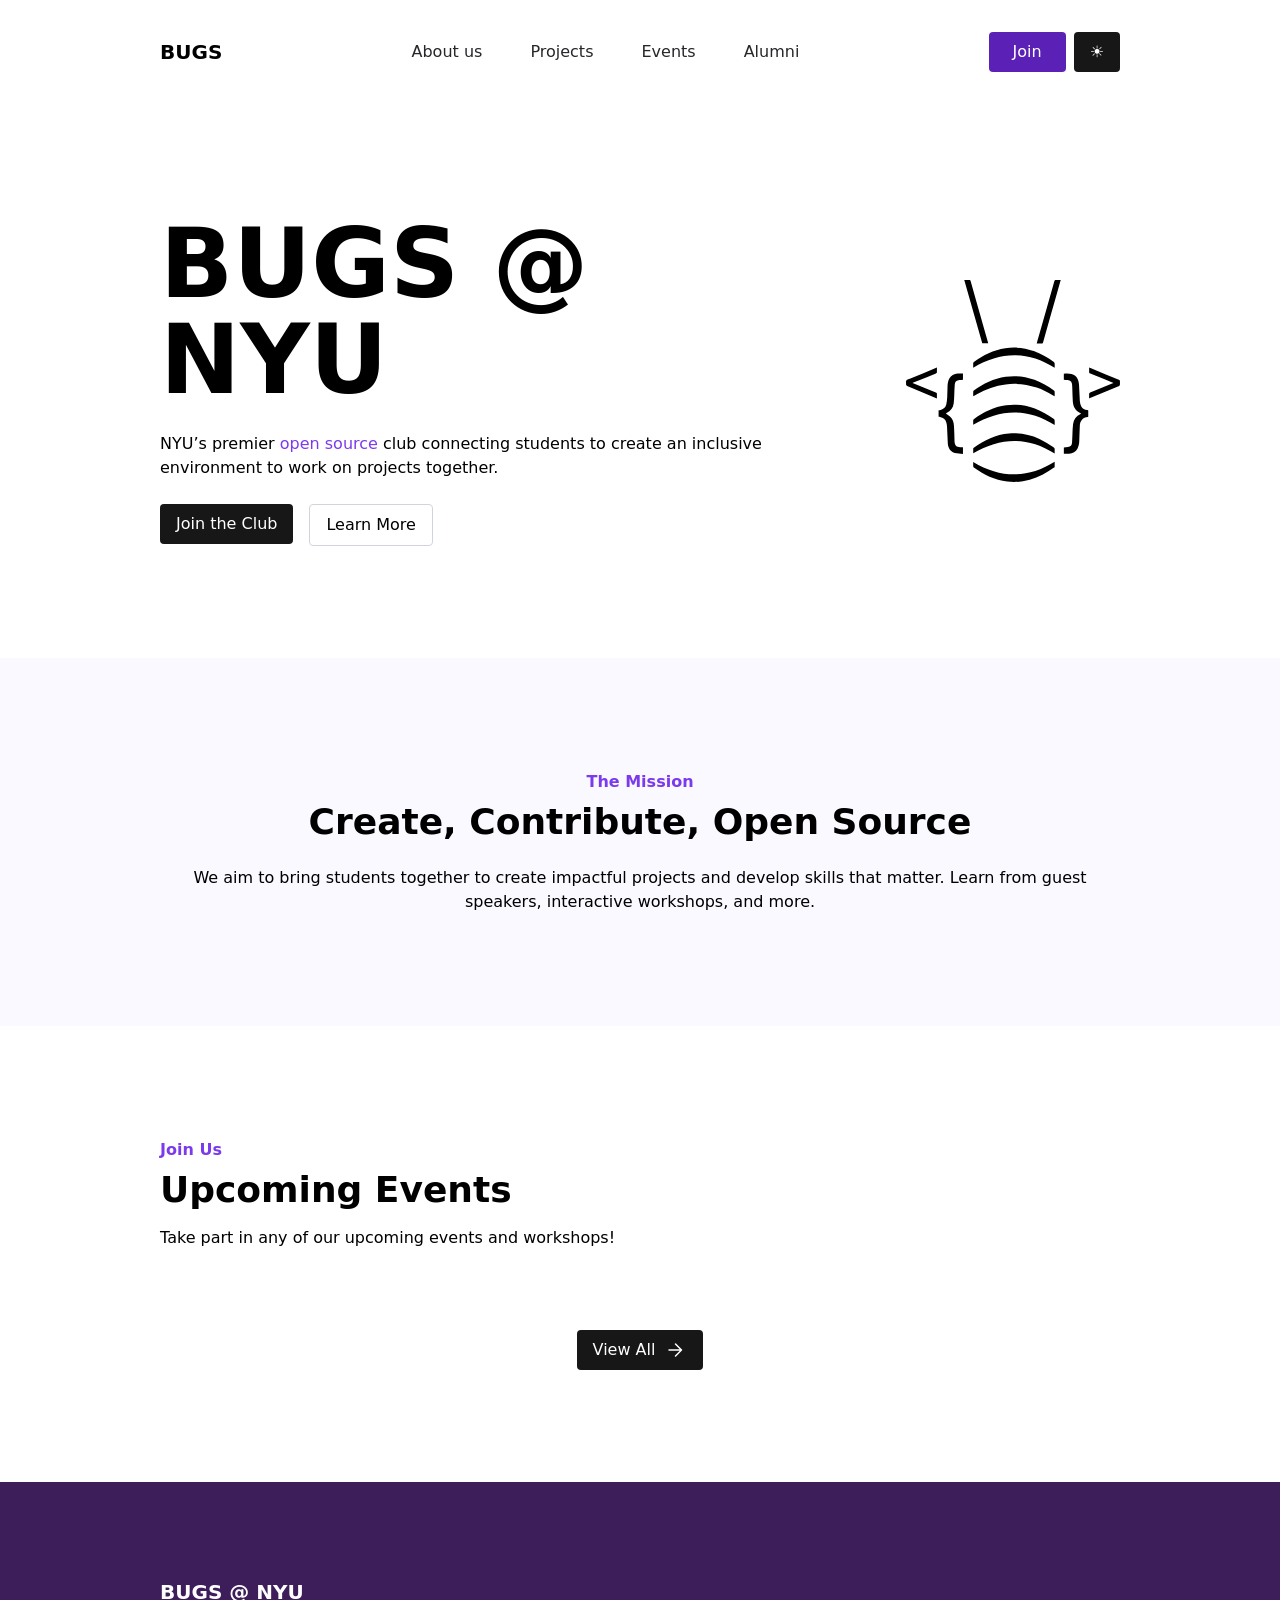
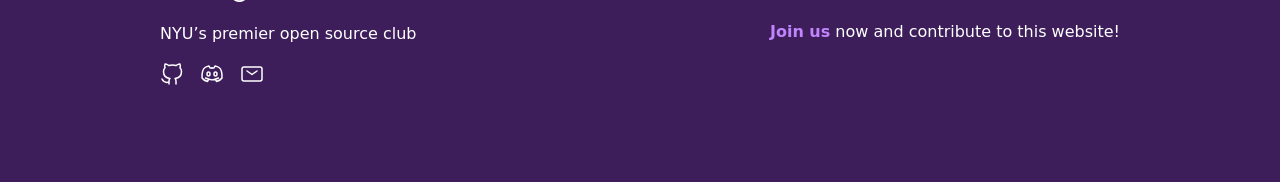
<file: index.html>
<!DOCTYPE html><html><head><meta charSet="utf-8"/><meta http-equiv="x-ua-compatible" content="ie=edge"/><meta name="viewport" content="width=device-width, initial-scale=1, shrink-to-fit=no"/><meta name="generator" content="Gatsby 5.6.0"/><style data-href="/styles.759b5fa7ef268a4a8e64.css" data-identity="gatsby-global-css">/*
! tailwindcss v3.2.4 | MIT License | https://tailwindcss.com
*/*,:after,:before{border:0 solid #e5e7eb;box-sizing:border-box}:after,:before{--tw-content:""}html{-webkit-text-size-adjust:100%;font-feature-settings:normal;font-family:ui-sans-serif,system-ui,-apple-system,BlinkMacSystemFont,Segoe UI,Roboto,Helvetica Neue,Arial,Noto Sans,sans-serif,Apple Color Emoji,Segoe UI Emoji,Segoe UI Symbol,Noto Color Emoji;line-height:1.5;-moz-tab-size:4;-o-tab-size:4;tab-size:4}body{line-height:inherit;margin:0}hr{border-top-width:1px;color:inherit;height:0}abbr:where([title]){-webkit-text-decoration:underline dotted;text-decoration:underline dotted}h1,h2,h3,h4,h5,h6{font-size:inherit;font-weight:inherit}a{color:inherit;text-decoration:inherit}b,strong{font-weight:bolder}code,kbd,pre,samp{font-family:ui-monospace,SFMono-Regular,Menlo,Monaco,Consolas,Liberation Mono,Courier New,monospace;font-size:1em}small{font-size:80%}sub,sup{font-size:75%;line-height:0;position:relative;vertical-align:baseline}sub{bottom:-.25em}sup{top:-.5em}table{border-collapse:collapse;border-color:inherit;text-indent:0}button,input,optgroup,select,textarea{color:inherit;font-family:inherit;font-size:100%;font-weight:inherit;line-height:inherit;margin:0;padding:0}button,select{text-transform:none}[type=button],[type=reset],[type=submit],button{-webkit-appearance:button;background-color:transparent;background-image:none}:-moz-focusring{outline:auto}:-moz-ui-invalid{box-shadow:none}progress{vertical-align:baseline}::-webkit-inner-spin-button,::-webkit-outer-spin-button{height:auto}[type=search]{-webkit-appearance:textfield;outline-offset:-2px}::-webkit-search-decoration{-webkit-appearance:none}::-webkit-file-upload-button{-webkit-appearance:button;font:inherit}summary{display:list-item}blockquote,dd,dl,figure,h1,h2,h3,h4,h5,h6,hr,p,pre{margin:0}fieldset{margin:0}fieldset,legend{padding:0}menu,ol,ul{list-style:none;margin:0;padding:0}textarea{resize:vertical}input::-moz-placeholder,textarea::-moz-placeholder{color:#9ca3af;opacity:1}input::placeholder,textarea::placeholder{color:#9ca3af;opacity:1}[role=button],button{cursor:pointer}:disabled{cursor:default}audio,canvas,embed,iframe,img,object,svg,video{display:block;vertical-align:middle}img,video{height:auto;max-width:100%}[hidden]{display:none}*,:after,:before{--tw-border-spacing-x:0;--tw-border-spacing-y:0;--tw-translate-x:0;--tw-translate-y:0;--tw-rotate:0;--tw-skew-x:0;--tw-skew-y:0;--tw-scale-x:1;--tw-scale-y:1;--tw-pan-x: ;--tw-pan-y: ;--tw-pinch-zoom: ;--tw-scroll-snap-strictness:proximity;--tw-ordinal: ;--tw-slashed-zero: ;--tw-numeric-figure: ;--tw-numeric-spacing: ;--tw-numeric-fraction: ;--tw-ring-inset: ;--tw-ring-offset-width:0px;--tw-ring-offset-color:#fff;--tw-ring-color:rgba(59,130,246,.5);--tw-ring-offset-shadow:0 0 #0000;--tw-ring-shadow:0 0 #0000;--tw-shadow:0 0 #0000;--tw-shadow-colored:0 0 #0000;--tw-blur: ;--tw-brightness: ;--tw-contrast: ;--tw-grayscale: ;--tw-hue-rotate: ;--tw-invert: ;--tw-saturate: ;--tw-sepia: ;--tw-drop-shadow: ;--tw-backdrop-blur: ;--tw-backdrop-brightness: ;--tw-backdrop-contrast: ;--tw-backdrop-grayscale: ;--tw-backdrop-hue-rotate: ;--tw-backdrop-invert: ;--tw-backdrop-opacity: ;--tw-backdrop-saturate: ;--tw-backdrop-sepia: }::backdrop{--tw-border-spacing-x:0;--tw-border-spacing-y:0;--tw-translate-x:0;--tw-translate-y:0;--tw-rotate:0;--tw-skew-x:0;--tw-skew-y:0;--tw-scale-x:1;--tw-scale-y:1;--tw-pan-x: ;--tw-pan-y: ;--tw-pinch-zoom: ;--tw-scroll-snap-strictness:proximity;--tw-ordinal: ;--tw-slashed-zero: ;--tw-numeric-figure: ;--tw-numeric-spacing: ;--tw-numeric-fraction: ;--tw-ring-inset: ;--tw-ring-offset-width:0px;--tw-ring-offset-color:#fff;--tw-ring-color:rgba(59,130,246,.5);--tw-ring-offset-shadow:0 0 #0000;--tw-ring-shadow:0 0 #0000;--tw-shadow:0 0 #0000;--tw-shadow-colored:0 0 #0000;--tw-blur: ;--tw-brightness: ;--tw-contrast: ;--tw-grayscale: ;--tw-hue-rotate: ;--tw-invert: ;--tw-saturate: ;--tw-sepia: ;--tw-drop-shadow: ;--tw-backdrop-blur: ;--tw-backdrop-brightness: ;--tw-backdrop-contrast: ;--tw-backdrop-grayscale: ;--tw-backdrop-hue-rotate: ;--tw-backdrop-invert: ;--tw-backdrop-opacity: ;--tw-backdrop-saturate: ;--tw-backdrop-sepia: }.-m-8{margin:-2rem}.mx-auto{margin-left:auto;margin-right:auto}.mx-4{margin-left:1rem;margin-right:1rem}.my-2{margin-bottom:.5rem;margin-top:.5rem}.mb-0{margin-bottom:0}.mt-6{margin-top:1.5rem}.mt-2{margin-top:.5rem}.mt-4{margin-top:1rem}.mt-12{margin-top:3rem}.mb-16{margin-bottom:4rem}.mb-4{margin-bottom:1rem}.mb-8{margin-bottom:2rem}.mt-8{margin-top:2rem}.mb-12{margin-bottom:3rem}.block{display:block}.inline-block{display:inline-block}.flex{display:flex}.grid{display:grid}.hidden{display:none}.h-64{height:16rem}.h-full{height:100%}.h-48{height:12rem}.h-10{height:2.5rem}.h-44{height:11rem}.h-0{height:0}.min-h-screen{min-height:100vh}.min-h-\[calc\(100vh-12rem\)\]{min-height:calc(100vh - 12rem)}.w-full{width:100%}.w-10{width:2.5rem}.max-w-5xl{max-width:64rem}.flex-shrink-0{flex-shrink:0}.flex-grow,.grow{flex-grow:1}.cursor-not-allowed{cursor:not-allowed}.cursor-pointer{cursor:pointer}.resize{resize:both}.grid-cols-1{grid-template-columns:repeat(1,minmax(0,1fr))}.flex-row{flex-direction:row}.flex-col{flex-direction:column}.flex-wrap{flex-wrap:wrap}.items-start{align-items:flex-start}.items-center{align-items:center}.justify-center{justify-content:center}.justify-between{justify-content:space-between}.gap-8{gap:2rem}.gap-2{gap:.5rem}.gap-4{gap:1rem}.gap-12{gap:3rem}.gap-x-2{-moz-column-gap:.5rem;column-gap:.5rem}.gap-y-4{row-gap:1rem}.gap-x-4{-moz-column-gap:1rem;column-gap:1rem}.space-x-32>:not([hidden])~:not([hidden]){--tw-space-x-reverse:0;margin-left:calc(8rem*(1 - var(--tw-space-x-reverse)));margin-right:calc(8rem*var(--tw-space-x-reverse))}.space-y-4>:not([hidden])~:not([hidden]){--tw-space-y-reverse:0;margin-bottom:calc(1rem*var(--tw-space-y-reverse));margin-top:calc(1rem*(1 - var(--tw-space-y-reverse)))}.justify-self-end{justify-self:end}.truncate{overflow:hidden;text-overflow:ellipsis;white-space:nowrap}.rounded-sm{border-radius:.125rem}.rounded{border-radius:.25rem}.rounded-lg{border-radius:.5rem}.rounded-2xl{border-radius:1rem}.rounded-t-lg{border-top-left-radius:.5rem;border-top-right-radius:.5rem}.border{border-width:1px}.border-gray-300{--tw-border-opacity:1;border-color:rgb(209 213 219/var(--tw-border-opacity))}.bg-\[\#F9F9FF\]{--tw-bg-opacity:1;background-color:rgb(249 249 255/var(--tw-bg-opacity))}.bg-white{--tw-bg-opacity:1;background-color:rgb(255 255 255/var(--tw-bg-opacity))}.bg-neutral-900{--tw-bg-opacity:1;background-color:rgb(23 23 23/var(--tw-bg-opacity))}.bg-violet-800{--tw-bg-opacity:1;background-color:rgb(91 33 182/var(--tw-bg-opacity))}.bg-\[\#3D1E5B\]{--tw-bg-opacity:1;background-color:rgb(61 30 91/var(--tw-bg-opacity))}.object-cover{-o-object-fit:cover;object-fit:cover}.p-4{padding:1rem}.p-8{padding:2rem}.p-16{padding:4rem}.px-8{padding-left:2rem;padding-right:2rem}.py-8{padding-bottom:2rem;padding-top:2rem}.py-24{padding-bottom:6rem;padding-top:6rem}.px-2{padding-left:.5rem;padding-right:.5rem}.py-1{padding-bottom:.25rem;padding-top:.25rem}.px-4{padding-left:1rem;padding-right:1rem}.py-2{padding-bottom:.5rem;padding-top:.5rem}.py-3{padding-bottom:.75rem;padding-top:.75rem}.px-6{padding-left:1.5rem;padding-right:1.5rem}.text-center{text-align:center}.text-xl{font-size:1.25rem;line-height:1.75rem}.text-4xl{font-size:2.25rem;line-height:2.5rem}.text-2xl{font-size:1.5rem;line-height:2rem}.text-5xl{font-size:3rem;line-height:1}.text-sm{font-size:.875rem;line-height:1.25rem}.text-lg{font-size:1.125rem;line-height:1.75rem}.font-bold{font-weight:700}.font-semibold{font-weight:600}.text-purple-600{--tw-text-opacity:1;color:rgb(147 51 234/var(--tw-text-opacity))}.text-violet-600{--tw-text-opacity:1;color:rgb(124 58 237/var(--tw-text-opacity))}.text-black{--tw-text-opacity:1;color:rgb(0 0 0/var(--tw-text-opacity))}.text-white{--tw-text-opacity:1;color:rgb(255 255 255/var(--tw-text-opacity))}.text-zinc-600{--tw-text-opacity:1;color:rgb(82 82 91/var(--tw-text-opacity))}.text-purple-400{--tw-text-opacity:1;color:rgb(192 132 252/var(--tw-text-opacity))}.text-zinc-800{--tw-text-opacity:1;color:rgb(39 39 42/var(--tw-text-opacity))}.antialiased{-webkit-font-smoothing:antialiased;-moz-osx-font-smoothing:grayscale}.opacity-50{opacity:.5}.shadow{--tw-shadow:0 1px 3px 0 rgba(0,0,0,.1),0 1px 2px -1px rgba(0,0,0,.1);--tw-shadow-colored:0 1px 3px 0 var(--tw-shadow-color),0 1px 2px -1px var(--tw-shadow-color);box-shadow:var(--tw-ring-offset-shadow,0 0 #0000),var(--tw-ring-shadow,0 0 #0000),var(--tw-shadow)}.drop-shadow-\[0_8px_16px_rgba\(151\2c 151\2c 151\2c 0\.25\)\]{--tw-drop-shadow:drop-shadow(0 8px 16px hsla(0,0%,59%,.25))}.drop-shadow-\[0_8px_16px_rgba\(151\2c 151\2c 151\2c 0\.25\)\],.filter{filter:var(--tw-blur) var(--tw-brightness) var(--tw-contrast) var(--tw-grayscale) var(--tw-hue-rotate) var(--tw-invert) var(--tw-saturate) var(--tw-sepia) var(--tw-drop-shadow)}.transition-colors{transition-duration:.15s;transition-property:color,background-color,border-color,text-decoration-color,fill,stroke;transition-timing-function:cubic-bezier(.4,0,.2,1)}.transition{transition-duration:.15s;transition-property:color,background-color,border-color,text-decoration-color,fill,stroke,opacity,box-shadow,transform,filter,-webkit-backdrop-filter;transition-property:color,background-color,border-color,text-decoration-color,fill,stroke,opacity,box-shadow,transform,filter,backdrop-filter;transition-property:color,background-color,border-color,text-decoration-color,fill,stroke,opacity,box-shadow,transform,filter,backdrop-filter,-webkit-backdrop-filter;transition-timing-function:cubic-bezier(.4,0,.2,1)}.transition-height{transition-duration:.15s;transition-property:height;transition-timing-function:cubic-bezier(.4,0,.2,1)}.duration-100{transition-duration:.1s}.hover\:bg-gray-100:hover{--tw-bg-opacity:1;background-color:rgb(243 244 246/var(--tw-bg-opacity))}.hover\:bg-neutral-800:hover{--tw-bg-opacity:1;background-color:rgb(38 38 38/var(--tw-bg-opacity))}.hover\:bg-violet-600:hover{--tw-bg-opacity:1;background-color:rgb(124 58 237/var(--tw-bg-opacity))}.hover\:bg-gray-200:hover{--tw-bg-opacity:1;background-color:rgb(229 231 235/var(--tw-bg-opacity))}.dark .dark\:border-gray-300{--tw-border-opacity:1;border-color:rgb(209 213 219/var(--tw-border-opacity))}.dark .dark\:border-neutral-700{--tw-border-opacity:1;border-color:rgb(64 64 64/var(--tw-border-opacity))}.dark .dark\:bg-neutral-800{--tw-bg-opacity:1;background-color:rgb(38 38 38/var(--tw-bg-opacity))}.dark .dark\:bg-neutral-900{--tw-bg-opacity:1;background-color:rgb(23 23 23/var(--tw-bg-opacity))}.dark .dark\:bg-zinc-900{--tw-bg-opacity:1;background-color:rgb(24 24 27/var(--tw-bg-opacity))}.dark .dark\:text-white{--tw-text-opacity:1;color:rgb(255 255 255/var(--tw-text-opacity))}.dark .dark\:text-zinc-400{--tw-text-opacity:1;color:rgb(161 161 170/var(--tw-text-opacity))}.dark .dark\:text-stone-100{--tw-text-opacity:1;color:rgb(245 245 244/var(--tw-text-opacity))}.dark .dark\:hover\:bg-neutral-600:hover{--tw-bg-opacity:1;background-color:rgb(82 82 82/var(--tw-bg-opacity))}.dark .dark\:hover\:bg-neutral-800:hover{--tw-bg-opacity:1;background-color:rgb(38 38 38/var(--tw-bg-opacity))}@media (min-width:640px){.sm\:grid-cols-2{grid-template-columns:repeat(2,minmax(0,1fr))}}@media (min-width:768px){.md\:mt-0{margin-top:0}.md\:mb-0{margin-bottom:0}.md\:block{display:block}.md\:inline-block{display:inline-block}.md\:flex{display:flex}.md\:hidden{display:none}.md\:h-auto{height:auto}.md\:w-auto{width:auto}.md\:flex-grow{flex-grow:1}.md\:grid-cols-2{grid-template-columns:repeat(2,minmax(0,1fr))}.md\:flex-row{flex-direction:row}.md\:items-center{align-items:center}.md\:justify-center{justify-content:center}.md\:gap-0{gap:0}.md\:space-x-4>:not([hidden])~:not([hidden]){--tw-space-x-reverse:0;margin-left:calc(1rem*(1 - var(--tw-space-x-reverse)));margin-right:calc(1rem*var(--tw-space-x-reverse))}.md\:space-y-0>:not([hidden])~:not([hidden]){--tw-space-y-reverse:0;margin-bottom:calc(0px*var(--tw-space-y-reverse));margin-top:calc(0px*(1 - var(--tw-space-y-reverse)))}.md\:space-x-12>:not([hidden])~:not([hidden]){--tw-space-x-reverse:0;margin-left:calc(3rem*(1 - var(--tw-space-x-reverse)));margin-right:calc(3rem*var(--tw-space-x-reverse))}}@media (min-width:1024px){.lg\:grid-cols-3{grid-template-columns:repeat(3,minmax(0,1fr))}.lg\:py-28{padding-bottom:7rem;padding-top:7rem}.lg\:text-8xl{font-size:6rem;line-height:1}}.dark .\[\&\>path\]\:dark\:fill-white>path{fill:#fff}</style><style>.gatsby-image-wrapper{position:relative;overflow:hidden}.gatsby-image-wrapper picture.object-fit-polyfill{position:static!important}.gatsby-image-wrapper img{bottom:0;height:100%;left:0;margin:0;max-width:none;padding:0;position:absolute;right:0;top:0;width:100%;object-fit:cover}.gatsby-image-wrapper [data-main-image]{opacity:0;transform:translateZ(0);transition:opacity .25s linear;will-change:opacity}.gatsby-image-wrapper-constrained{display:inline-block;vertical-align:top}</style><noscript><style>.gatsby-image-wrapper noscript [data-main-image]{opacity:1!important}.gatsby-image-wrapper [data-placeholder-image]{opacity:0!important}</style></noscript><script type="module">const e="undefined"!=typeof HTMLImageElement&&"loading"in HTMLImageElement.prototype;e&&document.body.addEventListener("load",(function(e){const t=e.target;if(void 0===t.dataset.mainImage)return;if(void 0===t.dataset.gatsbyImageSsr)return;let a=null,n=t;for(;null===a&&n;)void 0!==n.parentNode.dataset.gatsbyImageWrapper&&(a=n.parentNode),n=n.parentNode;const o=a.querySelector("[data-placeholder-image]"),r=new Image;r.src=t.currentSrc,r.decode().catch((()=>{})).then((()=>{t.style.opacity=1,o&&(o.style.opacity=0,o.style.transition="opacity 500ms linear")}))}),!0);</script><link rel="sitemap" type="application/xml" href="/sitemap-index.xml"/><link rel="icon" href="/favicon-32x32.png?v=020940748c1f26abe38ecc937d8e483f" type="image/png"/><link rel="manifest" href="/manifest.webmanifest" crossorigin="anonymous"/><link rel="apple-touch-icon" sizes="48x48" href="/icons/icon-48x48.png?v=020940748c1f26abe38ecc937d8e483f"/><link rel="apple-touch-icon" sizes="72x72" href="/icons/icon-72x72.png?v=020940748c1f26abe38ecc937d8e483f"/><link rel="apple-touch-icon" sizes="96x96" href="/icons/icon-96x96.png?v=020940748c1f26abe38ecc937d8e483f"/><link rel="apple-touch-icon" sizes="144x144" href="/icons/icon-144x144.png?v=020940748c1f26abe38ecc937d8e483f"/><link rel="apple-touch-icon" sizes="192x192" href="/icons/icon-192x192.png?v=020940748c1f26abe38ecc937d8e483f"/><link rel="apple-touch-icon" sizes="256x256" href="/icons/icon-256x256.png?v=020940748c1f26abe38ecc937d8e483f"/><link rel="apple-touch-icon" sizes="384x384" href="/icons/icon-384x384.png?v=020940748c1f26abe38ecc937d8e483f"/><link rel="apple-touch-icon" sizes="512x512" href="/icons/icon-512x512.png?v=020940748c1f26abe38ecc937d8e483f"/><title data-gatsby-head="true">Home Page</title></head><body><div id="___gatsby"><div style="outline:none" tabindex="-1" id="gatsby-focus-wrapper"><div class="min-h-screen antialiased dark"><div class="light:bg-white dark:bg-zinc-900"><header><nav class="flex max-w-5xl mx-auto items-center justify-between flex-wrap p-8"><div class="flex items-center flex-shrink-0"><a aria-current="page" class="text-xl font-bold dark:text-stone-100" href="/">BUGS</a></div><div class="block md:hidden"><button class="flex w-10 h-10 items-center justify-center"><svg width="1.5em" height="1.5em" stroke-width="1.5" viewBox="0 0 24 24" fill="none" xmlns="http://www.w3.org/2000/svg" color="currentColor"><path d="M3 5h18M3 12h18M3 19h18" stroke="currentColor" stroke-linecap="round" stroke-linejoin="round"></path></svg></button></div><div class="h-0 w-full block truncate flex-grow mt-2 transition-height duration-100 md:mt-0 md:flex md:items-center md:w-auto md:h-auto"><div class="md:flex md:flex-row md:flex-grow md:space-x-12 md:justify-center"><a class="text-zinc-800 block mb-4 md:mb-0 md:inline-block dark:text-stone-100" href="/about/">About us</a><a class="text-zinc-800 block mb-4 md:mb-0 md:inline-block dark:text-stone-100" href="/projects/">Projects</a><a class="text-zinc-800 block mb-4 md:mb-0 md:inline-block dark:text-stone-100" href="/events/">Events</a><a class="text-zinc-800 block mb-4 md:mb-0 md:inline-block dark:text-stone-100" href="/alumni/">Alumni</a></div><div class="md:flex md:flex-row gap-2"><a href="https://discord.gg/75jgtXy7rz"><button class="px-4 py-2 rounded bg-violet-800 hover:bg-violet-600 text-white px-6">Join</button></a><button class="px-4 py-2 rounded bg-neutral-900 dark:bg-neutral-800 hover:bg-neutral-800 dark:hover:bg-neutral-600 text-white pv-6">🌙</button></div></div></nav></header><main class="w-full min-h-[calc(100vh-12rem)] dark:text-white"><div class="max-w-5xl mx-auto px-8 flex space-x-32 items-center py-24 lg:py-28"><div><h1 class="text-5xl lg:text-8xl font-bold">BUGS @ NYU</h1><p class="mt-6">NYU’s premier <span class="text-violet-600">open source</span> club connecting students to create an inclusive environment to work on projects together.</p><div class="mt-6 flex flex-col space-y-4 md:flex-row md:space-x-4 md:space-y-0"><a href="https://discord.gg/75jgtXy7rz"><button class="px-4 py-2 rounded bg-neutral-900 dark:bg-neutral-800 hover:bg-neutral-800 dark:hover:bg-neutral-600 text-white">Join the Club</button></a><a href="/about/"><button class="px-4 py-2 rounded bg-white dark:bg-neutral-900 dark:border-gray-300 border-gray-300 border hover:bg-gray-100 text-black dark:text-white">Learn More</button></a></div></div><div class="hidden md:block"><svg class="[&amp;&gt;path]:dark:fill-white" width="214" height="202" viewBox="0 0 214 202" fill="none"><path d="M56.9672 173.984C54.2121 173.711 51.4903 173.746 48.9382 173.118C44.7936 172.097 42.0441 168.184 41.8062 163.555C41.5142 157.875 41.3236 152.19 41.0176 146.51C40.9453 145.175 40.7089 143.818 40.325 142.536C39.4085 139.466 37.2667 137.65 34.022 137.104C33.5686 137.029 33.1152 136.954 32.5923 136.868V130.287C33.2876 130.158 34.0192 130.046 34.7382 129.884C37.5546 129.247 39.5462 127.55 40.2249 124.871C40.8424 122.435 41.0622 119.876 41.2054 117.357C41.4293 113.435 41.3695 109.5 41.567 105.577C41.688 103.17 42.1039 100.797 43.3097 98.6109C45.1066 95.35 47.9855 93.7972 51.6377 93.5224C53.3776 93.3918 55.1355 93.5004 56.9644 93.5004V99.7597C55.8129 99.8532 54.6585 99.9191 53.5097 100.044C50.411 100.381 49.0856 101.455 48.7685 104.455C48.4375 107.581 48.4653 110.742 48.304 113.888C48.1454 116.989 48.1288 120.111 47.7226 123.182C47.1329 127.647 44.7311 131.008 40.5281 133.038C40.3042 133.145 40.0969 133.287 39.8925 133.427C39.8327 133.468 39.8104 133.559 39.8285 133.527C41.2193 134.518 42.6991 135.391 43.9536 136.504C46.7978 139.031 47.7574 142.451 47.9869 146.013C48.3082 150.991 48.361 155.987 48.5293 160.975C48.5446 161.424 48.5307 161.879 48.5961 162.323C49.1107 165.812 50.5028 167.029 54.1592 167.216C55.073 167.263 55.9867 167.311 56.9686 167.361C56.9672 169.491 56.9672 171.523 56.9672 173.984ZM157.827 99.7611V93.635C165.603 92.6841 172.329 94.6712 173.01 104.134C173.421 109.843 173.456 115.578 173.857 121.287C173.98 123.031 174.511 124.849 175.297 126.423C176.433 128.698 178.597 129.816 181.176 130.088C181.733 130.147 182.28 130.116 182.272 130.916C182.249 132.874 182.265 134.834 182.265 136.766C182.045 136.851 181.934 136.925 181.818 136.934C176.757 137.332 174.099 140.614 173.821 145.826C173.551 150.891 173.503 155.966 173.268 161.033C173.151 163.565 172.794 166.073 171.564 168.384C169.773 171.754 166.812 173.346 163.075 173.654C161.375 173.794 159.652 173.678 157.849 173.678V167.41C159.21 167.286 160.587 167.255 161.925 167.018C164.692 166.529 165.796 165.452 166.037 162.701C166.304 159.65 166.303 156.577 166.463 153.516C166.628 150.335 166.639 147.126 167.091 143.982C167.748 139.414 170.17 135.92 174.592 133.942C174.741 133.875 174.871 133.769 175.159 133.586C174.752 133.335 174.433 133.111 174.09 132.932C169.45 130.523 167.187 126.603 166.834 121.631C166.527 117.309 166.489 112.97 166.312 108.64C166.251 107.129 166.221 105.608 166.019 104.113C165.68 101.596 164.315 100.351 161.74 100.073C160.461 99.9356 159.174 99.8669 157.827 99.7611ZM67.2048 116.313C67.2048 114.565 67.17 113.058 67.2326 111.554C67.2465 111.224 67.5344 110.809 67.8223 110.599C77.3339 103.621 87.7356 98.5257 99.6102 96.7956C109.488 95.3555 119.147 96.3971 128.505 99.8697C135.526 102.475 141.925 106.166 147.942 110.515C148.266 110.75 148.623 111.182 148.642 111.538C148.72 113.04 148.676 114.549 148.676 116.265C147.904 115.853 147.286 115.538 146.684 115.198C141.533 112.299 136.369 109.427 130.699 107.558C120.581 104.226 110.24 103.092 99.6227 104.409C89.3295 105.684 79.8582 109.217 70.8974 114.198C69.7347 114.841 68.5914 115.516 67.2048 116.313ZM67.2048 181.908C94.4281 198.186 121.446 198.829 148.662 181.814C148.662 183.709 148.688 185.314 148.634 186.916C148.626 187.16 148.288 187.443 148.037 187.621C140.6 192.959 132.676 197.389 123.729 199.861C116.35 201.9 108.842 202.493 101.219 201.59C88.6828 200.106 77.8179 194.811 67.8098 187.582C67.5233 187.374 67.2452 186.953 67.2312 186.622C67.1701 185.122 67.2048 183.617 67.2048 181.908ZM148.677 173.495C121.448 156.436 94.4379 157.135 67.2271 173.374C67.2271 171.589 67.2062 169.947 67.2521 168.306C67.2577 168.094 67.5845 167.855 67.8098 167.692C78.3019 160.068 89.7537 154.641 102.965 153.516C113.62 152.609 123.8 154.493 133.458 159.023C138.533 161.404 143.292 164.28 147.841 167.509C148.449 167.94 148.725 168.377 148.693 169.118C148.636 170.459 148.677 171.805 148.677 173.495ZM67.2034 87.7275C67.2034 86.0304 67.1617 84.5559 67.2326 83.0883C67.2507 82.7173 67.5372 82.2473 67.8515 82.0178C77.2644 75.1291 87.5451 70.0584 99.275 68.2926C109.229 66.7934 118.978 67.7869 128.426 71.2842C135.447 73.8827 141.858 77.5504 147.857 81.9244C148.273 82.2281 148.601 82.8794 148.641 83.3947C148.75 84.7607 148.677 86.1403 148.677 87.8305C121.473 70.7606 94.4184 71.4601 67.2034 87.7275ZM148.677 144.937C121.434 127.877 94.3781 128.565 67.2062 144.835C67.2062 143.1 67.177 141.558 67.2326 140.019C67.2438 139.725 67.5303 139.362 67.7959 139.168C77.4535 132.094 88.0055 126.937 100.082 125.288C109.927 123.944 119.532 125.035 128.833 128.551C135.719 131.155 142.008 134.779 147.912 139.068C148.3 139.35 148.61 139.958 148.644 140.436C148.74 141.818 148.677 143.211 148.677 144.937ZM154.727 0.0252688C153.224 5.3543 151.787 10.469 150.338 15.5795C145.928 31.1213 141.502 46.6604 137.12 62.2105C136.867 63.1065 136.541 63.4954 135.537 63.4363C134.004 63.347 132.461 63.4129 130.726 63.4129C131.212 61.6787 131.644 60.1163 132.088 58.5566C137.513 39.4749 142.95 20.3973 148.339 1.30737C148.634 0.263 149.1 -0.0489363 150.143 0.00603042C151.597 0.0843581 153.06 0.0252688 154.727 0.0252688ZM82.2323 63.3621H76.2547C70.2729 42.3153 64.2925 21.2795 58.2551 0.0417588C60.2328 0.0417588 62.0241 -0.00496293 63.8071 0.0898547C64.095 0.104971 64.4817 0.713727 64.5957 1.10949C66.3537 7.20118 68.0768 13.3011 69.8042 19.4011C73.8736 33.7639 77.9417 48.1281 82.0098 62.4922C82.0751 62.7217 82.1294 62.9567 82.2323 63.3621ZM6.43429 102.94C7.0226 103.206 7.41897 103.403 7.82786 103.57C15.1545 106.57 22.4784 109.578 29.8204 112.545C30.6229 112.869 31.004 113.227 30.9456 114.129C30.8565 115.513 30.9219 116.907 30.9219 118.502C30.4532 118.314 30.093 118.174 29.7384 118.025C20.2156 114.013 10.6998 109.989 1.16459 106.005C0.350981 105.666 -0.0120136 105.274 0.0616982 104.388C0.172961 103.055 -0.292953 101.428 0.341247 100.456C0.940677 99.5371 2.63049 99.2788 3.85716 98.7662C12.4717 95.1727 21.089 91.5889 29.7078 88.0037C30.0457 87.8635 30.3906 87.7371 30.9191 87.531C30.9191 89.2734 30.972 90.8881 30.8746 92.4931C30.8552 92.816 30.3141 93.2324 29.9219 93.3932C23.057 96.202 16.1782 98.9778 9.30349 101.763C8.41756 102.123 7.5358 102.489 6.43429 102.94ZM207.592 102.942C204.658 101.75 201.965 100.654 199.273 99.5618C194.288 97.5391 189.317 95.4833 184.308 93.5237C183.344 93.1472 183.056 92.6745 183.113 91.7236C183.192 90.3851 183.133 89.0398 183.133 87.5145C184.468 88.0683 185.651 88.5561 186.832 89.0481C195.493 92.6525 204.149 96.2707 212.823 99.8435C213.652 100.184 214.001 100.599 213.939 101.472C213.841 102.812 214.285 104.436 213.652 105.419C213.058 106.342 211.377 106.617 210.154 107.132C201.666 110.717 193.174 114.292 184.682 117.867C184.229 118.058 183.765 118.227 183.138 118.473C183.138 116.721 183.085 115.1 183.184 113.488C183.204 113.172 183.758 112.774 184.152 112.611C191.473 109.584 198.807 106.587 206.136 103.58C206.548 103.412 206.953 103.224 207.592 102.942Z" fill="black"></path></svg></div></div><div class="bg-[#F9F9FF] dark:bg-neutral-800"><div class="max-w-5xl mx-auto px-8 flex flex-col items-center py-24 lg:py-28 text-center"><p class="text-violet-600 font-bold">The Mission</p><h2 class="mt-2 text-4xl font-bold">Create, Contribute, Open Source</h2><p class="mt-6 light:text-zinc-800 dark:text-white">We aim to bring students together to create impactful projects and develop skills that matter. Learn from guest speakers, interactive workshops, and more.</p></div></div><div class="max-w-5xl mx-auto px-8 flex flex-col py-24 lg:py-28"><p class="text-violet-600 font-bold">Join Us</p><h2 class="mt-2 text-4xl font-bold">Upcoming Events</h2><p class="mt-4 mb-12">Take part in any of our upcoming events and workshops!</p><div class="mt-8 flex justify-center"><a href="/events/"><button class="px-4 py-2 rounded bg-neutral-900 dark:bg-neutral-800 hover:bg-neutral-800 dark:hover:bg-neutral-600 text-white flex gap-2">View All <svg width="1.5em" height="1.5em" stroke-width="1.5" viewBox="0 0 24 24" fill="none" xmlns="http://www.w3.org/2000/svg" color="currentColor" class="inline-block"><path d="M6 12h12.5m0 0l-6-6m6 6l-6 6" stroke="currentColor" stroke-linecap="round" stroke-linejoin="round"></path></svg></button></a></div></div></main><footer class="w-full bg-[#3D1E5B] text-white"><div class="mx-auto max-w-5xl px-8 py-24 flex flex-col gap-12 items-start justify-between md:flex-row md:items-center md:gap-0"><div class="flex flex-col gap-y-4"><p class="text-xl font-bold">BUGS @ NYU</p><p>NYU’s premier open source club</p><div class="flex flex-row gap-x-4"><a href="https://github.com/BUGS-NYU" target="_blank" rel="noopener noreferrer"><svg width="1.5em" height="1.5em" stroke-width="1.5" viewBox="0 0 24 24" fill="none" xmlns="http://www.w3.org/2000/svg" color="currentColor"><path d="M16 22.027v-2.87a3.37 3.37 0 00-.94-2.61c3.14-.35 6.44-1.54 6.44-7a5.44 5.44 0 00-1.5-3.75 5.07 5.07 0 00-.09-3.77s-1.18-.35-3.91 1.48a13.38 13.38 0 00-7 0c-2.73-1.83-3.91-1.48-3.91-1.48A5.07 5.07 0 005 5.797a5.44 5.44 0 00-1.5 3.78c0 5.42 3.3 6.61 6.44 7a3.37 3.37 0 00-.94 2.58v2.87M9 20.027c-3 .973-5.5 0-7-3" stroke="currentColor" stroke-linecap="round" stroke-linejoin="round"></path></svg></a><a href="https://discord.com/invite/75jgtXy7rz" target="_blank" rel="noopener noreferrer"><svg width="1.5em" height="1.5em" viewBox="0 0 24 24" stroke-width="1.5" fill="none" xmlns="http://www.w3.org/2000/svg" color="currentColor"><path d="M5.5 16c5 2.5 8 2.5 13 0M15.5 17.5l1 2s4.171-1.328 5.5-3.5c0-1 .53-8.147-3-10.5-1.5-1-4-1.5-4-1.5l-1 2h-2" stroke="currentColor" stroke-linecap="round" stroke-linejoin="round"></path><path d="M8.528 17.5l-1 2s-4.171-1.328-5.5-3.5c0-1-.53-8.147 3-10.5 1.5-1 4-1.5 4-1.5l1 2h2" stroke="currentColor" stroke-linecap="round" stroke-linejoin="round"></path><path d="M8.5 14c-.828 0-1.5-.895-1.5-2s.672-2 1.5-2 1.5.895 1.5 2-.672 2-1.5 2zM15.5 14c-.828 0-1.5-.895-1.5-2s.672-2 1.5-2 1.5.895 1.5 2-.672 2-1.5 2z" stroke="currentColor" stroke-linecap="round" stroke-linejoin="round"></path></svg></a><a href="mailto:bugsnyu@gmail.com" target="_blank" rel="noopener noreferrer"><svg width="1.5em" height="1.5em" stroke-width="1.5" viewBox="0 0 24 24" fill="none" xmlns="http://www.w3.org/2000/svg" color="currentColor"><path d="M7 9l5 3.5L17 9" stroke="currentColor" stroke-linecap="round" stroke-linejoin="round"></path><path d="M2 17V7a2 2 0 012-2h16a2 2 0 012 2v10a2 2 0 01-2 2H4a2 2 0 01-2-2z" stroke="currentColor"></path></svg></a></div></div><p><a href="https://discord.com/invite/75jgtXy7rz" class="text-purple-400 font-bold" target="_blank" rel="noopener noreferrer">Join us</a> <!-- -->now and contribute to this website!</p></div></footer></div></div></div><div id="gatsby-announcer" style="position:absolute;top:0;width:1px;height:1px;padding:0;overflow:hidden;clip:rect(0, 0, 0, 0);white-space:nowrap;border:0" aria-live="assertive" aria-atomic="true"></div></div><script id="gatsby-script-loader">/*<![CDATA[*/window.pagePath="/";/*]]>*/</script><!-- slice-start id="_gatsby-scripts-1" -->
          <script
            id="gatsby-chunk-mapping"
          >
            window.___chunkMapping="{\"app\":[\"/app-4a33805ec63f6f5302e5.js\"],\"component---src-pages-404-tsx\":[\"/component---src-pages-404-tsx-ffa67ae2af5c34a2a3c3.js\"],\"component---src-pages-about-tsx\":[\"/component---src-pages-about-tsx-d0de1e36c99c0cbbdd39.js\"],\"component---src-pages-alumni-tsx\":[\"/component---src-pages-alumni-tsx-fe705cfac41a108fdf9f.js\"],\"component---src-pages-events-tsx\":[\"/component---src-pages-events-tsx-b50c0464fce7db7c4005.js\"],\"component---src-pages-index-tsx\":[\"/component---src-pages-index-tsx-8988052d74b2983cfa9d.js\"],\"component---src-pages-projects-tsx\":[\"/component---src-pages-projects-tsx-4e4f26d50c821195b29a.js\"]}";
          </script>
        <script>window.___webpackCompilationHash="fc4cb433974c010559b7";</script><script src="/webpack-runtime-a85d0d274c1a434b1560.js" async></script><script src="/framework-828d1609012a63ca8b04.js" async></script><script src="/app-4a33805ec63f6f5302e5.js" async></script><!-- slice-end id="_gatsby-scripts-1" --></body></html>
</file>
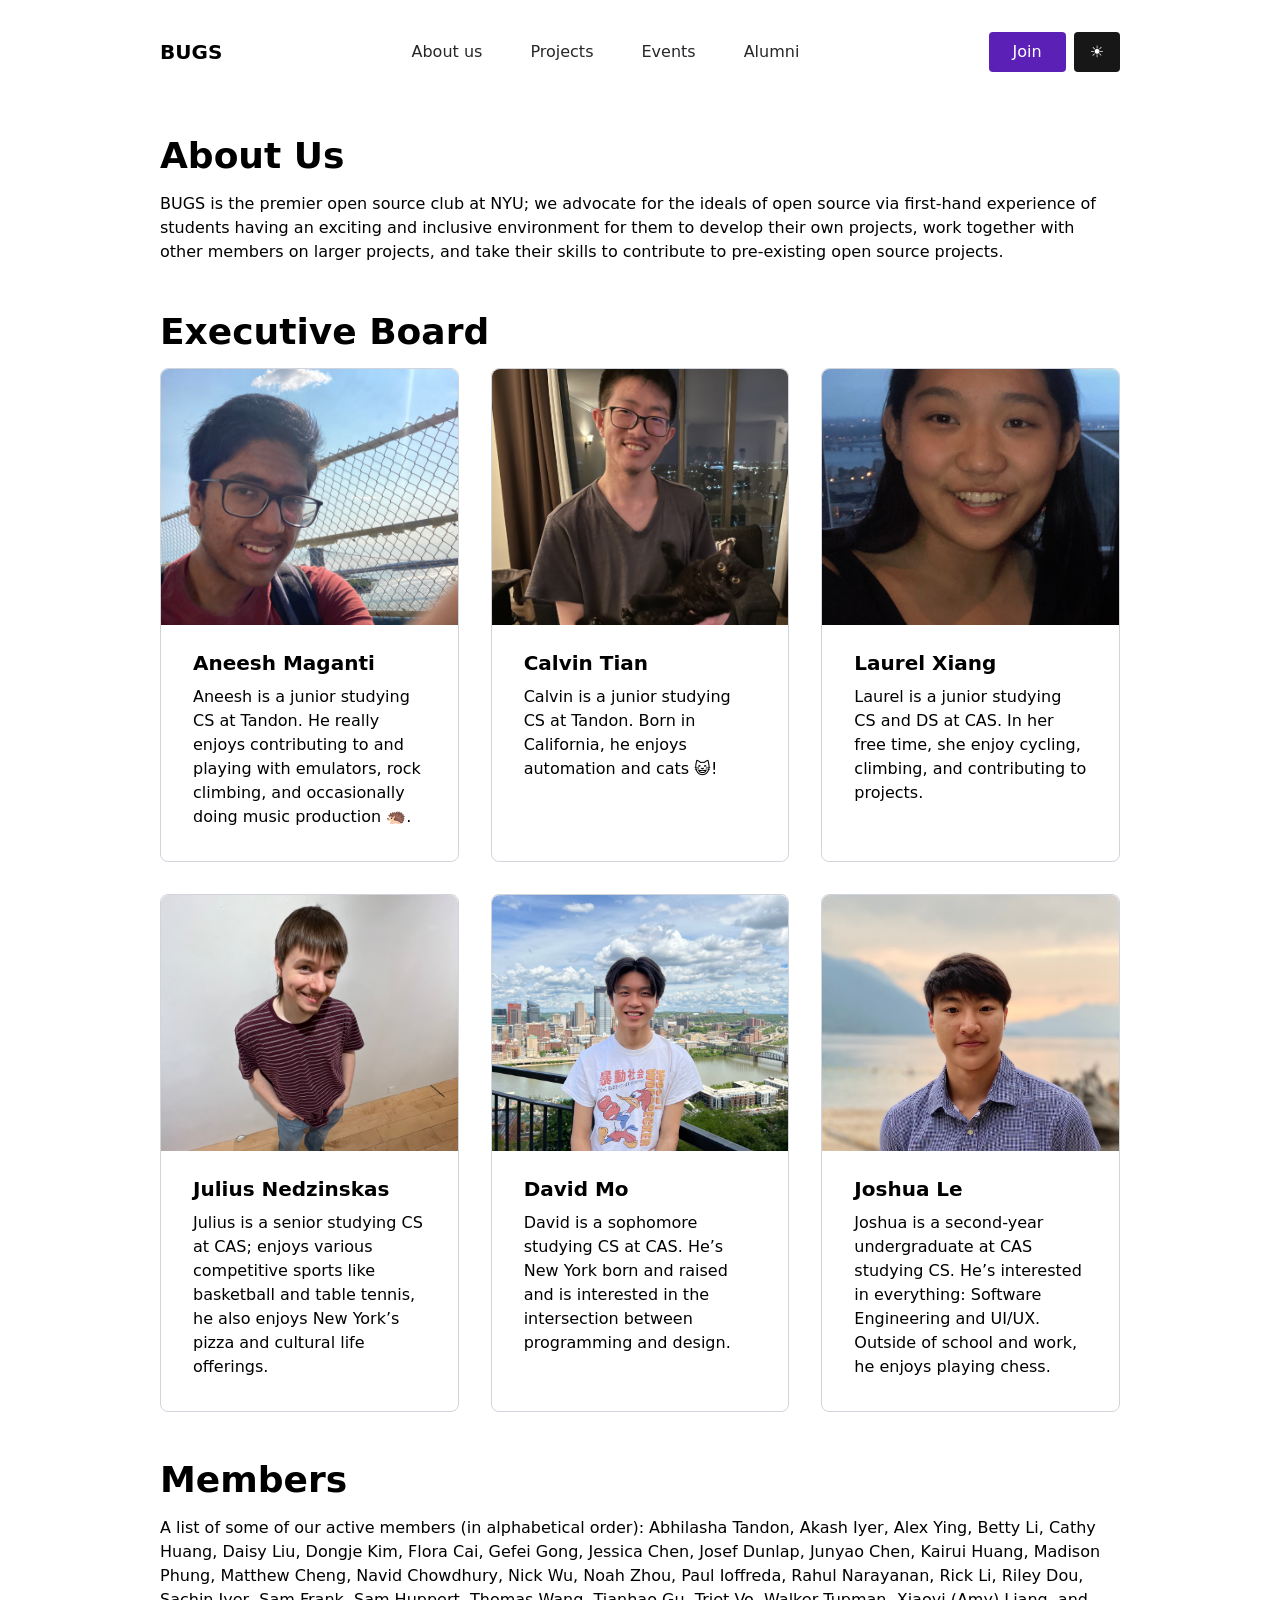
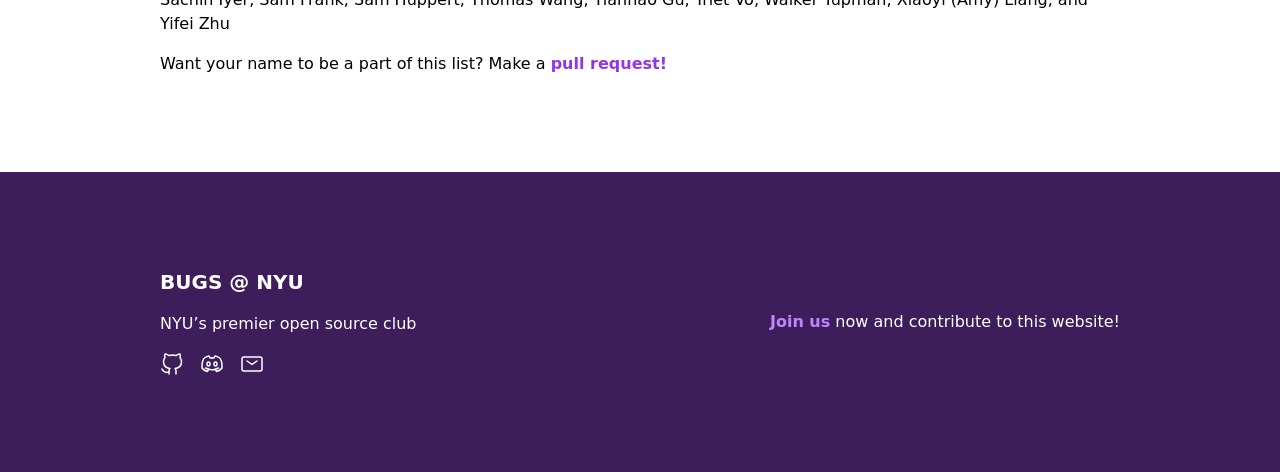
<file: about/index.html>
<!DOCTYPE html><html><head><meta charSet="utf-8"/><meta http-equiv="x-ua-compatible" content="ie=edge"/><meta name="viewport" content="width=device-width, initial-scale=1, shrink-to-fit=no"/><meta name="generator" content="Gatsby 5.6.0"/><style data-href="/styles.759b5fa7ef268a4a8e64.css" data-identity="gatsby-global-css">/*
! tailwindcss v3.2.4 | MIT License | https://tailwindcss.com
*/*,:after,:before{border:0 solid #e5e7eb;box-sizing:border-box}:after,:before{--tw-content:""}html{-webkit-text-size-adjust:100%;font-feature-settings:normal;font-family:ui-sans-serif,system-ui,-apple-system,BlinkMacSystemFont,Segoe UI,Roboto,Helvetica Neue,Arial,Noto Sans,sans-serif,Apple Color Emoji,Segoe UI Emoji,Segoe UI Symbol,Noto Color Emoji;line-height:1.5;-moz-tab-size:4;-o-tab-size:4;tab-size:4}body{line-height:inherit;margin:0}hr{border-top-width:1px;color:inherit;height:0}abbr:where([title]){-webkit-text-decoration:underline dotted;text-decoration:underline dotted}h1,h2,h3,h4,h5,h6{font-size:inherit;font-weight:inherit}a{color:inherit;text-decoration:inherit}b,strong{font-weight:bolder}code,kbd,pre,samp{font-family:ui-monospace,SFMono-Regular,Menlo,Monaco,Consolas,Liberation Mono,Courier New,monospace;font-size:1em}small{font-size:80%}sub,sup{font-size:75%;line-height:0;position:relative;vertical-align:baseline}sub{bottom:-.25em}sup{top:-.5em}table{border-collapse:collapse;border-color:inherit;text-indent:0}button,input,optgroup,select,textarea{color:inherit;font-family:inherit;font-size:100%;font-weight:inherit;line-height:inherit;margin:0;padding:0}button,select{text-transform:none}[type=button],[type=reset],[type=submit],button{-webkit-appearance:button;background-color:transparent;background-image:none}:-moz-focusring{outline:auto}:-moz-ui-invalid{box-shadow:none}progress{vertical-align:baseline}::-webkit-inner-spin-button,::-webkit-outer-spin-button{height:auto}[type=search]{-webkit-appearance:textfield;outline-offset:-2px}::-webkit-search-decoration{-webkit-appearance:none}::-webkit-file-upload-button{-webkit-appearance:button;font:inherit}summary{display:list-item}blockquote,dd,dl,figure,h1,h2,h3,h4,h5,h6,hr,p,pre{margin:0}fieldset{margin:0}fieldset,legend{padding:0}menu,ol,ul{list-style:none;margin:0;padding:0}textarea{resize:vertical}input::-moz-placeholder,textarea::-moz-placeholder{color:#9ca3af;opacity:1}input::placeholder,textarea::placeholder{color:#9ca3af;opacity:1}[role=button],button{cursor:pointer}:disabled{cursor:default}audio,canvas,embed,iframe,img,object,svg,video{display:block;vertical-align:middle}img,video{height:auto;max-width:100%}[hidden]{display:none}*,:after,:before{--tw-border-spacing-x:0;--tw-border-spacing-y:0;--tw-translate-x:0;--tw-translate-y:0;--tw-rotate:0;--tw-skew-x:0;--tw-skew-y:0;--tw-scale-x:1;--tw-scale-y:1;--tw-pan-x: ;--tw-pan-y: ;--tw-pinch-zoom: ;--tw-scroll-snap-strictness:proximity;--tw-ordinal: ;--tw-slashed-zero: ;--tw-numeric-figure: ;--tw-numeric-spacing: ;--tw-numeric-fraction: ;--tw-ring-inset: ;--tw-ring-offset-width:0px;--tw-ring-offset-color:#fff;--tw-ring-color:rgba(59,130,246,.5);--tw-ring-offset-shadow:0 0 #0000;--tw-ring-shadow:0 0 #0000;--tw-shadow:0 0 #0000;--tw-shadow-colored:0 0 #0000;--tw-blur: ;--tw-brightness: ;--tw-contrast: ;--tw-grayscale: ;--tw-hue-rotate: ;--tw-invert: ;--tw-saturate: ;--tw-sepia: ;--tw-drop-shadow: ;--tw-backdrop-blur: ;--tw-backdrop-brightness: ;--tw-backdrop-contrast: ;--tw-backdrop-grayscale: ;--tw-backdrop-hue-rotate: ;--tw-backdrop-invert: ;--tw-backdrop-opacity: ;--tw-backdrop-saturate: ;--tw-backdrop-sepia: }::backdrop{--tw-border-spacing-x:0;--tw-border-spacing-y:0;--tw-translate-x:0;--tw-translate-y:0;--tw-rotate:0;--tw-skew-x:0;--tw-skew-y:0;--tw-scale-x:1;--tw-scale-y:1;--tw-pan-x: ;--tw-pan-y: ;--tw-pinch-zoom: ;--tw-scroll-snap-strictness:proximity;--tw-ordinal: ;--tw-slashed-zero: ;--tw-numeric-figure: ;--tw-numeric-spacing: ;--tw-numeric-fraction: ;--tw-ring-inset: ;--tw-ring-offset-width:0px;--tw-ring-offset-color:#fff;--tw-ring-color:rgba(59,130,246,.5);--tw-ring-offset-shadow:0 0 #0000;--tw-ring-shadow:0 0 #0000;--tw-shadow:0 0 #0000;--tw-shadow-colored:0 0 #0000;--tw-blur: ;--tw-brightness: ;--tw-contrast: ;--tw-grayscale: ;--tw-hue-rotate: ;--tw-invert: ;--tw-saturate: ;--tw-sepia: ;--tw-drop-shadow: ;--tw-backdrop-blur: ;--tw-backdrop-brightness: ;--tw-backdrop-contrast: ;--tw-backdrop-grayscale: ;--tw-backdrop-hue-rotate: ;--tw-backdrop-invert: ;--tw-backdrop-opacity: ;--tw-backdrop-saturate: ;--tw-backdrop-sepia: }.-m-8{margin:-2rem}.mx-auto{margin-left:auto;margin-right:auto}.mx-4{margin-left:1rem;margin-right:1rem}.my-2{margin-bottom:.5rem;margin-top:.5rem}.mb-0{margin-bottom:0}.mt-6{margin-top:1.5rem}.mt-2{margin-top:.5rem}.mt-4{margin-top:1rem}.mt-12{margin-top:3rem}.mb-16{margin-bottom:4rem}.mb-4{margin-bottom:1rem}.mb-8{margin-bottom:2rem}.mt-8{margin-top:2rem}.mb-12{margin-bottom:3rem}.block{display:block}.inline-block{display:inline-block}.flex{display:flex}.grid{display:grid}.hidden{display:none}.h-64{height:16rem}.h-full{height:100%}.h-48{height:12rem}.h-10{height:2.5rem}.h-44{height:11rem}.h-0{height:0}.min-h-screen{min-height:100vh}.min-h-\[calc\(100vh-12rem\)\]{min-height:calc(100vh - 12rem)}.w-full{width:100%}.w-10{width:2.5rem}.max-w-5xl{max-width:64rem}.flex-shrink-0{flex-shrink:0}.flex-grow,.grow{flex-grow:1}.cursor-not-allowed{cursor:not-allowed}.cursor-pointer{cursor:pointer}.resize{resize:both}.grid-cols-1{grid-template-columns:repeat(1,minmax(0,1fr))}.flex-row{flex-direction:row}.flex-col{flex-direction:column}.flex-wrap{flex-wrap:wrap}.items-start{align-items:flex-start}.items-center{align-items:center}.justify-center{justify-content:center}.justify-between{justify-content:space-between}.gap-8{gap:2rem}.gap-2{gap:.5rem}.gap-4{gap:1rem}.gap-12{gap:3rem}.gap-x-2{-moz-column-gap:.5rem;column-gap:.5rem}.gap-y-4{row-gap:1rem}.gap-x-4{-moz-column-gap:1rem;column-gap:1rem}.space-x-32>:not([hidden])~:not([hidden]){--tw-space-x-reverse:0;margin-left:calc(8rem*(1 - var(--tw-space-x-reverse)));margin-right:calc(8rem*var(--tw-space-x-reverse))}.space-y-4>:not([hidden])~:not([hidden]){--tw-space-y-reverse:0;margin-bottom:calc(1rem*var(--tw-space-y-reverse));margin-top:calc(1rem*(1 - var(--tw-space-y-reverse)))}.justify-self-end{justify-self:end}.truncate{overflow:hidden;text-overflow:ellipsis;white-space:nowrap}.rounded-sm{border-radius:.125rem}.rounded{border-radius:.25rem}.rounded-lg{border-radius:.5rem}.rounded-2xl{border-radius:1rem}.rounded-t-lg{border-top-left-radius:.5rem;border-top-right-radius:.5rem}.border{border-width:1px}.border-gray-300{--tw-border-opacity:1;border-color:rgb(209 213 219/var(--tw-border-opacity))}.bg-\[\#F9F9FF\]{--tw-bg-opacity:1;background-color:rgb(249 249 255/var(--tw-bg-opacity))}.bg-white{--tw-bg-opacity:1;background-color:rgb(255 255 255/var(--tw-bg-opacity))}.bg-neutral-900{--tw-bg-opacity:1;background-color:rgb(23 23 23/var(--tw-bg-opacity))}.bg-violet-800{--tw-bg-opacity:1;background-color:rgb(91 33 182/var(--tw-bg-opacity))}.bg-\[\#3D1E5B\]{--tw-bg-opacity:1;background-color:rgb(61 30 91/var(--tw-bg-opacity))}.object-cover{-o-object-fit:cover;object-fit:cover}.p-4{padding:1rem}.p-8{padding:2rem}.p-16{padding:4rem}.px-8{padding-left:2rem;padding-right:2rem}.py-8{padding-bottom:2rem;padding-top:2rem}.py-24{padding-bottom:6rem;padding-top:6rem}.px-2{padding-left:.5rem;padding-right:.5rem}.py-1{padding-bottom:.25rem;padding-top:.25rem}.px-4{padding-left:1rem;padding-right:1rem}.py-2{padding-bottom:.5rem;padding-top:.5rem}.py-3{padding-bottom:.75rem;padding-top:.75rem}.px-6{padding-left:1.5rem;padding-right:1.5rem}.text-center{text-align:center}.text-xl{font-size:1.25rem;line-height:1.75rem}.text-4xl{font-size:2.25rem;line-height:2.5rem}.text-2xl{font-size:1.5rem;line-height:2rem}.text-5xl{font-size:3rem;line-height:1}.text-sm{font-size:.875rem;line-height:1.25rem}.text-lg{font-size:1.125rem;line-height:1.75rem}.font-bold{font-weight:700}.font-semibold{font-weight:600}.text-purple-600{--tw-text-opacity:1;color:rgb(147 51 234/var(--tw-text-opacity))}.text-violet-600{--tw-text-opacity:1;color:rgb(124 58 237/var(--tw-text-opacity))}.text-black{--tw-text-opacity:1;color:rgb(0 0 0/var(--tw-text-opacity))}.text-white{--tw-text-opacity:1;color:rgb(255 255 255/var(--tw-text-opacity))}.text-zinc-600{--tw-text-opacity:1;color:rgb(82 82 91/var(--tw-text-opacity))}.text-purple-400{--tw-text-opacity:1;color:rgb(192 132 252/var(--tw-text-opacity))}.text-zinc-800{--tw-text-opacity:1;color:rgb(39 39 42/var(--tw-text-opacity))}.antialiased{-webkit-font-smoothing:antialiased;-moz-osx-font-smoothing:grayscale}.opacity-50{opacity:.5}.shadow{--tw-shadow:0 1px 3px 0 rgba(0,0,0,.1),0 1px 2px -1px rgba(0,0,0,.1);--tw-shadow-colored:0 1px 3px 0 var(--tw-shadow-color),0 1px 2px -1px var(--tw-shadow-color);box-shadow:var(--tw-ring-offset-shadow,0 0 #0000),var(--tw-ring-shadow,0 0 #0000),var(--tw-shadow)}.drop-shadow-\[0_8px_16px_rgba\(151\2c 151\2c 151\2c 0\.25\)\]{--tw-drop-shadow:drop-shadow(0 8px 16px hsla(0,0%,59%,.25))}.drop-shadow-\[0_8px_16px_rgba\(151\2c 151\2c 151\2c 0\.25\)\],.filter{filter:var(--tw-blur) var(--tw-brightness) var(--tw-contrast) var(--tw-grayscale) var(--tw-hue-rotate) var(--tw-invert) var(--tw-saturate) var(--tw-sepia) var(--tw-drop-shadow)}.transition-colors{transition-duration:.15s;transition-property:color,background-color,border-color,text-decoration-color,fill,stroke;transition-timing-function:cubic-bezier(.4,0,.2,1)}.transition{transition-duration:.15s;transition-property:color,background-color,border-color,text-decoration-color,fill,stroke,opacity,box-shadow,transform,filter,-webkit-backdrop-filter;transition-property:color,background-color,border-color,text-decoration-color,fill,stroke,opacity,box-shadow,transform,filter,backdrop-filter;transition-property:color,background-color,border-color,text-decoration-color,fill,stroke,opacity,box-shadow,transform,filter,backdrop-filter,-webkit-backdrop-filter;transition-timing-function:cubic-bezier(.4,0,.2,1)}.transition-height{transition-duration:.15s;transition-property:height;transition-timing-function:cubic-bezier(.4,0,.2,1)}.duration-100{transition-duration:.1s}.hover\:bg-gray-100:hover{--tw-bg-opacity:1;background-color:rgb(243 244 246/var(--tw-bg-opacity))}.hover\:bg-neutral-800:hover{--tw-bg-opacity:1;background-color:rgb(38 38 38/var(--tw-bg-opacity))}.hover\:bg-violet-600:hover{--tw-bg-opacity:1;background-color:rgb(124 58 237/var(--tw-bg-opacity))}.hover\:bg-gray-200:hover{--tw-bg-opacity:1;background-color:rgb(229 231 235/var(--tw-bg-opacity))}.dark .dark\:border-gray-300{--tw-border-opacity:1;border-color:rgb(209 213 219/var(--tw-border-opacity))}.dark .dark\:border-neutral-700{--tw-border-opacity:1;border-color:rgb(64 64 64/var(--tw-border-opacity))}.dark .dark\:bg-neutral-800{--tw-bg-opacity:1;background-color:rgb(38 38 38/var(--tw-bg-opacity))}.dark .dark\:bg-neutral-900{--tw-bg-opacity:1;background-color:rgb(23 23 23/var(--tw-bg-opacity))}.dark .dark\:bg-zinc-900{--tw-bg-opacity:1;background-color:rgb(24 24 27/var(--tw-bg-opacity))}.dark .dark\:text-white{--tw-text-opacity:1;color:rgb(255 255 255/var(--tw-text-opacity))}.dark .dark\:text-zinc-400{--tw-text-opacity:1;color:rgb(161 161 170/var(--tw-text-opacity))}.dark .dark\:text-stone-100{--tw-text-opacity:1;color:rgb(245 245 244/var(--tw-text-opacity))}.dark .dark\:hover\:bg-neutral-600:hover{--tw-bg-opacity:1;background-color:rgb(82 82 82/var(--tw-bg-opacity))}.dark .dark\:hover\:bg-neutral-800:hover{--tw-bg-opacity:1;background-color:rgb(38 38 38/var(--tw-bg-opacity))}@media (min-width:640px){.sm\:grid-cols-2{grid-template-columns:repeat(2,minmax(0,1fr))}}@media (min-width:768px){.md\:mt-0{margin-top:0}.md\:mb-0{margin-bottom:0}.md\:block{display:block}.md\:inline-block{display:inline-block}.md\:flex{display:flex}.md\:hidden{display:none}.md\:h-auto{height:auto}.md\:w-auto{width:auto}.md\:flex-grow{flex-grow:1}.md\:grid-cols-2{grid-template-columns:repeat(2,minmax(0,1fr))}.md\:flex-row{flex-direction:row}.md\:items-center{align-items:center}.md\:justify-center{justify-content:center}.md\:gap-0{gap:0}.md\:space-x-4>:not([hidden])~:not([hidden]){--tw-space-x-reverse:0;margin-left:calc(1rem*(1 - var(--tw-space-x-reverse)));margin-right:calc(1rem*var(--tw-space-x-reverse))}.md\:space-y-0>:not([hidden])~:not([hidden]){--tw-space-y-reverse:0;margin-bottom:calc(0px*var(--tw-space-y-reverse));margin-top:calc(0px*(1 - var(--tw-space-y-reverse)))}.md\:space-x-12>:not([hidden])~:not([hidden]){--tw-space-x-reverse:0;margin-left:calc(3rem*(1 - var(--tw-space-x-reverse)));margin-right:calc(3rem*var(--tw-space-x-reverse))}}@media (min-width:1024px){.lg\:grid-cols-3{grid-template-columns:repeat(3,minmax(0,1fr))}.lg\:py-28{padding-bottom:7rem;padding-top:7rem}.lg\:text-8xl{font-size:6rem;line-height:1}}.dark .\[\&\>path\]\:dark\:fill-white>path{fill:#fff}</style><style>.gatsby-image-wrapper{position:relative;overflow:hidden}.gatsby-image-wrapper picture.object-fit-polyfill{position:static!important}.gatsby-image-wrapper img{bottom:0;height:100%;left:0;margin:0;max-width:none;padding:0;position:absolute;right:0;top:0;width:100%;object-fit:cover}.gatsby-image-wrapper [data-main-image]{opacity:0;transform:translateZ(0);transition:opacity .25s linear;will-change:opacity}.gatsby-image-wrapper-constrained{display:inline-block;vertical-align:top}</style><noscript><style>.gatsby-image-wrapper noscript [data-main-image]{opacity:1!important}.gatsby-image-wrapper [data-placeholder-image]{opacity:0!important}</style></noscript><script type="module">const e="undefined"!=typeof HTMLImageElement&&"loading"in HTMLImageElement.prototype;e&&document.body.addEventListener("load",(function(e){const t=e.target;if(void 0===t.dataset.mainImage)return;if(void 0===t.dataset.gatsbyImageSsr)return;let a=null,n=t;for(;null===a&&n;)void 0!==n.parentNode.dataset.gatsbyImageWrapper&&(a=n.parentNode),n=n.parentNode;const o=a.querySelector("[data-placeholder-image]"),r=new Image;r.src=t.currentSrc,r.decode().catch((()=>{})).then((()=>{t.style.opacity=1,o&&(o.style.opacity=0,o.style.transition="opacity 500ms linear")}))}),!0);</script><link rel="sitemap" type="application/xml" href="/sitemap-index.xml"/><link rel="icon" href="/favicon-32x32.png?v=020940748c1f26abe38ecc937d8e483f" type="image/png"/><link rel="manifest" href="/manifest.webmanifest" crossorigin="anonymous"/><link rel="apple-touch-icon" sizes="48x48" href="/icons/icon-48x48.png?v=020940748c1f26abe38ecc937d8e483f"/><link rel="apple-touch-icon" sizes="72x72" href="/icons/icon-72x72.png?v=020940748c1f26abe38ecc937d8e483f"/><link rel="apple-touch-icon" sizes="96x96" href="/icons/icon-96x96.png?v=020940748c1f26abe38ecc937d8e483f"/><link rel="apple-touch-icon" sizes="144x144" href="/icons/icon-144x144.png?v=020940748c1f26abe38ecc937d8e483f"/><link rel="apple-touch-icon" sizes="192x192" href="/icons/icon-192x192.png?v=020940748c1f26abe38ecc937d8e483f"/><link rel="apple-touch-icon" sizes="256x256" href="/icons/icon-256x256.png?v=020940748c1f26abe38ecc937d8e483f"/><link rel="apple-touch-icon" sizes="384x384" href="/icons/icon-384x384.png?v=020940748c1f26abe38ecc937d8e483f"/><link rel="apple-touch-icon" sizes="512x512" href="/icons/icon-512x512.png?v=020940748c1f26abe38ecc937d8e483f"/><title data-gatsby-head="true">About</title></head><body><div id="___gatsby"><div style="outline:none" tabindex="-1" id="gatsby-focus-wrapper"><div class="min-h-screen antialiased dark"><div class="light:bg-white dark:bg-zinc-900"><header><nav class="flex max-w-5xl mx-auto items-center justify-between flex-wrap p-8"><div class="flex items-center flex-shrink-0"><a class="text-xl font-bold dark:text-stone-100" href="/">BUGS</a></div><div class="block md:hidden"><button class="flex w-10 h-10 items-center justify-center"><svg width="1.5em" height="1.5em" stroke-width="1.5" viewBox="0 0 24 24" fill="none" xmlns="http://www.w3.org/2000/svg" color="currentColor"><path d="M3 5h18M3 12h18M3 19h18" stroke="currentColor" stroke-linecap="round" stroke-linejoin="round"></path></svg></button></div><div class="h-0 w-full block truncate flex-grow mt-2 transition-height duration-100 md:mt-0 md:flex md:items-center md:w-auto md:h-auto"><div class="md:flex md:flex-row md:flex-grow md:space-x-12 md:justify-center"><a aria-current="page" class="text-zinc-800 block mb-4 md:mb-0 md:inline-block dark:text-stone-100" href="/about/">About us</a><a class="text-zinc-800 block mb-4 md:mb-0 md:inline-block dark:text-stone-100" href="/projects/">Projects</a><a class="text-zinc-800 block mb-4 md:mb-0 md:inline-block dark:text-stone-100" href="/events/">Events</a><a class="text-zinc-800 block mb-4 md:mb-0 md:inline-block dark:text-stone-100" href="/alumni/">Alumni</a></div><div class="md:flex md:flex-row gap-2"><a href="https://discord.gg/75jgtXy7rz"><button class="px-4 py-2 rounded bg-violet-800 hover:bg-violet-600 text-white px-6">Join</button></a><button class="px-4 py-2 rounded bg-neutral-900 dark:bg-neutral-800 hover:bg-neutral-800 dark:hover:bg-neutral-600 text-white pv-6">🌙</button></div></div></nav></header><main class="w-full min-h-[calc(100vh-12rem)] dark:text-white"><div class="max-w-5xl mx-auto px-8 flex flex-col py-8"><h1 class="text-4xl font-bold">About Us</h1><p class="mt-4">BUGS is the premier open source club at NYU; we advocate for the ideals of open source via first-hand experience of students having an exciting and inclusive environment for them to develop their own projects, work together with other members on larger projects, and take their skills to contribute to pre-existing open source projects.</p><h2 class="mt-12 text-4xl font-bold">Executive Board</h2><div class="mt-4 grid gap-8 grid-cols-1 sm:grid-cols-2 lg:grid-cols-3"><a target="_blank" class="bg-white border-gray-300 border dark:bg-neutral-900 dark:border-neutral-700 cursor-pointer hover:bg-gray-200 dark:hover:bg-neutral-800 transition-colors p-8 rounded-lg"><div class="-m-8 mb-0"><img class="w-full h-64 rounded-t-lg object-cover" src="/images/team/aneesh.jpg" alt=""/></div><h3 class="mt-6 text-xl font-bold">Aneesh Maganti</h3><p class="mt-2">Aneesh is a junior studying CS at Tandon. He really enjoys contributing to and playing with emulators, rock climbing, and occasionally doing music production 🦔.</p></a><a target="_blank" class="bg-white border-gray-300 border dark:bg-neutral-900 dark:border-neutral-700 cursor-pointer hover:bg-gray-200 dark:hover:bg-neutral-800 transition-colors p-8 rounded-lg"><div class="-m-8 mb-0"><img class="w-full h-64 rounded-t-lg object-cover" src="/images/team/calvin.jpg" alt=""/></div><h3 class="mt-6 text-xl font-bold">Calvin Tian</h3><p class="mt-2">Calvin is a junior studying CS at Tandon. Born in California, he enjoys automation and cats 😺!</p></a><a target="_blank" class="bg-white border-gray-300 border dark:bg-neutral-900 dark:border-neutral-700 cursor-pointer hover:bg-gray-200 dark:hover:bg-neutral-800 transition-colors p-8 rounded-lg"><div class="-m-8 mb-0"><img class="w-full h-64 rounded-t-lg object-cover" src="/images/team/laurel.jpg" alt=""/></div><h3 class="mt-6 text-xl font-bold">Laurel Xiang</h3><p class="mt-2">Laurel is a junior studying CS and DS at CAS. In her free time, she enjoy cycling, climbing, and contributing to projects.</p></a><a target="_blank" class="bg-white border-gray-300 border dark:bg-neutral-900 dark:border-neutral-700 cursor-pointer hover:bg-gray-200 dark:hover:bg-neutral-800 transition-colors p-8 rounded-lg"><div class="-m-8 mb-0"><img class="w-full h-64 rounded-t-lg object-cover" src="/images/team/julius.jpg" alt=""/></div><h3 class="mt-6 text-xl font-bold">Julius Nedzinskas</h3><p class="mt-2">Julius is a senior studying CS at CAS; enjoys various competitive sports like basketball and table tennis, he also enjoys New York’s pizza and cultural life offerings.</p></a><a target="_blank" class="bg-white border-gray-300 border dark:bg-neutral-900 dark:border-neutral-700 cursor-pointer hover:bg-gray-200 dark:hover:bg-neutral-800 transition-colors p-8 rounded-lg"><div class="-m-8 mb-0"><img class="w-full h-64 rounded-t-lg object-cover" src="/images/team/david.jpg" alt=""/></div><h3 class="mt-6 text-xl font-bold">David Mo</h3><p class="mt-2">David is a sophomore studying CS at CAS. He’s New York born and raised and is interested in the intersection between programming and design.</p></a><a target="_blank" class="bg-white border-gray-300 border dark:bg-neutral-900 dark:border-neutral-700 cursor-pointer hover:bg-gray-200 dark:hover:bg-neutral-800 transition-colors p-8 rounded-lg"><div class="-m-8 mb-0"><img class="w-full h-64 rounded-t-lg object-cover" src="/images/team/josh.jpg" alt=""/></div><h3 class="mt-6 text-xl font-bold">Joshua Le</h3><p class="mt-2">Joshua is a second-year undergraduate at CAS studying CS. He’s interested in everything: Software Engineering and UI/UX. Outside of school and work, he enjoys playing chess.</p></a></div><h2 class="mt-12 text-4xl font-bold">Members</h2><div class="mt-4 mb-16"><p>A list of some of our active members (in alphabetical order):<!-- --> <!-- -->Abhilasha Tandon, Akash Iyer, Alex Ying, Betty Li, Cathy Huang, Daisy Liu, Dongje Kim, Flora Cai, Gefei Gong, Jessica Chen, Josef Dunlap, Junyao Chen, Kairui Huang, Madison Phung, Matthew Cheng, Navid Chowdhury, Nick Wu, Noah Zhou, Paul Ioffreda, Rahul Narayanan, Rick Li, Riley Dou, Sachin Iyer, Sam Frank, Sam Huppert, Thomas Wang, Tianhao Gu, Triet Vo, Walker Tupman, Xiaoyi (Amy) Liang, and Yifei Zhu</p><p class="mt-4">Want your name to be a part of this list? Make a<!-- --> <a class="text-purple-600 font-semibold" target="_blank" rel="noopener noreferrer" href="https://github.com/BUGS-NYU/bugs-nyu.github.io/tree/main/src/data/members">pull request!</a></p></div></div></main><footer class="w-full bg-[#3D1E5B] text-white"><div class="mx-auto max-w-5xl px-8 py-24 flex flex-col gap-12 items-start justify-between md:flex-row md:items-center md:gap-0"><div class="flex flex-col gap-y-4"><p class="text-xl font-bold">BUGS @ NYU</p><p>NYU’s premier open source club</p><div class="flex flex-row gap-x-4"><a href="https://github.com/BUGS-NYU" target="_blank" rel="noopener noreferrer"><svg width="1.5em" height="1.5em" stroke-width="1.5" viewBox="0 0 24 24" fill="none" xmlns="http://www.w3.org/2000/svg" color="currentColor"><path d="M16 22.027v-2.87a3.37 3.37 0 00-.94-2.61c3.14-.35 6.44-1.54 6.44-7a5.44 5.44 0 00-1.5-3.75 5.07 5.07 0 00-.09-3.77s-1.18-.35-3.91 1.48a13.38 13.38 0 00-7 0c-2.73-1.83-3.91-1.48-3.91-1.48A5.07 5.07 0 005 5.797a5.44 5.44 0 00-1.5 3.78c0 5.42 3.3 6.61 6.44 7a3.37 3.37 0 00-.94 2.58v2.87M9 20.027c-3 .973-5.5 0-7-3" stroke="currentColor" stroke-linecap="round" stroke-linejoin="round"></path></svg></a><a href="https://discord.com/invite/75jgtXy7rz" target="_blank" rel="noopener noreferrer"><svg width="1.5em" height="1.5em" viewBox="0 0 24 24" stroke-width="1.5" fill="none" xmlns="http://www.w3.org/2000/svg" color="currentColor"><path d="M5.5 16c5 2.5 8 2.5 13 0M15.5 17.5l1 2s4.171-1.328 5.5-3.5c0-1 .53-8.147-3-10.5-1.5-1-4-1.5-4-1.5l-1 2h-2" stroke="currentColor" stroke-linecap="round" stroke-linejoin="round"></path><path d="M8.528 17.5l-1 2s-4.171-1.328-5.5-3.5c0-1-.53-8.147 3-10.5 1.5-1 4-1.5 4-1.5l1 2h2" stroke="currentColor" stroke-linecap="round" stroke-linejoin="round"></path><path d="M8.5 14c-.828 0-1.5-.895-1.5-2s.672-2 1.5-2 1.5.895 1.5 2-.672 2-1.5 2zM15.5 14c-.828 0-1.5-.895-1.5-2s.672-2 1.5-2 1.5.895 1.5 2-.672 2-1.5 2z" stroke="currentColor" stroke-linecap="round" stroke-linejoin="round"></path></svg></a><a href="mailto:bugsnyu@gmail.com" target="_blank" rel="noopener noreferrer"><svg width="1.5em" height="1.5em" stroke-width="1.5" viewBox="0 0 24 24" fill="none" xmlns="http://www.w3.org/2000/svg" color="currentColor"><path d="M7 9l5 3.5L17 9" stroke="currentColor" stroke-linecap="round" stroke-linejoin="round"></path><path d="M2 17V7a2 2 0 012-2h16a2 2 0 012 2v10a2 2 0 01-2 2H4a2 2 0 01-2-2z" stroke="currentColor"></path></svg></a></div></div><p><a href="https://discord.com/invite/75jgtXy7rz" class="text-purple-400 font-bold" target="_blank" rel="noopener noreferrer">Join us</a> <!-- -->now and contribute to this website!</p></div></footer></div></div></div><div id="gatsby-announcer" style="position:absolute;top:0;width:1px;height:1px;padding:0;overflow:hidden;clip:rect(0, 0, 0, 0);white-space:nowrap;border:0" aria-live="assertive" aria-atomic="true"></div></div><script id="gatsby-script-loader">/*<![CDATA[*/window.pagePath="/about/";/*]]>*/</script><!-- slice-start id="_gatsby-scripts-1" -->
          <script
            id="gatsby-chunk-mapping"
          >
            window.___chunkMapping="{\"app\":[\"/app-4a33805ec63f6f5302e5.js\"],\"component---src-pages-404-tsx\":[\"/component---src-pages-404-tsx-ffa67ae2af5c34a2a3c3.js\"],\"component---src-pages-about-tsx\":[\"/component---src-pages-about-tsx-d0de1e36c99c0cbbdd39.js\"],\"component---src-pages-alumni-tsx\":[\"/component---src-pages-alumni-tsx-fe705cfac41a108fdf9f.js\"],\"component---src-pages-events-tsx\":[\"/component---src-pages-events-tsx-b50c0464fce7db7c4005.js\"],\"component---src-pages-index-tsx\":[\"/component---src-pages-index-tsx-8988052d74b2983cfa9d.js\"],\"component---src-pages-projects-tsx\":[\"/component---src-pages-projects-tsx-4e4f26d50c821195b29a.js\"]}";
          </script>
        <script>window.___webpackCompilationHash="fc4cb433974c010559b7";</script><script src="/webpack-runtime-a85d0d274c1a434b1560.js" async></script><script src="/framework-828d1609012a63ca8b04.js" async></script><script src="/app-4a33805ec63f6f5302e5.js" async></script><!-- slice-end id="_gatsby-scripts-1" --></body></html>
</file>
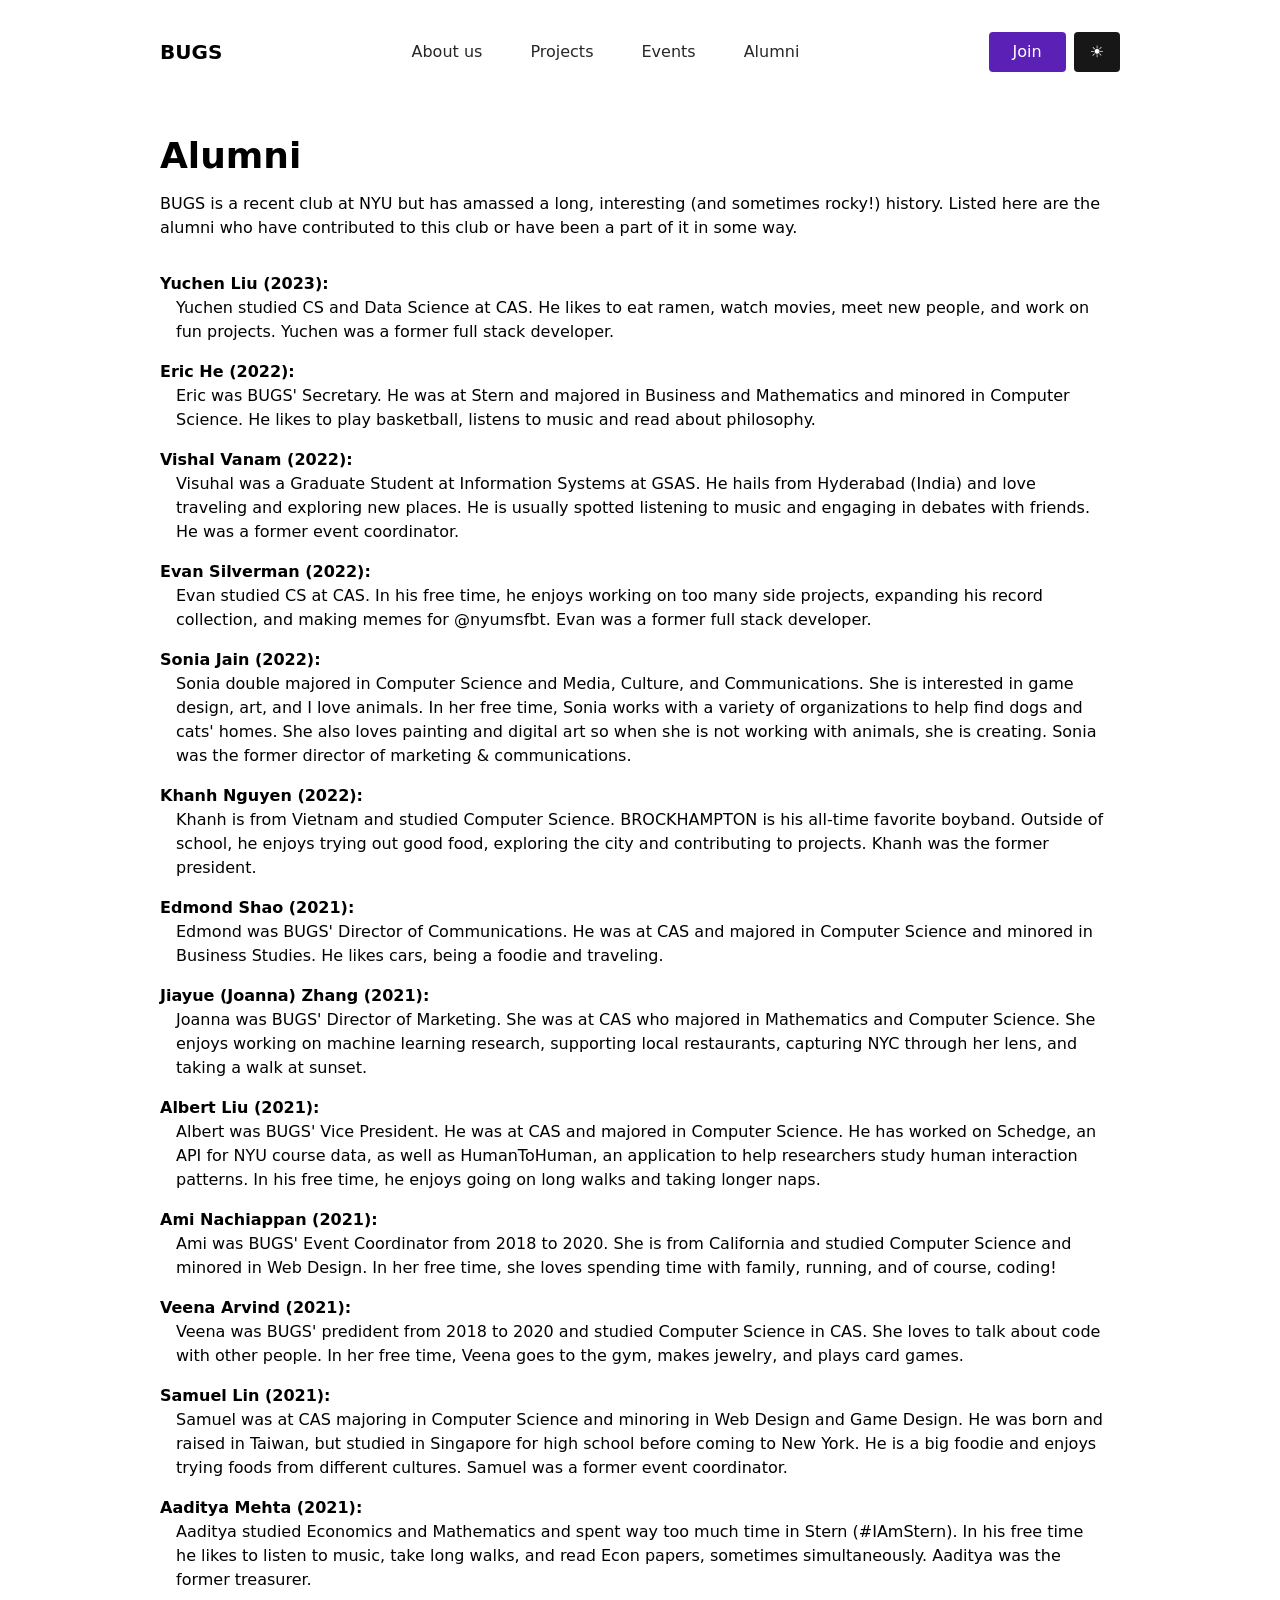
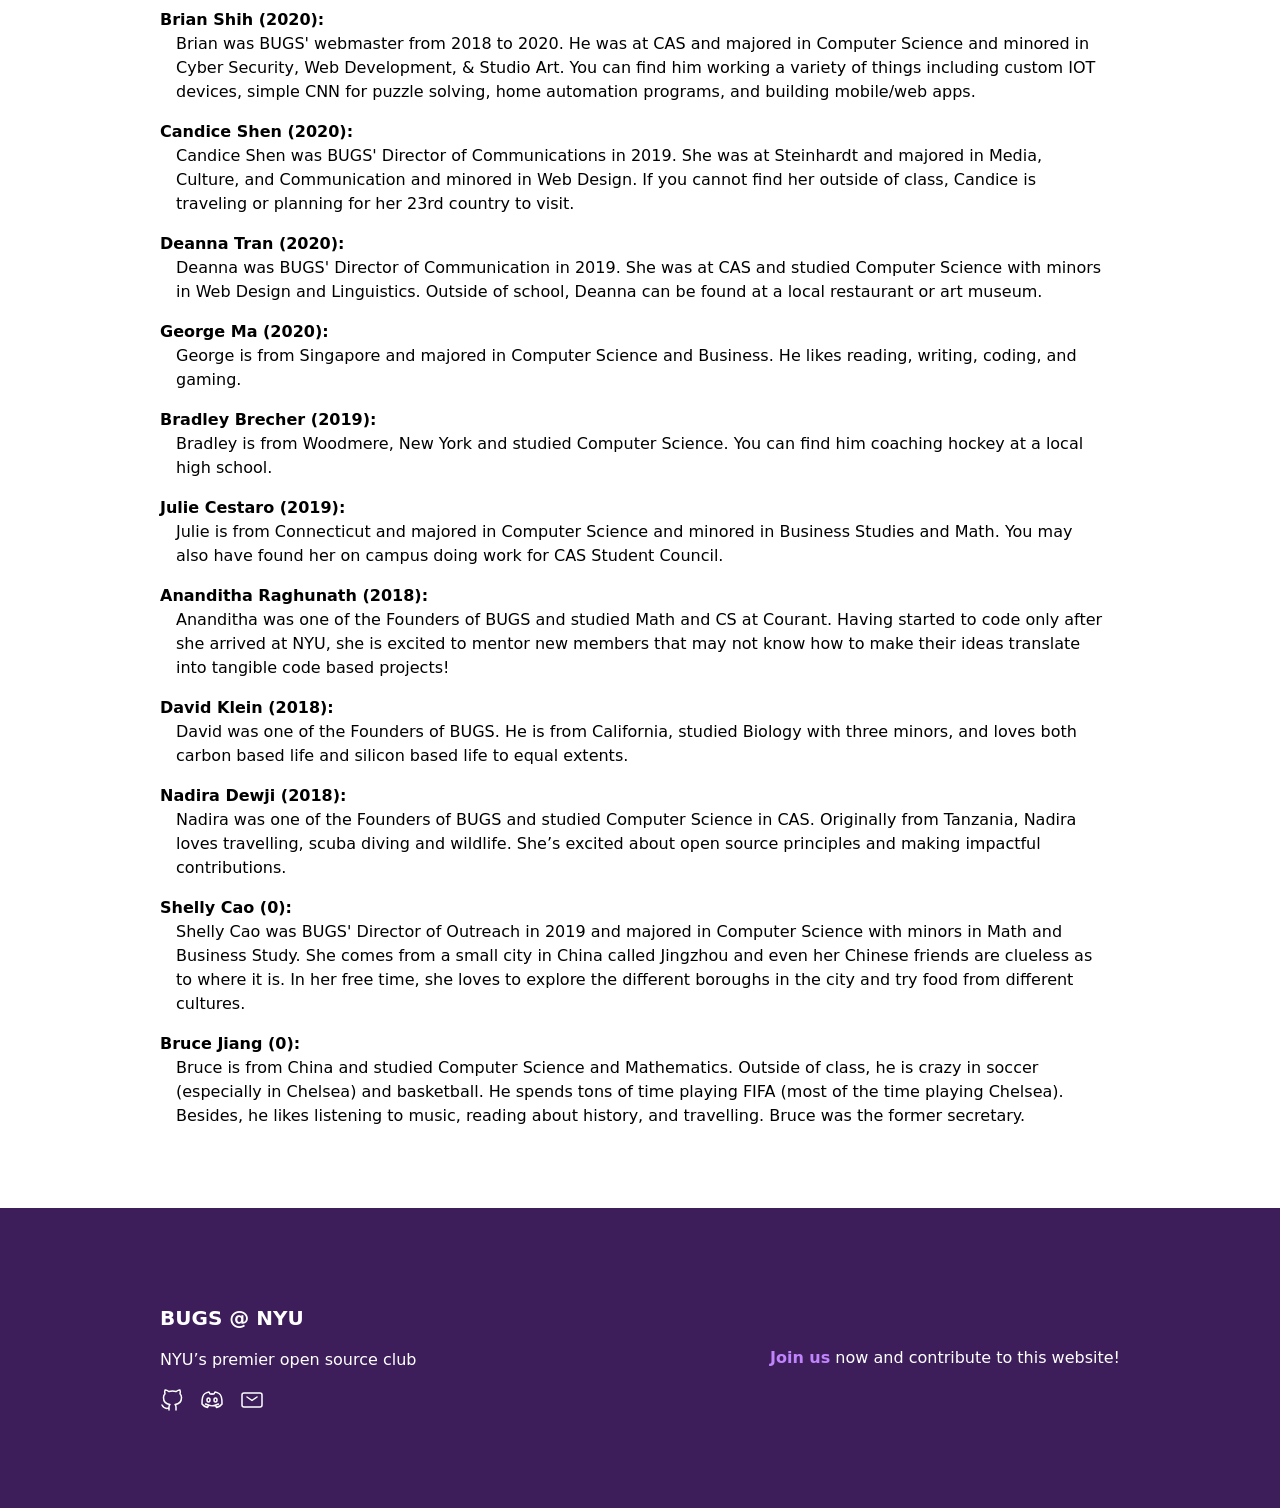
<file: alumni/index.html>
<!DOCTYPE html><html><head><meta charSet="utf-8"/><meta http-equiv="x-ua-compatible" content="ie=edge"/><meta name="viewport" content="width=device-width, initial-scale=1, shrink-to-fit=no"/><meta name="generator" content="Gatsby 5.6.0"/><style data-href="/styles.759b5fa7ef268a4a8e64.css" data-identity="gatsby-global-css">/*
! tailwindcss v3.2.4 | MIT License | https://tailwindcss.com
*/*,:after,:before{border:0 solid #e5e7eb;box-sizing:border-box}:after,:before{--tw-content:""}html{-webkit-text-size-adjust:100%;font-feature-settings:normal;font-family:ui-sans-serif,system-ui,-apple-system,BlinkMacSystemFont,Segoe UI,Roboto,Helvetica Neue,Arial,Noto Sans,sans-serif,Apple Color Emoji,Segoe UI Emoji,Segoe UI Symbol,Noto Color Emoji;line-height:1.5;-moz-tab-size:4;-o-tab-size:4;tab-size:4}body{line-height:inherit;margin:0}hr{border-top-width:1px;color:inherit;height:0}abbr:where([title]){-webkit-text-decoration:underline dotted;text-decoration:underline dotted}h1,h2,h3,h4,h5,h6{font-size:inherit;font-weight:inherit}a{color:inherit;text-decoration:inherit}b,strong{font-weight:bolder}code,kbd,pre,samp{font-family:ui-monospace,SFMono-Regular,Menlo,Monaco,Consolas,Liberation Mono,Courier New,monospace;font-size:1em}small{font-size:80%}sub,sup{font-size:75%;line-height:0;position:relative;vertical-align:baseline}sub{bottom:-.25em}sup{top:-.5em}table{border-collapse:collapse;border-color:inherit;text-indent:0}button,input,optgroup,select,textarea{color:inherit;font-family:inherit;font-size:100%;font-weight:inherit;line-height:inherit;margin:0;padding:0}button,select{text-transform:none}[type=button],[type=reset],[type=submit],button{-webkit-appearance:button;background-color:transparent;background-image:none}:-moz-focusring{outline:auto}:-moz-ui-invalid{box-shadow:none}progress{vertical-align:baseline}::-webkit-inner-spin-button,::-webkit-outer-spin-button{height:auto}[type=search]{-webkit-appearance:textfield;outline-offset:-2px}::-webkit-search-decoration{-webkit-appearance:none}::-webkit-file-upload-button{-webkit-appearance:button;font:inherit}summary{display:list-item}blockquote,dd,dl,figure,h1,h2,h3,h4,h5,h6,hr,p,pre{margin:0}fieldset{margin:0}fieldset,legend{padding:0}menu,ol,ul{list-style:none;margin:0;padding:0}textarea{resize:vertical}input::-moz-placeholder,textarea::-moz-placeholder{color:#9ca3af;opacity:1}input::placeholder,textarea::placeholder{color:#9ca3af;opacity:1}[role=button],button{cursor:pointer}:disabled{cursor:default}audio,canvas,embed,iframe,img,object,svg,video{display:block;vertical-align:middle}img,video{height:auto;max-width:100%}[hidden]{display:none}*,:after,:before{--tw-border-spacing-x:0;--tw-border-spacing-y:0;--tw-translate-x:0;--tw-translate-y:0;--tw-rotate:0;--tw-skew-x:0;--tw-skew-y:0;--tw-scale-x:1;--tw-scale-y:1;--tw-pan-x: ;--tw-pan-y: ;--tw-pinch-zoom: ;--tw-scroll-snap-strictness:proximity;--tw-ordinal: ;--tw-slashed-zero: ;--tw-numeric-figure: ;--tw-numeric-spacing: ;--tw-numeric-fraction: ;--tw-ring-inset: ;--tw-ring-offset-width:0px;--tw-ring-offset-color:#fff;--tw-ring-color:rgba(59,130,246,.5);--tw-ring-offset-shadow:0 0 #0000;--tw-ring-shadow:0 0 #0000;--tw-shadow:0 0 #0000;--tw-shadow-colored:0 0 #0000;--tw-blur: ;--tw-brightness: ;--tw-contrast: ;--tw-grayscale: ;--tw-hue-rotate: ;--tw-invert: ;--tw-saturate: ;--tw-sepia: ;--tw-drop-shadow: ;--tw-backdrop-blur: ;--tw-backdrop-brightness: ;--tw-backdrop-contrast: ;--tw-backdrop-grayscale: ;--tw-backdrop-hue-rotate: ;--tw-backdrop-invert: ;--tw-backdrop-opacity: ;--tw-backdrop-saturate: ;--tw-backdrop-sepia: }::backdrop{--tw-border-spacing-x:0;--tw-border-spacing-y:0;--tw-translate-x:0;--tw-translate-y:0;--tw-rotate:0;--tw-skew-x:0;--tw-skew-y:0;--tw-scale-x:1;--tw-scale-y:1;--tw-pan-x: ;--tw-pan-y: ;--tw-pinch-zoom: ;--tw-scroll-snap-strictness:proximity;--tw-ordinal: ;--tw-slashed-zero: ;--tw-numeric-figure: ;--tw-numeric-spacing: ;--tw-numeric-fraction: ;--tw-ring-inset: ;--tw-ring-offset-width:0px;--tw-ring-offset-color:#fff;--tw-ring-color:rgba(59,130,246,.5);--tw-ring-offset-shadow:0 0 #0000;--tw-ring-shadow:0 0 #0000;--tw-shadow:0 0 #0000;--tw-shadow-colored:0 0 #0000;--tw-blur: ;--tw-brightness: ;--tw-contrast: ;--tw-grayscale: ;--tw-hue-rotate: ;--tw-invert: ;--tw-saturate: ;--tw-sepia: ;--tw-drop-shadow: ;--tw-backdrop-blur: ;--tw-backdrop-brightness: ;--tw-backdrop-contrast: ;--tw-backdrop-grayscale: ;--tw-backdrop-hue-rotate: ;--tw-backdrop-invert: ;--tw-backdrop-opacity: ;--tw-backdrop-saturate: ;--tw-backdrop-sepia: }.-m-8{margin:-2rem}.mx-auto{margin-left:auto;margin-right:auto}.mx-4{margin-left:1rem;margin-right:1rem}.my-2{margin-bottom:.5rem;margin-top:.5rem}.mb-0{margin-bottom:0}.mt-6{margin-top:1.5rem}.mt-2{margin-top:.5rem}.mt-4{margin-top:1rem}.mt-12{margin-top:3rem}.mb-16{margin-bottom:4rem}.mb-4{margin-bottom:1rem}.mb-8{margin-bottom:2rem}.mt-8{margin-top:2rem}.mb-12{margin-bottom:3rem}.block{display:block}.inline-block{display:inline-block}.flex{display:flex}.grid{display:grid}.hidden{display:none}.h-64{height:16rem}.h-full{height:100%}.h-48{height:12rem}.h-10{height:2.5rem}.h-44{height:11rem}.h-0{height:0}.min-h-screen{min-height:100vh}.min-h-\[calc\(100vh-12rem\)\]{min-height:calc(100vh - 12rem)}.w-full{width:100%}.w-10{width:2.5rem}.max-w-5xl{max-width:64rem}.flex-shrink-0{flex-shrink:0}.flex-grow,.grow{flex-grow:1}.cursor-not-allowed{cursor:not-allowed}.cursor-pointer{cursor:pointer}.resize{resize:both}.grid-cols-1{grid-template-columns:repeat(1,minmax(0,1fr))}.flex-row{flex-direction:row}.flex-col{flex-direction:column}.flex-wrap{flex-wrap:wrap}.items-start{align-items:flex-start}.items-center{align-items:center}.justify-center{justify-content:center}.justify-between{justify-content:space-between}.gap-8{gap:2rem}.gap-2{gap:.5rem}.gap-4{gap:1rem}.gap-12{gap:3rem}.gap-x-2{-moz-column-gap:.5rem;column-gap:.5rem}.gap-y-4{row-gap:1rem}.gap-x-4{-moz-column-gap:1rem;column-gap:1rem}.space-x-32>:not([hidden])~:not([hidden]){--tw-space-x-reverse:0;margin-left:calc(8rem*(1 - var(--tw-space-x-reverse)));margin-right:calc(8rem*var(--tw-space-x-reverse))}.space-y-4>:not([hidden])~:not([hidden]){--tw-space-y-reverse:0;margin-bottom:calc(1rem*var(--tw-space-y-reverse));margin-top:calc(1rem*(1 - var(--tw-space-y-reverse)))}.justify-self-end{justify-self:end}.truncate{overflow:hidden;text-overflow:ellipsis;white-space:nowrap}.rounded-sm{border-radius:.125rem}.rounded{border-radius:.25rem}.rounded-lg{border-radius:.5rem}.rounded-2xl{border-radius:1rem}.rounded-t-lg{border-top-left-radius:.5rem;border-top-right-radius:.5rem}.border{border-width:1px}.border-gray-300{--tw-border-opacity:1;border-color:rgb(209 213 219/var(--tw-border-opacity))}.bg-\[\#F9F9FF\]{--tw-bg-opacity:1;background-color:rgb(249 249 255/var(--tw-bg-opacity))}.bg-white{--tw-bg-opacity:1;background-color:rgb(255 255 255/var(--tw-bg-opacity))}.bg-neutral-900{--tw-bg-opacity:1;background-color:rgb(23 23 23/var(--tw-bg-opacity))}.bg-violet-800{--tw-bg-opacity:1;background-color:rgb(91 33 182/var(--tw-bg-opacity))}.bg-\[\#3D1E5B\]{--tw-bg-opacity:1;background-color:rgb(61 30 91/var(--tw-bg-opacity))}.object-cover{-o-object-fit:cover;object-fit:cover}.p-4{padding:1rem}.p-8{padding:2rem}.p-16{padding:4rem}.px-8{padding-left:2rem;padding-right:2rem}.py-8{padding-bottom:2rem;padding-top:2rem}.py-24{padding-bottom:6rem;padding-top:6rem}.px-2{padding-left:.5rem;padding-right:.5rem}.py-1{padding-bottom:.25rem;padding-top:.25rem}.px-4{padding-left:1rem;padding-right:1rem}.py-2{padding-bottom:.5rem;padding-top:.5rem}.py-3{padding-bottom:.75rem;padding-top:.75rem}.px-6{padding-left:1.5rem;padding-right:1.5rem}.text-center{text-align:center}.text-xl{font-size:1.25rem;line-height:1.75rem}.text-4xl{font-size:2.25rem;line-height:2.5rem}.text-2xl{font-size:1.5rem;line-height:2rem}.text-5xl{font-size:3rem;line-height:1}.text-sm{font-size:.875rem;line-height:1.25rem}.text-lg{font-size:1.125rem;line-height:1.75rem}.font-bold{font-weight:700}.font-semibold{font-weight:600}.text-purple-600{--tw-text-opacity:1;color:rgb(147 51 234/var(--tw-text-opacity))}.text-violet-600{--tw-text-opacity:1;color:rgb(124 58 237/var(--tw-text-opacity))}.text-black{--tw-text-opacity:1;color:rgb(0 0 0/var(--tw-text-opacity))}.text-white{--tw-text-opacity:1;color:rgb(255 255 255/var(--tw-text-opacity))}.text-zinc-600{--tw-text-opacity:1;color:rgb(82 82 91/var(--tw-text-opacity))}.text-purple-400{--tw-text-opacity:1;color:rgb(192 132 252/var(--tw-text-opacity))}.text-zinc-800{--tw-text-opacity:1;color:rgb(39 39 42/var(--tw-text-opacity))}.antialiased{-webkit-font-smoothing:antialiased;-moz-osx-font-smoothing:grayscale}.opacity-50{opacity:.5}.shadow{--tw-shadow:0 1px 3px 0 rgba(0,0,0,.1),0 1px 2px -1px rgba(0,0,0,.1);--tw-shadow-colored:0 1px 3px 0 var(--tw-shadow-color),0 1px 2px -1px var(--tw-shadow-color);box-shadow:var(--tw-ring-offset-shadow,0 0 #0000),var(--tw-ring-shadow,0 0 #0000),var(--tw-shadow)}.drop-shadow-\[0_8px_16px_rgba\(151\2c 151\2c 151\2c 0\.25\)\]{--tw-drop-shadow:drop-shadow(0 8px 16px hsla(0,0%,59%,.25))}.drop-shadow-\[0_8px_16px_rgba\(151\2c 151\2c 151\2c 0\.25\)\],.filter{filter:var(--tw-blur) var(--tw-brightness) var(--tw-contrast) var(--tw-grayscale) var(--tw-hue-rotate) var(--tw-invert) var(--tw-saturate) var(--tw-sepia) var(--tw-drop-shadow)}.transition-colors{transition-duration:.15s;transition-property:color,background-color,border-color,text-decoration-color,fill,stroke;transition-timing-function:cubic-bezier(.4,0,.2,1)}.transition{transition-duration:.15s;transition-property:color,background-color,border-color,text-decoration-color,fill,stroke,opacity,box-shadow,transform,filter,-webkit-backdrop-filter;transition-property:color,background-color,border-color,text-decoration-color,fill,stroke,opacity,box-shadow,transform,filter,backdrop-filter;transition-property:color,background-color,border-color,text-decoration-color,fill,stroke,opacity,box-shadow,transform,filter,backdrop-filter,-webkit-backdrop-filter;transition-timing-function:cubic-bezier(.4,0,.2,1)}.transition-height{transition-duration:.15s;transition-property:height;transition-timing-function:cubic-bezier(.4,0,.2,1)}.duration-100{transition-duration:.1s}.hover\:bg-gray-100:hover{--tw-bg-opacity:1;background-color:rgb(243 244 246/var(--tw-bg-opacity))}.hover\:bg-neutral-800:hover{--tw-bg-opacity:1;background-color:rgb(38 38 38/var(--tw-bg-opacity))}.hover\:bg-violet-600:hover{--tw-bg-opacity:1;background-color:rgb(124 58 237/var(--tw-bg-opacity))}.hover\:bg-gray-200:hover{--tw-bg-opacity:1;background-color:rgb(229 231 235/var(--tw-bg-opacity))}.dark .dark\:border-gray-300{--tw-border-opacity:1;border-color:rgb(209 213 219/var(--tw-border-opacity))}.dark .dark\:border-neutral-700{--tw-border-opacity:1;border-color:rgb(64 64 64/var(--tw-border-opacity))}.dark .dark\:bg-neutral-800{--tw-bg-opacity:1;background-color:rgb(38 38 38/var(--tw-bg-opacity))}.dark .dark\:bg-neutral-900{--tw-bg-opacity:1;background-color:rgb(23 23 23/var(--tw-bg-opacity))}.dark .dark\:bg-zinc-900{--tw-bg-opacity:1;background-color:rgb(24 24 27/var(--tw-bg-opacity))}.dark .dark\:text-white{--tw-text-opacity:1;color:rgb(255 255 255/var(--tw-text-opacity))}.dark .dark\:text-zinc-400{--tw-text-opacity:1;color:rgb(161 161 170/var(--tw-text-opacity))}.dark .dark\:text-stone-100{--tw-text-opacity:1;color:rgb(245 245 244/var(--tw-text-opacity))}.dark .dark\:hover\:bg-neutral-600:hover{--tw-bg-opacity:1;background-color:rgb(82 82 82/var(--tw-bg-opacity))}.dark .dark\:hover\:bg-neutral-800:hover{--tw-bg-opacity:1;background-color:rgb(38 38 38/var(--tw-bg-opacity))}@media (min-width:640px){.sm\:grid-cols-2{grid-template-columns:repeat(2,minmax(0,1fr))}}@media (min-width:768px){.md\:mt-0{margin-top:0}.md\:mb-0{margin-bottom:0}.md\:block{display:block}.md\:inline-block{display:inline-block}.md\:flex{display:flex}.md\:hidden{display:none}.md\:h-auto{height:auto}.md\:w-auto{width:auto}.md\:flex-grow{flex-grow:1}.md\:grid-cols-2{grid-template-columns:repeat(2,minmax(0,1fr))}.md\:flex-row{flex-direction:row}.md\:items-center{align-items:center}.md\:justify-center{justify-content:center}.md\:gap-0{gap:0}.md\:space-x-4>:not([hidden])~:not([hidden]){--tw-space-x-reverse:0;margin-left:calc(1rem*(1 - var(--tw-space-x-reverse)));margin-right:calc(1rem*var(--tw-space-x-reverse))}.md\:space-y-0>:not([hidden])~:not([hidden]){--tw-space-y-reverse:0;margin-bottom:calc(0px*var(--tw-space-y-reverse));margin-top:calc(0px*(1 - var(--tw-space-y-reverse)))}.md\:space-x-12>:not([hidden])~:not([hidden]){--tw-space-x-reverse:0;margin-left:calc(3rem*(1 - var(--tw-space-x-reverse)));margin-right:calc(3rem*var(--tw-space-x-reverse))}}@media (min-width:1024px){.lg\:grid-cols-3{grid-template-columns:repeat(3,minmax(0,1fr))}.lg\:py-28{padding-bottom:7rem;padding-top:7rem}.lg\:text-8xl{font-size:6rem;line-height:1}}.dark .\[\&\>path\]\:dark\:fill-white>path{fill:#fff}</style><style>.gatsby-image-wrapper{position:relative;overflow:hidden}.gatsby-image-wrapper picture.object-fit-polyfill{position:static!important}.gatsby-image-wrapper img{bottom:0;height:100%;left:0;margin:0;max-width:none;padding:0;position:absolute;right:0;top:0;width:100%;object-fit:cover}.gatsby-image-wrapper [data-main-image]{opacity:0;transform:translateZ(0);transition:opacity .25s linear;will-change:opacity}.gatsby-image-wrapper-constrained{display:inline-block;vertical-align:top}</style><noscript><style>.gatsby-image-wrapper noscript [data-main-image]{opacity:1!important}.gatsby-image-wrapper [data-placeholder-image]{opacity:0!important}</style></noscript><script type="module">const e="undefined"!=typeof HTMLImageElement&&"loading"in HTMLImageElement.prototype;e&&document.body.addEventListener("load",(function(e){const t=e.target;if(void 0===t.dataset.mainImage)return;if(void 0===t.dataset.gatsbyImageSsr)return;let a=null,n=t;for(;null===a&&n;)void 0!==n.parentNode.dataset.gatsbyImageWrapper&&(a=n.parentNode),n=n.parentNode;const o=a.querySelector("[data-placeholder-image]"),r=new Image;r.src=t.currentSrc,r.decode().catch((()=>{})).then((()=>{t.style.opacity=1,o&&(o.style.opacity=0,o.style.transition="opacity 500ms linear")}))}),!0);</script><link rel="sitemap" type="application/xml" href="/sitemap-index.xml"/><link rel="icon" href="/favicon-32x32.png?v=020940748c1f26abe38ecc937d8e483f" type="image/png"/><link rel="manifest" href="/manifest.webmanifest" crossorigin="anonymous"/><link rel="apple-touch-icon" sizes="48x48" href="/icons/icon-48x48.png?v=020940748c1f26abe38ecc937d8e483f"/><link rel="apple-touch-icon" sizes="72x72" href="/icons/icon-72x72.png?v=020940748c1f26abe38ecc937d8e483f"/><link rel="apple-touch-icon" sizes="96x96" href="/icons/icon-96x96.png?v=020940748c1f26abe38ecc937d8e483f"/><link rel="apple-touch-icon" sizes="144x144" href="/icons/icon-144x144.png?v=020940748c1f26abe38ecc937d8e483f"/><link rel="apple-touch-icon" sizes="192x192" href="/icons/icon-192x192.png?v=020940748c1f26abe38ecc937d8e483f"/><link rel="apple-touch-icon" sizes="256x256" href="/icons/icon-256x256.png?v=020940748c1f26abe38ecc937d8e483f"/><link rel="apple-touch-icon" sizes="384x384" href="/icons/icon-384x384.png?v=020940748c1f26abe38ecc937d8e483f"/><link rel="apple-touch-icon" sizes="512x512" href="/icons/icon-512x512.png?v=020940748c1f26abe38ecc937d8e483f"/><title data-gatsby-head="true">About</title></head><body><div id="___gatsby"><div style="outline:none" tabindex="-1" id="gatsby-focus-wrapper"><div class="min-h-screen antialiased dark"><div class="light:bg-white dark:bg-zinc-900"><header><nav class="flex max-w-5xl mx-auto items-center justify-between flex-wrap p-8"><div class="flex items-center flex-shrink-0"><a class="text-xl font-bold dark:text-stone-100" href="/">BUGS</a></div><div class="block md:hidden"><button class="flex w-10 h-10 items-center justify-center"><svg width="1.5em" height="1.5em" stroke-width="1.5" viewBox="0 0 24 24" fill="none" xmlns="http://www.w3.org/2000/svg" color="currentColor"><path d="M3 5h18M3 12h18M3 19h18" stroke="currentColor" stroke-linecap="round" stroke-linejoin="round"></path></svg></button></div><div class="h-0 w-full block truncate flex-grow mt-2 transition-height duration-100 md:mt-0 md:flex md:items-center md:w-auto md:h-auto"><div class="md:flex md:flex-row md:flex-grow md:space-x-12 md:justify-center"><a class="text-zinc-800 block mb-4 md:mb-0 md:inline-block dark:text-stone-100" href="/about/">About us</a><a class="text-zinc-800 block mb-4 md:mb-0 md:inline-block dark:text-stone-100" href="/projects/">Projects</a><a class="text-zinc-800 block mb-4 md:mb-0 md:inline-block dark:text-stone-100" href="/events/">Events</a><a aria-current="page" class="text-zinc-800 block mb-4 md:mb-0 md:inline-block dark:text-stone-100" href="/alumni/">Alumni</a></div><div class="md:flex md:flex-row gap-2"><a href="https://discord.gg/75jgtXy7rz"><button class="px-4 py-2 rounded bg-violet-800 hover:bg-violet-600 text-white px-6">Join</button></a><button class="px-4 py-2 rounded bg-neutral-900 dark:bg-neutral-800 hover:bg-neutral-800 dark:hover:bg-neutral-600 text-white pv-6">🌙</button></div></div></nav></header><main class="w-full min-h-[calc(100vh-12rem)] dark:text-white"><div class="max-w-5xl mx-auto px-8 flex flex-col py-8"><h1 class="text-4xl font-bold">Alumni</h1><p class="mt-4 mb-4">BUGS is a recent club at NYU but has amassed a long, interesting (and sometimes rocky!) history. Listed here are the alumni who have contributed to this club or have been a part of it in some way.</p><div class="mt-4 mb-8"><div class="mb-4"><p class="font-bold">Yuchen Liu<!-- --> (<!-- -->2023<!-- -->):</p><div class="mx-4">Yuchen studied CS and Data Science at CAS. He likes to eat ramen, watch movies, meet new people, and work on fun projects. Yuchen was a former full stack developer.</div></div><div class="mb-4"><p class="font-bold">Eric He<!-- --> (<!-- -->2022<!-- -->):</p><div class="mx-4">Eric was BUGS&#x27; Secretary. He was at Stern and majored in Business and Mathematics and minored in Computer Science. He likes to play basketball, listens to music and read about philosophy.</div></div><div class="mb-4"><p class="font-bold">Vishal Vanam<!-- --> (<!-- -->2022<!-- -->):</p><div class="mx-4">Visuhal was a Graduate Student at Information Systems at GSAS. He hails from Hyderabad (India) and love traveling and exploring new places. He is usually spotted listening to music and engaging in debates with friends. He was a former event coordinator.</div></div><div class="mb-4"><p class="font-bold">Evan Silverman<!-- --> (<!-- -->2022<!-- -->):</p><div class="mx-4">Evan studied CS at CAS. In his free time, he enjoys working on too many side projects, expanding his record collection, and making memes for @nyumsfbt. Evan was a former full stack developer.</div></div><div class="mb-4"><p class="font-bold">Sonia Jain<!-- --> (<!-- -->2022<!-- -->):</p><div class="mx-4">Sonia double majored in Computer Science and Media, Culture, and Communications. She is interested in game design, art, and I love animals. In her free time, Sonia works with a variety of organizations to help find dogs and cats&#x27; homes. She also loves painting and digital art so when she is not working with animals, she is creating. Sonia was the former director of marketing &amp; communications.</div></div><div class="mb-4"><p class="font-bold">Khanh Nguyen<!-- --> (<!-- -->2022<!-- -->):</p><div class="mx-4">Khanh is from Vietnam and studied Computer Science. BROCKHAMPTON is his all-time favorite boyband. Outside of school, he enjoys trying out good food, exploring the city and contributing to projects. Khanh was the former president.</div></div><div class="mb-4"><p class="font-bold">Edmond Shao<!-- --> (<!-- -->2021<!-- -->):</p><div class="mx-4">Edmond was BUGS&#x27; Director of Communications. He was at CAS and majored in Computer Science and minored in Business Studies. He likes cars, being a foodie and traveling.</div></div><div class="mb-4"><p class="font-bold">Jiayue (Joanna) Zhang<!-- --> (<!-- -->2021<!-- -->):</p><div class="mx-4">Joanna was BUGS&#x27; Director of Marketing. She was at CAS who majored in Mathematics and Computer Science. She enjoys working on machine learning research, supporting local restaurants, capturing NYC through her lens, and taking a walk at sunset.</div></div><div class="mb-4"><p class="font-bold">Albert Liu<!-- --> (<!-- -->2021<!-- -->):</p><div class="mx-4">Albert was BUGS&#x27; Vice President. He was at CAS and majored in Computer Science. He has worked on Schedge, an API for NYU course data, as well as HumanToHuman, an application to help researchers study human interaction patterns. In his free time, he enjoys going on long walks and taking longer naps.</div></div><div class="mb-4"><p class="font-bold">Ami Nachiappan<!-- --> (<!-- -->2021<!-- -->):</p><div class="mx-4">Ami was BUGS&#x27; Event Coordinator from 2018 to 2020. She is from California and studied Computer Science and minored in Web Design. In her free time, she loves spending time with family, running, and of course, coding!</div></div><div class="mb-4"><p class="font-bold">Veena Arvind<!-- --> (<!-- -->2021<!-- -->):</p><div class="mx-4">Veena was BUGS&#x27; predident from 2018 to 2020 and studied Computer Science in CAS. She loves to talk about code with other people. In her free time, Veena goes to the gym, makes jewelry, and plays card games.</div></div><div class="mb-4"><p class="font-bold">Samuel Lin<!-- --> (<!-- -->2021<!-- -->):</p><div class="mx-4">Samuel was at CAS majoring in Computer Science and minoring in Web Design and Game Design. He was born and raised in Taiwan, but studied in Singapore for high school before coming to New York. He is a big foodie and enjoys trying foods from different cultures. Samuel was a former event coordinator.</div></div><div class="mb-4"><p class="font-bold">Aaditya Mehta<!-- --> (<!-- -->2021<!-- -->):</p><div class="mx-4">Aaditya studied Economics and Mathematics and spent way too much time in Stern (#IAmStern). In his free time he likes to listen to music, take long walks, and read Econ papers, sometimes simultaneously. Aaditya was the former treasurer.</div></div><div class="mb-4"><p class="font-bold">Brian Shih<!-- --> (<!-- -->2020<!-- -->):</p><div class="mx-4">Brian was BUGS&#x27; webmaster from 2018 to 2020. He was at CAS and majored in Computer Science and minored in Cyber Security, Web Development, &amp; Studio Art. You can find him working a variety of things including custom IOT devices, simple CNN for puzzle solving, home automation programs, and building mobile/web apps.</div></div><div class="mb-4"><p class="font-bold">Candice Shen<!-- --> (<!-- -->2020<!-- -->):</p><div class="mx-4">Candice Shen was BUGS&#x27; Director of Communications in 2019. She was at Steinhardt and majored in Media, Culture, and Communication and minored in Web Design. If you cannot find her outside of class, Candice is traveling or planning for her 23rd country to visit.</div></div><div class="mb-4"><p class="font-bold">Deanna Tran<!-- --> (<!-- -->2020<!-- -->):</p><div class="mx-4">Deanna was BUGS&#x27; Director of Communication in 2019. She was at CAS and studied Computer Science with minors in Web Design and Linguistics. Outside of school, Deanna can be found at a local restaurant or art museum.</div></div><div class="mb-4"><p class="font-bold">George Ma<!-- --> (<!-- -->2020<!-- -->):</p><div class="mx-4">George is from Singapore and majored in Computer Science and Business. He likes reading, writing, coding, and gaming.</div></div><div class="mb-4"><p class="font-bold">Bradley Brecher<!-- --> (<!-- -->2019<!-- -->):</p><div class="mx-4">Bradley is from Woodmere, New York and studied Computer Science. You can find him coaching hockey at a local high school.</div></div><div class="mb-4"><p class="font-bold">Julie Cestaro<!-- --> (<!-- -->2019<!-- -->):</p><div class="mx-4">Julie is from Connecticut and majored in Computer Science and minored in Business Studies and Math. You may also have found her on campus doing work for CAS Student Council.</div></div><div class="mb-4"><p class="font-bold">Ananditha Raghunath<!-- --> (<!-- -->2018<!-- -->):</p><div class="mx-4">Ananditha was one of the Founders of BUGS and studied Math and CS at Courant. Having started to code only after she arrived at NYU, she is excited to mentor new members that may not know how to make their ideas translate into tangible code based projects!</div></div><div class="mb-4"><p class="font-bold">David Klein<!-- --> (<!-- -->2018<!-- -->):</p><div class="mx-4">David was one of the Founders of BUGS. He is from California, studied Biology with three minors, and loves both carbon based life and silicon based life to equal extents.</div></div><div class="mb-4"><p class="font-bold">Nadira Dewji<!-- --> (<!-- -->2018<!-- -->):</p><div class="mx-4">Nadira was one of the Founders of BUGS and studied Computer Science in CAS. Originally from Tanzania, Nadira loves travelling, scuba diving and wildlife. She’s excited about open source principles and making impactful contributions.</div></div><div class="mb-4"><p class="font-bold">Shelly Cao<!-- --> (<!-- -->0<!-- -->):</p><div class="mx-4">Shelly Cao was BUGS&#x27; Director of Outreach in 2019 and majored in Computer Science with minors in Math and Business Study. She comes from a small city in China called Jingzhou and even her Chinese friends are clueless as to where it is. In her free time, she loves to explore the different boroughs in the city and try food from different cultures.</div></div><div class="mb-4"><p class="font-bold">Bruce Jiang<!-- --> (<!-- -->0<!-- -->):</p><div class="mx-4">Bruce is from China and studied Computer Science and Mathematics. Outside of class, he is crazy in soccer (especially in Chelsea) and basketball. He spends tons of time playing FIFA (most of the time playing Chelsea). Besides, he likes listening to music, reading about history, and travelling. Bruce was the former secretary.</div></div></div></div></main><footer class="w-full bg-[#3D1E5B] text-white"><div class="mx-auto max-w-5xl px-8 py-24 flex flex-col gap-12 items-start justify-between md:flex-row md:items-center md:gap-0"><div class="flex flex-col gap-y-4"><p class="text-xl font-bold">BUGS @ NYU</p><p>NYU’s premier open source club</p><div class="flex flex-row gap-x-4"><a href="https://github.com/BUGS-NYU" target="_blank" rel="noopener noreferrer"><svg width="1.5em" height="1.5em" stroke-width="1.5" viewBox="0 0 24 24" fill="none" xmlns="http://www.w3.org/2000/svg" color="currentColor"><path d="M16 22.027v-2.87a3.37 3.37 0 00-.94-2.61c3.14-.35 6.44-1.54 6.44-7a5.44 5.44 0 00-1.5-3.75 5.07 5.07 0 00-.09-3.77s-1.18-.35-3.91 1.48a13.38 13.38 0 00-7 0c-2.73-1.83-3.91-1.48-3.91-1.48A5.07 5.07 0 005 5.797a5.44 5.44 0 00-1.5 3.78c0 5.42 3.3 6.61 6.44 7a3.37 3.37 0 00-.94 2.58v2.87M9 20.027c-3 .973-5.5 0-7-3" stroke="currentColor" stroke-linecap="round" stroke-linejoin="round"></path></svg></a><a href="https://discord.com/invite/75jgtXy7rz" target="_blank" rel="noopener noreferrer"><svg width="1.5em" height="1.5em" viewBox="0 0 24 24" stroke-width="1.5" fill="none" xmlns="http://www.w3.org/2000/svg" color="currentColor"><path d="M5.5 16c5 2.5 8 2.5 13 0M15.5 17.5l1 2s4.171-1.328 5.5-3.5c0-1 .53-8.147-3-10.5-1.5-1-4-1.5-4-1.5l-1 2h-2" stroke="currentColor" stroke-linecap="round" stroke-linejoin="round"></path><path d="M8.528 17.5l-1 2s-4.171-1.328-5.5-3.5c0-1-.53-8.147 3-10.5 1.5-1 4-1.5 4-1.5l1 2h2" stroke="currentColor" stroke-linecap="round" stroke-linejoin="round"></path><path d="M8.5 14c-.828 0-1.5-.895-1.5-2s.672-2 1.5-2 1.5.895 1.5 2-.672 2-1.5 2zM15.5 14c-.828 0-1.5-.895-1.5-2s.672-2 1.5-2 1.5.895 1.5 2-.672 2-1.5 2z" stroke="currentColor" stroke-linecap="round" stroke-linejoin="round"></path></svg></a><a href="mailto:bugsnyu@gmail.com" target="_blank" rel="noopener noreferrer"><svg width="1.5em" height="1.5em" stroke-width="1.5" viewBox="0 0 24 24" fill="none" xmlns="http://www.w3.org/2000/svg" color="currentColor"><path d="M7 9l5 3.5L17 9" stroke="currentColor" stroke-linecap="round" stroke-linejoin="round"></path><path d="M2 17V7a2 2 0 012-2h16a2 2 0 012 2v10a2 2 0 01-2 2H4a2 2 0 01-2-2z" stroke="currentColor"></path></svg></a></div></div><p><a href="https://discord.com/invite/75jgtXy7rz" class="text-purple-400 font-bold" target="_blank" rel="noopener noreferrer">Join us</a> <!-- -->now and contribute to this website!</p></div></footer></div></div></div><div id="gatsby-announcer" style="position:absolute;top:0;width:1px;height:1px;padding:0;overflow:hidden;clip:rect(0, 0, 0, 0);white-space:nowrap;border:0" aria-live="assertive" aria-atomic="true"></div></div><script id="gatsby-script-loader">/*<![CDATA[*/window.pagePath="/alumni/";/*]]>*/</script><!-- slice-start id="_gatsby-scripts-1" -->
          <script
            id="gatsby-chunk-mapping"
          >
            window.___chunkMapping="{\"app\":[\"/app-4a33805ec63f6f5302e5.js\"],\"component---src-pages-404-tsx\":[\"/component---src-pages-404-tsx-ffa67ae2af5c34a2a3c3.js\"],\"component---src-pages-about-tsx\":[\"/component---src-pages-about-tsx-d0de1e36c99c0cbbdd39.js\"],\"component---src-pages-alumni-tsx\":[\"/component---src-pages-alumni-tsx-fe705cfac41a108fdf9f.js\"],\"component---src-pages-events-tsx\":[\"/component---src-pages-events-tsx-b50c0464fce7db7c4005.js\"],\"component---src-pages-index-tsx\":[\"/component---src-pages-index-tsx-8988052d74b2983cfa9d.js\"],\"component---src-pages-projects-tsx\":[\"/component---src-pages-projects-tsx-4e4f26d50c821195b29a.js\"]}";
          </script>
        <script>window.___webpackCompilationHash="fc4cb433974c010559b7";</script><script src="/webpack-runtime-a85d0d274c1a434b1560.js" async></script><script src="/framework-828d1609012a63ca8b04.js" async></script><script src="/app-4a33805ec63f6f5302e5.js" async></script><!-- slice-end id="_gatsby-scripts-1" --></body></html>
</file>
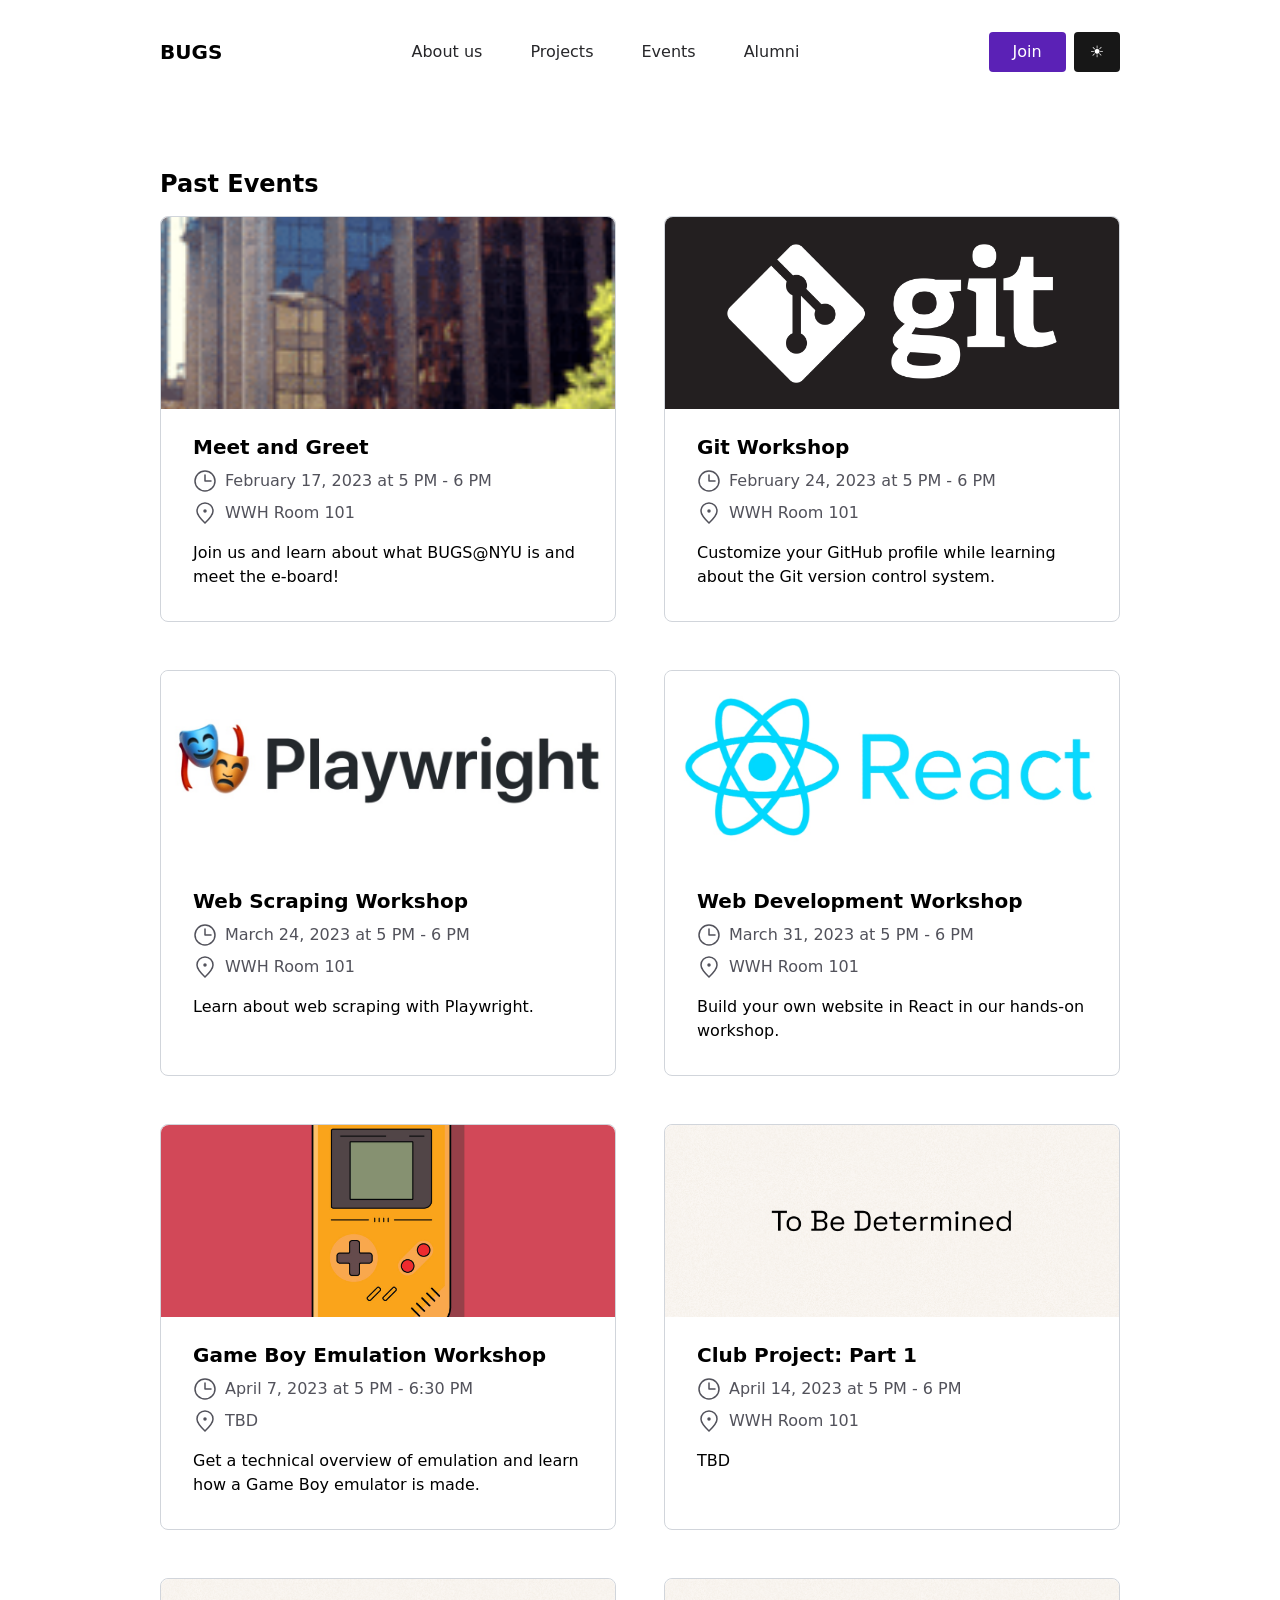
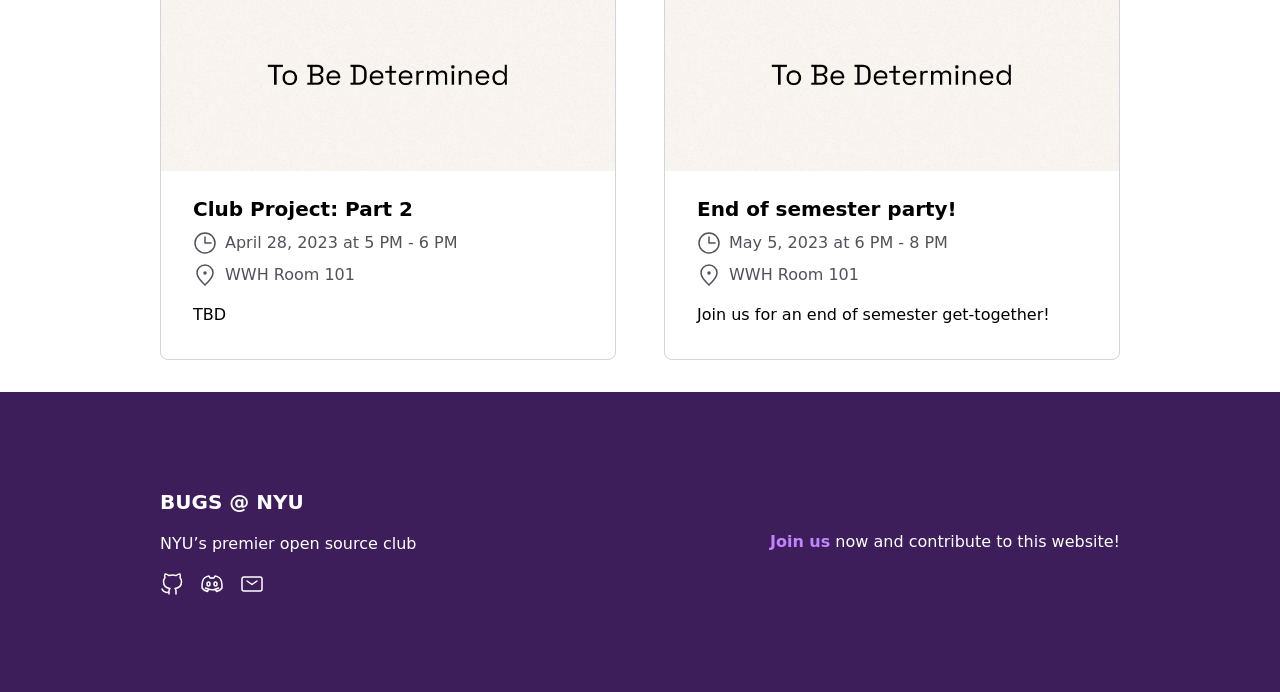
<file: events/index.html>
<!DOCTYPE html><html><head><meta charSet="utf-8"/><meta http-equiv="x-ua-compatible" content="ie=edge"/><meta name="viewport" content="width=device-width, initial-scale=1, shrink-to-fit=no"/><meta name="generator" content="Gatsby 5.6.0"/><style data-href="/styles.759b5fa7ef268a4a8e64.css" data-identity="gatsby-global-css">/*
! tailwindcss v3.2.4 | MIT License | https://tailwindcss.com
*/*,:after,:before{border:0 solid #e5e7eb;box-sizing:border-box}:after,:before{--tw-content:""}html{-webkit-text-size-adjust:100%;font-feature-settings:normal;font-family:ui-sans-serif,system-ui,-apple-system,BlinkMacSystemFont,Segoe UI,Roboto,Helvetica Neue,Arial,Noto Sans,sans-serif,Apple Color Emoji,Segoe UI Emoji,Segoe UI Symbol,Noto Color Emoji;line-height:1.5;-moz-tab-size:4;-o-tab-size:4;tab-size:4}body{line-height:inherit;margin:0}hr{border-top-width:1px;color:inherit;height:0}abbr:where([title]){-webkit-text-decoration:underline dotted;text-decoration:underline dotted}h1,h2,h3,h4,h5,h6{font-size:inherit;font-weight:inherit}a{color:inherit;text-decoration:inherit}b,strong{font-weight:bolder}code,kbd,pre,samp{font-family:ui-monospace,SFMono-Regular,Menlo,Monaco,Consolas,Liberation Mono,Courier New,monospace;font-size:1em}small{font-size:80%}sub,sup{font-size:75%;line-height:0;position:relative;vertical-align:baseline}sub{bottom:-.25em}sup{top:-.5em}table{border-collapse:collapse;border-color:inherit;text-indent:0}button,input,optgroup,select,textarea{color:inherit;font-family:inherit;font-size:100%;font-weight:inherit;line-height:inherit;margin:0;padding:0}button,select{text-transform:none}[type=button],[type=reset],[type=submit],button{-webkit-appearance:button;background-color:transparent;background-image:none}:-moz-focusring{outline:auto}:-moz-ui-invalid{box-shadow:none}progress{vertical-align:baseline}::-webkit-inner-spin-button,::-webkit-outer-spin-button{height:auto}[type=search]{-webkit-appearance:textfield;outline-offset:-2px}::-webkit-search-decoration{-webkit-appearance:none}::-webkit-file-upload-button{-webkit-appearance:button;font:inherit}summary{display:list-item}blockquote,dd,dl,figure,h1,h2,h3,h4,h5,h6,hr,p,pre{margin:0}fieldset{margin:0}fieldset,legend{padding:0}menu,ol,ul{list-style:none;margin:0;padding:0}textarea{resize:vertical}input::-moz-placeholder,textarea::-moz-placeholder{color:#9ca3af;opacity:1}input::placeholder,textarea::placeholder{color:#9ca3af;opacity:1}[role=button],button{cursor:pointer}:disabled{cursor:default}audio,canvas,embed,iframe,img,object,svg,video{display:block;vertical-align:middle}img,video{height:auto;max-width:100%}[hidden]{display:none}*,:after,:before{--tw-border-spacing-x:0;--tw-border-spacing-y:0;--tw-translate-x:0;--tw-translate-y:0;--tw-rotate:0;--tw-skew-x:0;--tw-skew-y:0;--tw-scale-x:1;--tw-scale-y:1;--tw-pan-x: ;--tw-pan-y: ;--tw-pinch-zoom: ;--tw-scroll-snap-strictness:proximity;--tw-ordinal: ;--tw-slashed-zero: ;--tw-numeric-figure: ;--tw-numeric-spacing: ;--tw-numeric-fraction: ;--tw-ring-inset: ;--tw-ring-offset-width:0px;--tw-ring-offset-color:#fff;--tw-ring-color:rgba(59,130,246,.5);--tw-ring-offset-shadow:0 0 #0000;--tw-ring-shadow:0 0 #0000;--tw-shadow:0 0 #0000;--tw-shadow-colored:0 0 #0000;--tw-blur: ;--tw-brightness: ;--tw-contrast: ;--tw-grayscale: ;--tw-hue-rotate: ;--tw-invert: ;--tw-saturate: ;--tw-sepia: ;--tw-drop-shadow: ;--tw-backdrop-blur: ;--tw-backdrop-brightness: ;--tw-backdrop-contrast: ;--tw-backdrop-grayscale: ;--tw-backdrop-hue-rotate: ;--tw-backdrop-invert: ;--tw-backdrop-opacity: ;--tw-backdrop-saturate: ;--tw-backdrop-sepia: }::backdrop{--tw-border-spacing-x:0;--tw-border-spacing-y:0;--tw-translate-x:0;--tw-translate-y:0;--tw-rotate:0;--tw-skew-x:0;--tw-skew-y:0;--tw-scale-x:1;--tw-scale-y:1;--tw-pan-x: ;--tw-pan-y: ;--tw-pinch-zoom: ;--tw-scroll-snap-strictness:proximity;--tw-ordinal: ;--tw-slashed-zero: ;--tw-numeric-figure: ;--tw-numeric-spacing: ;--tw-numeric-fraction: ;--tw-ring-inset: ;--tw-ring-offset-width:0px;--tw-ring-offset-color:#fff;--tw-ring-color:rgba(59,130,246,.5);--tw-ring-offset-shadow:0 0 #0000;--tw-ring-shadow:0 0 #0000;--tw-shadow:0 0 #0000;--tw-shadow-colored:0 0 #0000;--tw-blur: ;--tw-brightness: ;--tw-contrast: ;--tw-grayscale: ;--tw-hue-rotate: ;--tw-invert: ;--tw-saturate: ;--tw-sepia: ;--tw-drop-shadow: ;--tw-backdrop-blur: ;--tw-backdrop-brightness: ;--tw-backdrop-contrast: ;--tw-backdrop-grayscale: ;--tw-backdrop-hue-rotate: ;--tw-backdrop-invert: ;--tw-backdrop-opacity: ;--tw-backdrop-saturate: ;--tw-backdrop-sepia: }.-m-8{margin:-2rem}.mx-auto{margin-left:auto;margin-right:auto}.mx-4{margin-left:1rem;margin-right:1rem}.my-2{margin-bottom:.5rem;margin-top:.5rem}.mb-0{margin-bottom:0}.mt-6{margin-top:1.5rem}.mt-2{margin-top:.5rem}.mt-4{margin-top:1rem}.mt-12{margin-top:3rem}.mb-16{margin-bottom:4rem}.mb-4{margin-bottom:1rem}.mb-8{margin-bottom:2rem}.mt-8{margin-top:2rem}.mb-12{margin-bottom:3rem}.block{display:block}.inline-block{display:inline-block}.flex{display:flex}.grid{display:grid}.hidden{display:none}.h-64{height:16rem}.h-full{height:100%}.h-48{height:12rem}.h-10{height:2.5rem}.h-44{height:11rem}.h-0{height:0}.min-h-screen{min-height:100vh}.min-h-\[calc\(100vh-12rem\)\]{min-height:calc(100vh - 12rem)}.w-full{width:100%}.w-10{width:2.5rem}.max-w-5xl{max-width:64rem}.flex-shrink-0{flex-shrink:0}.flex-grow,.grow{flex-grow:1}.cursor-not-allowed{cursor:not-allowed}.cursor-pointer{cursor:pointer}.resize{resize:both}.grid-cols-1{grid-template-columns:repeat(1,minmax(0,1fr))}.flex-row{flex-direction:row}.flex-col{flex-direction:column}.flex-wrap{flex-wrap:wrap}.items-start{align-items:flex-start}.items-center{align-items:center}.justify-center{justify-content:center}.justify-between{justify-content:space-between}.gap-8{gap:2rem}.gap-2{gap:.5rem}.gap-4{gap:1rem}.gap-12{gap:3rem}.gap-x-2{-moz-column-gap:.5rem;column-gap:.5rem}.gap-y-4{row-gap:1rem}.gap-x-4{-moz-column-gap:1rem;column-gap:1rem}.space-x-32>:not([hidden])~:not([hidden]){--tw-space-x-reverse:0;margin-left:calc(8rem*(1 - var(--tw-space-x-reverse)));margin-right:calc(8rem*var(--tw-space-x-reverse))}.space-y-4>:not([hidden])~:not([hidden]){--tw-space-y-reverse:0;margin-bottom:calc(1rem*var(--tw-space-y-reverse));margin-top:calc(1rem*(1 - var(--tw-space-y-reverse)))}.justify-self-end{justify-self:end}.truncate{overflow:hidden;text-overflow:ellipsis;white-space:nowrap}.rounded-sm{border-radius:.125rem}.rounded{border-radius:.25rem}.rounded-lg{border-radius:.5rem}.rounded-2xl{border-radius:1rem}.rounded-t-lg{border-top-left-radius:.5rem;border-top-right-radius:.5rem}.border{border-width:1px}.border-gray-300{--tw-border-opacity:1;border-color:rgb(209 213 219/var(--tw-border-opacity))}.bg-\[\#F9F9FF\]{--tw-bg-opacity:1;background-color:rgb(249 249 255/var(--tw-bg-opacity))}.bg-white{--tw-bg-opacity:1;background-color:rgb(255 255 255/var(--tw-bg-opacity))}.bg-neutral-900{--tw-bg-opacity:1;background-color:rgb(23 23 23/var(--tw-bg-opacity))}.bg-violet-800{--tw-bg-opacity:1;background-color:rgb(91 33 182/var(--tw-bg-opacity))}.bg-\[\#3D1E5B\]{--tw-bg-opacity:1;background-color:rgb(61 30 91/var(--tw-bg-opacity))}.object-cover{-o-object-fit:cover;object-fit:cover}.p-4{padding:1rem}.p-8{padding:2rem}.p-16{padding:4rem}.px-8{padding-left:2rem;padding-right:2rem}.py-8{padding-bottom:2rem;padding-top:2rem}.py-24{padding-bottom:6rem;padding-top:6rem}.px-2{padding-left:.5rem;padding-right:.5rem}.py-1{padding-bottom:.25rem;padding-top:.25rem}.px-4{padding-left:1rem;padding-right:1rem}.py-2{padding-bottom:.5rem;padding-top:.5rem}.py-3{padding-bottom:.75rem;padding-top:.75rem}.px-6{padding-left:1.5rem;padding-right:1.5rem}.text-center{text-align:center}.text-xl{font-size:1.25rem;line-height:1.75rem}.text-4xl{font-size:2.25rem;line-height:2.5rem}.text-2xl{font-size:1.5rem;line-height:2rem}.text-5xl{font-size:3rem;line-height:1}.text-sm{font-size:.875rem;line-height:1.25rem}.text-lg{font-size:1.125rem;line-height:1.75rem}.font-bold{font-weight:700}.font-semibold{font-weight:600}.text-purple-600{--tw-text-opacity:1;color:rgb(147 51 234/var(--tw-text-opacity))}.text-violet-600{--tw-text-opacity:1;color:rgb(124 58 237/var(--tw-text-opacity))}.text-black{--tw-text-opacity:1;color:rgb(0 0 0/var(--tw-text-opacity))}.text-white{--tw-text-opacity:1;color:rgb(255 255 255/var(--tw-text-opacity))}.text-zinc-600{--tw-text-opacity:1;color:rgb(82 82 91/var(--tw-text-opacity))}.text-purple-400{--tw-text-opacity:1;color:rgb(192 132 252/var(--tw-text-opacity))}.text-zinc-800{--tw-text-opacity:1;color:rgb(39 39 42/var(--tw-text-opacity))}.antialiased{-webkit-font-smoothing:antialiased;-moz-osx-font-smoothing:grayscale}.opacity-50{opacity:.5}.shadow{--tw-shadow:0 1px 3px 0 rgba(0,0,0,.1),0 1px 2px -1px rgba(0,0,0,.1);--tw-shadow-colored:0 1px 3px 0 var(--tw-shadow-color),0 1px 2px -1px var(--tw-shadow-color);box-shadow:var(--tw-ring-offset-shadow,0 0 #0000),var(--tw-ring-shadow,0 0 #0000),var(--tw-shadow)}.drop-shadow-\[0_8px_16px_rgba\(151\2c 151\2c 151\2c 0\.25\)\]{--tw-drop-shadow:drop-shadow(0 8px 16px hsla(0,0%,59%,.25))}.drop-shadow-\[0_8px_16px_rgba\(151\2c 151\2c 151\2c 0\.25\)\],.filter{filter:var(--tw-blur) var(--tw-brightness) var(--tw-contrast) var(--tw-grayscale) var(--tw-hue-rotate) var(--tw-invert) var(--tw-saturate) var(--tw-sepia) var(--tw-drop-shadow)}.transition-colors{transition-duration:.15s;transition-property:color,background-color,border-color,text-decoration-color,fill,stroke;transition-timing-function:cubic-bezier(.4,0,.2,1)}.transition{transition-duration:.15s;transition-property:color,background-color,border-color,text-decoration-color,fill,stroke,opacity,box-shadow,transform,filter,-webkit-backdrop-filter;transition-property:color,background-color,border-color,text-decoration-color,fill,stroke,opacity,box-shadow,transform,filter,backdrop-filter;transition-property:color,background-color,border-color,text-decoration-color,fill,stroke,opacity,box-shadow,transform,filter,backdrop-filter,-webkit-backdrop-filter;transition-timing-function:cubic-bezier(.4,0,.2,1)}.transition-height{transition-duration:.15s;transition-property:height;transition-timing-function:cubic-bezier(.4,0,.2,1)}.duration-100{transition-duration:.1s}.hover\:bg-gray-100:hover{--tw-bg-opacity:1;background-color:rgb(243 244 246/var(--tw-bg-opacity))}.hover\:bg-neutral-800:hover{--tw-bg-opacity:1;background-color:rgb(38 38 38/var(--tw-bg-opacity))}.hover\:bg-violet-600:hover{--tw-bg-opacity:1;background-color:rgb(124 58 237/var(--tw-bg-opacity))}.hover\:bg-gray-200:hover{--tw-bg-opacity:1;background-color:rgb(229 231 235/var(--tw-bg-opacity))}.dark .dark\:border-gray-300{--tw-border-opacity:1;border-color:rgb(209 213 219/var(--tw-border-opacity))}.dark .dark\:border-neutral-700{--tw-border-opacity:1;border-color:rgb(64 64 64/var(--tw-border-opacity))}.dark .dark\:bg-neutral-800{--tw-bg-opacity:1;background-color:rgb(38 38 38/var(--tw-bg-opacity))}.dark .dark\:bg-neutral-900{--tw-bg-opacity:1;background-color:rgb(23 23 23/var(--tw-bg-opacity))}.dark .dark\:bg-zinc-900{--tw-bg-opacity:1;background-color:rgb(24 24 27/var(--tw-bg-opacity))}.dark .dark\:text-white{--tw-text-opacity:1;color:rgb(255 255 255/var(--tw-text-opacity))}.dark .dark\:text-zinc-400{--tw-text-opacity:1;color:rgb(161 161 170/var(--tw-text-opacity))}.dark .dark\:text-stone-100{--tw-text-opacity:1;color:rgb(245 245 244/var(--tw-text-opacity))}.dark .dark\:hover\:bg-neutral-600:hover{--tw-bg-opacity:1;background-color:rgb(82 82 82/var(--tw-bg-opacity))}.dark .dark\:hover\:bg-neutral-800:hover{--tw-bg-opacity:1;background-color:rgb(38 38 38/var(--tw-bg-opacity))}@media (min-width:640px){.sm\:grid-cols-2{grid-template-columns:repeat(2,minmax(0,1fr))}}@media (min-width:768px){.md\:mt-0{margin-top:0}.md\:mb-0{margin-bottom:0}.md\:block{display:block}.md\:inline-block{display:inline-block}.md\:flex{display:flex}.md\:hidden{display:none}.md\:h-auto{height:auto}.md\:w-auto{width:auto}.md\:flex-grow{flex-grow:1}.md\:grid-cols-2{grid-template-columns:repeat(2,minmax(0,1fr))}.md\:flex-row{flex-direction:row}.md\:items-center{align-items:center}.md\:justify-center{justify-content:center}.md\:gap-0{gap:0}.md\:space-x-4>:not([hidden])~:not([hidden]){--tw-space-x-reverse:0;margin-left:calc(1rem*(1 - var(--tw-space-x-reverse)));margin-right:calc(1rem*var(--tw-space-x-reverse))}.md\:space-y-0>:not([hidden])~:not([hidden]){--tw-space-y-reverse:0;margin-bottom:calc(0px*var(--tw-space-y-reverse));margin-top:calc(0px*(1 - var(--tw-space-y-reverse)))}.md\:space-x-12>:not([hidden])~:not([hidden]){--tw-space-x-reverse:0;margin-left:calc(3rem*(1 - var(--tw-space-x-reverse)));margin-right:calc(3rem*var(--tw-space-x-reverse))}}@media (min-width:1024px){.lg\:grid-cols-3{grid-template-columns:repeat(3,minmax(0,1fr))}.lg\:py-28{padding-bottom:7rem;padding-top:7rem}.lg\:text-8xl{font-size:6rem;line-height:1}}.dark .\[\&\>path\]\:dark\:fill-white>path{fill:#fff}</style><style>.gatsby-image-wrapper{position:relative;overflow:hidden}.gatsby-image-wrapper picture.object-fit-polyfill{position:static!important}.gatsby-image-wrapper img{bottom:0;height:100%;left:0;margin:0;max-width:none;padding:0;position:absolute;right:0;top:0;width:100%;object-fit:cover}.gatsby-image-wrapper [data-main-image]{opacity:0;transform:translateZ(0);transition:opacity .25s linear;will-change:opacity}.gatsby-image-wrapper-constrained{display:inline-block;vertical-align:top}</style><noscript><style>.gatsby-image-wrapper noscript [data-main-image]{opacity:1!important}.gatsby-image-wrapper [data-placeholder-image]{opacity:0!important}</style></noscript><script type="module">const e="undefined"!=typeof HTMLImageElement&&"loading"in HTMLImageElement.prototype;e&&document.body.addEventListener("load",(function(e){const t=e.target;if(void 0===t.dataset.mainImage)return;if(void 0===t.dataset.gatsbyImageSsr)return;let a=null,n=t;for(;null===a&&n;)void 0!==n.parentNode.dataset.gatsbyImageWrapper&&(a=n.parentNode),n=n.parentNode;const o=a.querySelector("[data-placeholder-image]"),r=new Image;r.src=t.currentSrc,r.decode().catch((()=>{})).then((()=>{t.style.opacity=1,o&&(o.style.opacity=0,o.style.transition="opacity 500ms linear")}))}),!0);</script><link rel="sitemap" type="application/xml" href="/sitemap-index.xml"/><link rel="icon" href="/favicon-32x32.png?v=020940748c1f26abe38ecc937d8e483f" type="image/png"/><link rel="manifest" href="/manifest.webmanifest" crossorigin="anonymous"/><link rel="apple-touch-icon" sizes="48x48" href="/icons/icon-48x48.png?v=020940748c1f26abe38ecc937d8e483f"/><link rel="apple-touch-icon" sizes="72x72" href="/icons/icon-72x72.png?v=020940748c1f26abe38ecc937d8e483f"/><link rel="apple-touch-icon" sizes="96x96" href="/icons/icon-96x96.png?v=020940748c1f26abe38ecc937d8e483f"/><link rel="apple-touch-icon" sizes="144x144" href="/icons/icon-144x144.png?v=020940748c1f26abe38ecc937d8e483f"/><link rel="apple-touch-icon" sizes="192x192" href="/icons/icon-192x192.png?v=020940748c1f26abe38ecc937d8e483f"/><link rel="apple-touch-icon" sizes="256x256" href="/icons/icon-256x256.png?v=020940748c1f26abe38ecc937d8e483f"/><link rel="apple-touch-icon" sizes="384x384" href="/icons/icon-384x384.png?v=020940748c1f26abe38ecc937d8e483f"/><link rel="apple-touch-icon" sizes="512x512" href="/icons/icon-512x512.png?v=020940748c1f26abe38ecc937d8e483f"/><title data-gatsby-head="true">Events</title></head><body><div id="___gatsby"><div style="outline:none" tabindex="-1" id="gatsby-focus-wrapper"><div class="min-h-screen antialiased dark"><div class="light:bg-white dark:bg-zinc-900"><header><nav class="flex max-w-5xl mx-auto items-center justify-between flex-wrap p-8"><div class="flex items-center flex-shrink-0"><a class="text-xl font-bold dark:text-stone-100" href="/">BUGS</a></div><div class="block md:hidden"><button class="flex w-10 h-10 items-center justify-center"><svg width="1.5em" height="1.5em" stroke-width="1.5" viewBox="0 0 24 24" fill="none" xmlns="http://www.w3.org/2000/svg" color="currentColor"><path d="M3 5h18M3 12h18M3 19h18" stroke="currentColor" stroke-linecap="round" stroke-linejoin="round"></path></svg></button></div><div class="h-0 w-full block truncate flex-grow mt-2 transition-height duration-100 md:mt-0 md:flex md:items-center md:w-auto md:h-auto"><div class="md:flex md:flex-row md:flex-grow md:space-x-12 md:justify-center"><a class="text-zinc-800 block mb-4 md:mb-0 md:inline-block dark:text-stone-100" href="/about/">About us</a><a class="text-zinc-800 block mb-4 md:mb-0 md:inline-block dark:text-stone-100" href="/projects/">Projects</a><a aria-current="page" class="text-zinc-800 block mb-4 md:mb-0 md:inline-block dark:text-stone-100" href="/events/">Events</a><a class="text-zinc-800 block mb-4 md:mb-0 md:inline-block dark:text-stone-100" href="/alumni/">Alumni</a></div><div class="md:flex md:flex-row gap-2"><a href="https://discord.gg/75jgtXy7rz"><button class="px-4 py-2 rounded bg-violet-800 hover:bg-violet-600 text-white px-6">Join</button></a><button class="px-4 py-2 rounded bg-neutral-900 dark:bg-neutral-800 hover:bg-neutral-800 dark:hover:bg-neutral-600 text-white pv-6">🌙</button></div></div></nav></header><main class="w-full min-h-[calc(100vh-12rem)] dark:text-white"><div class="max-w-5xl mx-auto px-8 flex flex-col py-8"><h2 class="mt-8 mb-4 text-2xl font-bold">Past Events</h2><div class="grid gap-12 grid-cols-1 sm:grid-cols-2"><a target="_blank" class="bg-white border-gray-300 border dark:bg-neutral-900 dark:border-neutral-700 cursor-pointer hover:bg-gray-200 dark:hover:bg-neutral-800 transition-colors p-8 rounded-lg"><div class="-m-8 mb-0"><img class="w-full h-48 rounded-t-lg object-cover" src="/images/events/meet-and-greet.gif" alt=""/></div><h3 class="mt-6 text-xl font-bold">Meet and Greet</h3><ul class="text-zinc-600 dark:text-zinc-400"><li class="my-2 flex gap-x-2"><svg width="1.5em" height="1.5em" stroke-width="1.5" viewBox="0 0 24 24" fill="none" xmlns="http://www.w3.org/2000/svg" color="currentColor" class="flex-shrink-0 inline-block"><path d="M12 6v6h6" stroke="currentColor" stroke-linecap="round" stroke-linejoin="round"></path><path d="M12 22c5.523 0 10-4.477 10-10S17.523 2 12 2 2 6.477 2 12s4.477 10 10 10z" stroke="currentColor" stroke-linecap="round" stroke-linejoin="round"></path></svg>February 17, 2023 at 5 PM - 6 PM</li><li class="my-2 flex gap-x-2"><svg width="1.5em" height="1.5em" stroke-width="1.5" viewBox="0 0 24 24" fill="none" xmlns="http://www.w3.org/2000/svg" color="currentColor" class="flex-shrink-0 inline-block"><path d="M20 10c0 4.418-8 12-8 12s-8-7.582-8-12a8 8 0 1116 0z" stroke="currentColor"></path><path d="M12 11a1 1 0 100-2 1 1 0 000 2z" fill="currentColor" stroke="currentColor" stroke-linecap="round" stroke-linejoin="round"></path></svg>WWH Room 101</li></ul><p class="mt-4">Join us and learn about what BUGS@NYU is and meet the e-board!</p></a><a target="_blank" class="bg-white border-gray-300 border dark:bg-neutral-900 dark:border-neutral-700 cursor-pointer hover:bg-gray-200 dark:hover:bg-neutral-800 transition-colors p-8 rounded-lg"><div class="-m-8 mb-0"><img class="w-full h-48 rounded-t-lg object-cover" src="/images/events/git-workshop.gif" alt=""/></div><h3 class="mt-6 text-xl font-bold">Git Workshop</h3><ul class="text-zinc-600 dark:text-zinc-400"><li class="my-2 flex gap-x-2"><svg width="1.5em" height="1.5em" stroke-width="1.5" viewBox="0 0 24 24" fill="none" xmlns="http://www.w3.org/2000/svg" color="currentColor" class="flex-shrink-0 inline-block"><path d="M12 6v6h6" stroke="currentColor" stroke-linecap="round" stroke-linejoin="round"></path><path d="M12 22c5.523 0 10-4.477 10-10S17.523 2 12 2 2 6.477 2 12s4.477 10 10 10z" stroke="currentColor" stroke-linecap="round" stroke-linejoin="round"></path></svg>February 24, 2023 at 5 PM - 6 PM</li><li class="my-2 flex gap-x-2"><svg width="1.5em" height="1.5em" stroke-width="1.5" viewBox="0 0 24 24" fill="none" xmlns="http://www.w3.org/2000/svg" color="currentColor" class="flex-shrink-0 inline-block"><path d="M20 10c0 4.418-8 12-8 12s-8-7.582-8-12a8 8 0 1116 0z" stroke="currentColor"></path><path d="M12 11a1 1 0 100-2 1 1 0 000 2z" fill="currentColor" stroke="currentColor" stroke-linecap="round" stroke-linejoin="round"></path></svg>WWH Room 101</li></ul><p class="mt-4">Customize your GitHub profile while learning about the Git version control system.</p></a><a target="_blank" class="bg-white border-gray-300 border dark:bg-neutral-900 dark:border-neutral-700 cursor-pointer hover:bg-gray-200 dark:hover:bg-neutral-800 transition-colors p-8 rounded-lg"><div class="-m-8 mb-0"><img class="w-full h-48 rounded-t-lg object-cover" src="/images/events/scraping.jpeg" alt=""/></div><h3 class="mt-6 text-xl font-bold">Web Scraping Workshop</h3><ul class="text-zinc-600 dark:text-zinc-400"><li class="my-2 flex gap-x-2"><svg width="1.5em" height="1.5em" stroke-width="1.5" viewBox="0 0 24 24" fill="none" xmlns="http://www.w3.org/2000/svg" color="currentColor" class="flex-shrink-0 inline-block"><path d="M12 6v6h6" stroke="currentColor" stroke-linecap="round" stroke-linejoin="round"></path><path d="M12 22c5.523 0 10-4.477 10-10S17.523 2 12 2 2 6.477 2 12s4.477 10 10 10z" stroke="currentColor" stroke-linecap="round" stroke-linejoin="round"></path></svg>March 24, 2023 at 5 PM - 6 PM</li><li class="my-2 flex gap-x-2"><svg width="1.5em" height="1.5em" stroke-width="1.5" viewBox="0 0 24 24" fill="none" xmlns="http://www.w3.org/2000/svg" color="currentColor" class="flex-shrink-0 inline-block"><path d="M20 10c0 4.418-8 12-8 12s-8-7.582-8-12a8 8 0 1116 0z" stroke="currentColor"></path><path d="M12 11a1 1 0 100-2 1 1 0 000 2z" fill="currentColor" stroke="currentColor" stroke-linecap="round" stroke-linejoin="round"></path></svg>WWH Room 101</li></ul><p class="mt-4">Learn about web scraping with Playwright.</p></a><a target="_blank" class="bg-white border-gray-300 border dark:bg-neutral-900 dark:border-neutral-700 cursor-pointer hover:bg-gray-200 dark:hover:bg-neutral-800 transition-colors p-8 rounded-lg"><div class="-m-8 mb-0"><img class="w-full h-48 rounded-t-lg object-cover" src="/images/events/web-dev.jpeg" alt=""/></div><h3 class="mt-6 text-xl font-bold">Web Development Workshop</h3><ul class="text-zinc-600 dark:text-zinc-400"><li class="my-2 flex gap-x-2"><svg width="1.5em" height="1.5em" stroke-width="1.5" viewBox="0 0 24 24" fill="none" xmlns="http://www.w3.org/2000/svg" color="currentColor" class="flex-shrink-0 inline-block"><path d="M12 6v6h6" stroke="currentColor" stroke-linecap="round" stroke-linejoin="round"></path><path d="M12 22c5.523 0 10-4.477 10-10S17.523 2 12 2 2 6.477 2 12s4.477 10 10 10z" stroke="currentColor" stroke-linecap="round" stroke-linejoin="round"></path></svg>March 31, 2023 at 5 PM - 6 PM</li><li class="my-2 flex gap-x-2"><svg width="1.5em" height="1.5em" stroke-width="1.5" viewBox="0 0 24 24" fill="none" xmlns="http://www.w3.org/2000/svg" color="currentColor" class="flex-shrink-0 inline-block"><path d="M20 10c0 4.418-8 12-8 12s-8-7.582-8-12a8 8 0 1116 0z" stroke="currentColor"></path><path d="M12 11a1 1 0 100-2 1 1 0 000 2z" fill="currentColor" stroke="currentColor" stroke-linecap="round" stroke-linejoin="round"></path></svg>WWH Room 101</li></ul><p class="mt-4">Build your own website in React in our hands-on workshop.</p></a><a target="_blank" class="bg-white border-gray-300 border dark:bg-neutral-900 dark:border-neutral-700 cursor-pointer hover:bg-gray-200 dark:hover:bg-neutral-800 transition-colors p-8 rounded-lg"><div class="-m-8 mb-0"><img class="w-full h-48 rounded-t-lg object-cover" src="/images/events/game-boy.jpg" alt=""/></div><h3 class="mt-6 text-xl font-bold">Game Boy Emulation Workshop</h3><ul class="text-zinc-600 dark:text-zinc-400"><li class="my-2 flex gap-x-2"><svg width="1.5em" height="1.5em" stroke-width="1.5" viewBox="0 0 24 24" fill="none" xmlns="http://www.w3.org/2000/svg" color="currentColor" class="flex-shrink-0 inline-block"><path d="M12 6v6h6" stroke="currentColor" stroke-linecap="round" stroke-linejoin="round"></path><path d="M12 22c5.523 0 10-4.477 10-10S17.523 2 12 2 2 6.477 2 12s4.477 10 10 10z" stroke="currentColor" stroke-linecap="round" stroke-linejoin="round"></path></svg>April 7, 2023 at 5 PM - 6:30 PM</li><li class="my-2 flex gap-x-2"><svg width="1.5em" height="1.5em" stroke-width="1.5" viewBox="0 0 24 24" fill="none" xmlns="http://www.w3.org/2000/svg" color="currentColor" class="flex-shrink-0 inline-block"><path d="M20 10c0 4.418-8 12-8 12s-8-7.582-8-12a8 8 0 1116 0z" stroke="currentColor"></path><path d="M12 11a1 1 0 100-2 1 1 0 000 2z" fill="currentColor" stroke="currentColor" stroke-linecap="round" stroke-linejoin="round"></path></svg>TBD</li></ul><p class="mt-4">Get a technical overview of emulation and learn how a Game Boy emulator is made.</p></a><a target="_blank" class="bg-white border-gray-300 border dark:bg-neutral-900 dark:border-neutral-700 cursor-pointer hover:bg-gray-200 dark:hover:bg-neutral-800 transition-colors p-8 rounded-lg"><div class="-m-8 mb-0"><img class="w-full h-48 rounded-t-lg object-cover" src="/images/events/tbd.png" alt=""/></div><h3 class="mt-6 text-xl font-bold">Club Project: Part 1</h3><ul class="text-zinc-600 dark:text-zinc-400"><li class="my-2 flex gap-x-2"><svg width="1.5em" height="1.5em" stroke-width="1.5" viewBox="0 0 24 24" fill="none" xmlns="http://www.w3.org/2000/svg" color="currentColor" class="flex-shrink-0 inline-block"><path d="M12 6v6h6" stroke="currentColor" stroke-linecap="round" stroke-linejoin="round"></path><path d="M12 22c5.523 0 10-4.477 10-10S17.523 2 12 2 2 6.477 2 12s4.477 10 10 10z" stroke="currentColor" stroke-linecap="round" stroke-linejoin="round"></path></svg>April 14, 2023 at 5 PM - 6 PM</li><li class="my-2 flex gap-x-2"><svg width="1.5em" height="1.5em" stroke-width="1.5" viewBox="0 0 24 24" fill="none" xmlns="http://www.w3.org/2000/svg" color="currentColor" class="flex-shrink-0 inline-block"><path d="M20 10c0 4.418-8 12-8 12s-8-7.582-8-12a8 8 0 1116 0z" stroke="currentColor"></path><path d="M12 11a1 1 0 100-2 1 1 0 000 2z" fill="currentColor" stroke="currentColor" stroke-linecap="round" stroke-linejoin="round"></path></svg>WWH Room 101</li></ul><p class="mt-4">TBD</p></a><a target="_blank" class="bg-white border-gray-300 border dark:bg-neutral-900 dark:border-neutral-700 cursor-pointer hover:bg-gray-200 dark:hover:bg-neutral-800 transition-colors p-8 rounded-lg"><div class="-m-8 mb-0"><img class="w-full h-48 rounded-t-lg object-cover" src="/images/events/tbd.png" alt=""/></div><h3 class="mt-6 text-xl font-bold">Club Project: Part 2</h3><ul class="text-zinc-600 dark:text-zinc-400"><li class="my-2 flex gap-x-2"><svg width="1.5em" height="1.5em" stroke-width="1.5" viewBox="0 0 24 24" fill="none" xmlns="http://www.w3.org/2000/svg" color="currentColor" class="flex-shrink-0 inline-block"><path d="M12 6v6h6" stroke="currentColor" stroke-linecap="round" stroke-linejoin="round"></path><path d="M12 22c5.523 0 10-4.477 10-10S17.523 2 12 2 2 6.477 2 12s4.477 10 10 10z" stroke="currentColor" stroke-linecap="round" stroke-linejoin="round"></path></svg>April 28, 2023 at 5 PM - 6 PM</li><li class="my-2 flex gap-x-2"><svg width="1.5em" height="1.5em" stroke-width="1.5" viewBox="0 0 24 24" fill="none" xmlns="http://www.w3.org/2000/svg" color="currentColor" class="flex-shrink-0 inline-block"><path d="M20 10c0 4.418-8 12-8 12s-8-7.582-8-12a8 8 0 1116 0z" stroke="currentColor"></path><path d="M12 11a1 1 0 100-2 1 1 0 000 2z" fill="currentColor" stroke="currentColor" stroke-linecap="round" stroke-linejoin="round"></path></svg>WWH Room 101</li></ul><p class="mt-4">TBD</p></a><a target="_blank" class="bg-white border-gray-300 border dark:bg-neutral-900 dark:border-neutral-700 cursor-pointer hover:bg-gray-200 dark:hover:bg-neutral-800 transition-colors p-8 rounded-lg"><div class="-m-8 mb-0"><img class="w-full h-48 rounded-t-lg object-cover" src="/images/events/tbd.png" alt=""/></div><h3 class="mt-6 text-xl font-bold">End of semester party!</h3><ul class="text-zinc-600 dark:text-zinc-400"><li class="my-2 flex gap-x-2"><svg width="1.5em" height="1.5em" stroke-width="1.5" viewBox="0 0 24 24" fill="none" xmlns="http://www.w3.org/2000/svg" color="currentColor" class="flex-shrink-0 inline-block"><path d="M12 6v6h6" stroke="currentColor" stroke-linecap="round" stroke-linejoin="round"></path><path d="M12 22c5.523 0 10-4.477 10-10S17.523 2 12 2 2 6.477 2 12s4.477 10 10 10z" stroke="currentColor" stroke-linecap="round" stroke-linejoin="round"></path></svg>May 5, 2023 at 6 PM - 8 PM</li><li class="my-2 flex gap-x-2"><svg width="1.5em" height="1.5em" stroke-width="1.5" viewBox="0 0 24 24" fill="none" xmlns="http://www.w3.org/2000/svg" color="currentColor" class="flex-shrink-0 inline-block"><path d="M20 10c0 4.418-8 12-8 12s-8-7.582-8-12a8 8 0 1116 0z" stroke="currentColor"></path><path d="M12 11a1 1 0 100-2 1 1 0 000 2z" fill="currentColor" stroke="currentColor" stroke-linecap="round" stroke-linejoin="round"></path></svg>WWH Room 101</li></ul><p class="mt-4">Join us for an end of semester get-together!</p></a></div></div></main><footer class="w-full bg-[#3D1E5B] text-white"><div class="mx-auto max-w-5xl px-8 py-24 flex flex-col gap-12 items-start justify-between md:flex-row md:items-center md:gap-0"><div class="flex flex-col gap-y-4"><p class="text-xl font-bold">BUGS @ NYU</p><p>NYU’s premier open source club</p><div class="flex flex-row gap-x-4"><a href="https://github.com/BUGS-NYU" target="_blank" rel="noopener noreferrer"><svg width="1.5em" height="1.5em" stroke-width="1.5" viewBox="0 0 24 24" fill="none" xmlns="http://www.w3.org/2000/svg" color="currentColor"><path d="M16 22.027v-2.87a3.37 3.37 0 00-.94-2.61c3.14-.35 6.44-1.54 6.44-7a5.44 5.44 0 00-1.5-3.75 5.07 5.07 0 00-.09-3.77s-1.18-.35-3.91 1.48a13.38 13.38 0 00-7 0c-2.73-1.83-3.91-1.48-3.91-1.48A5.07 5.07 0 005 5.797a5.44 5.44 0 00-1.5 3.78c0 5.42 3.3 6.61 6.44 7a3.37 3.37 0 00-.94 2.58v2.87M9 20.027c-3 .973-5.5 0-7-3" stroke="currentColor" stroke-linecap="round" stroke-linejoin="round"></path></svg></a><a href="https://discord.com/invite/75jgtXy7rz" target="_blank" rel="noopener noreferrer"><svg width="1.5em" height="1.5em" viewBox="0 0 24 24" stroke-width="1.5" fill="none" xmlns="http://www.w3.org/2000/svg" color="currentColor"><path d="M5.5 16c5 2.5 8 2.5 13 0M15.5 17.5l1 2s4.171-1.328 5.5-3.5c0-1 .53-8.147-3-10.5-1.5-1-4-1.5-4-1.5l-1 2h-2" stroke="currentColor" stroke-linecap="round" stroke-linejoin="round"></path><path d="M8.528 17.5l-1 2s-4.171-1.328-5.5-3.5c0-1-.53-8.147 3-10.5 1.5-1 4-1.5 4-1.5l1 2h2" stroke="currentColor" stroke-linecap="round" stroke-linejoin="round"></path><path d="M8.5 14c-.828 0-1.5-.895-1.5-2s.672-2 1.5-2 1.5.895 1.5 2-.672 2-1.5 2zM15.5 14c-.828 0-1.5-.895-1.5-2s.672-2 1.5-2 1.5.895 1.5 2-.672 2-1.5 2z" stroke="currentColor" stroke-linecap="round" stroke-linejoin="round"></path></svg></a><a href="mailto:bugsnyu@gmail.com" target="_blank" rel="noopener noreferrer"><svg width="1.5em" height="1.5em" stroke-width="1.5" viewBox="0 0 24 24" fill="none" xmlns="http://www.w3.org/2000/svg" color="currentColor"><path d="M7 9l5 3.5L17 9" stroke="currentColor" stroke-linecap="round" stroke-linejoin="round"></path><path d="M2 17V7a2 2 0 012-2h16a2 2 0 012 2v10a2 2 0 01-2 2H4a2 2 0 01-2-2z" stroke="currentColor"></path></svg></a></div></div><p><a href="https://discord.com/invite/75jgtXy7rz" class="text-purple-400 font-bold" target="_blank" rel="noopener noreferrer">Join us</a> <!-- -->now and contribute to this website!</p></div></footer></div></div></div><div id="gatsby-announcer" style="position:absolute;top:0;width:1px;height:1px;padding:0;overflow:hidden;clip:rect(0, 0, 0, 0);white-space:nowrap;border:0" aria-live="assertive" aria-atomic="true"></div></div><script id="gatsby-script-loader">/*<![CDATA[*/window.pagePath="/events/";/*]]>*/</script><!-- slice-start id="_gatsby-scripts-1" -->
          <script
            id="gatsby-chunk-mapping"
          >
            window.___chunkMapping="{\"app\":[\"/app-4a33805ec63f6f5302e5.js\"],\"component---src-pages-404-tsx\":[\"/component---src-pages-404-tsx-ffa67ae2af5c34a2a3c3.js\"],\"component---src-pages-about-tsx\":[\"/component---src-pages-about-tsx-d0de1e36c99c0cbbdd39.js\"],\"component---src-pages-alumni-tsx\":[\"/component---src-pages-alumni-tsx-fe705cfac41a108fdf9f.js\"],\"component---src-pages-events-tsx\":[\"/component---src-pages-events-tsx-b50c0464fce7db7c4005.js\"],\"component---src-pages-index-tsx\":[\"/component---src-pages-index-tsx-8988052d74b2983cfa9d.js\"],\"component---src-pages-projects-tsx\":[\"/component---src-pages-projects-tsx-4e4f26d50c821195b29a.js\"]}";
          </script>
        <script>window.___webpackCompilationHash="fc4cb433974c010559b7";</script><script src="/webpack-runtime-a85d0d274c1a434b1560.js" async></script><script src="/framework-828d1609012a63ca8b04.js" async></script><script src="/app-4a33805ec63f6f5302e5.js" async></script><!-- slice-end id="_gatsby-scripts-1" --></body></html>
</file>
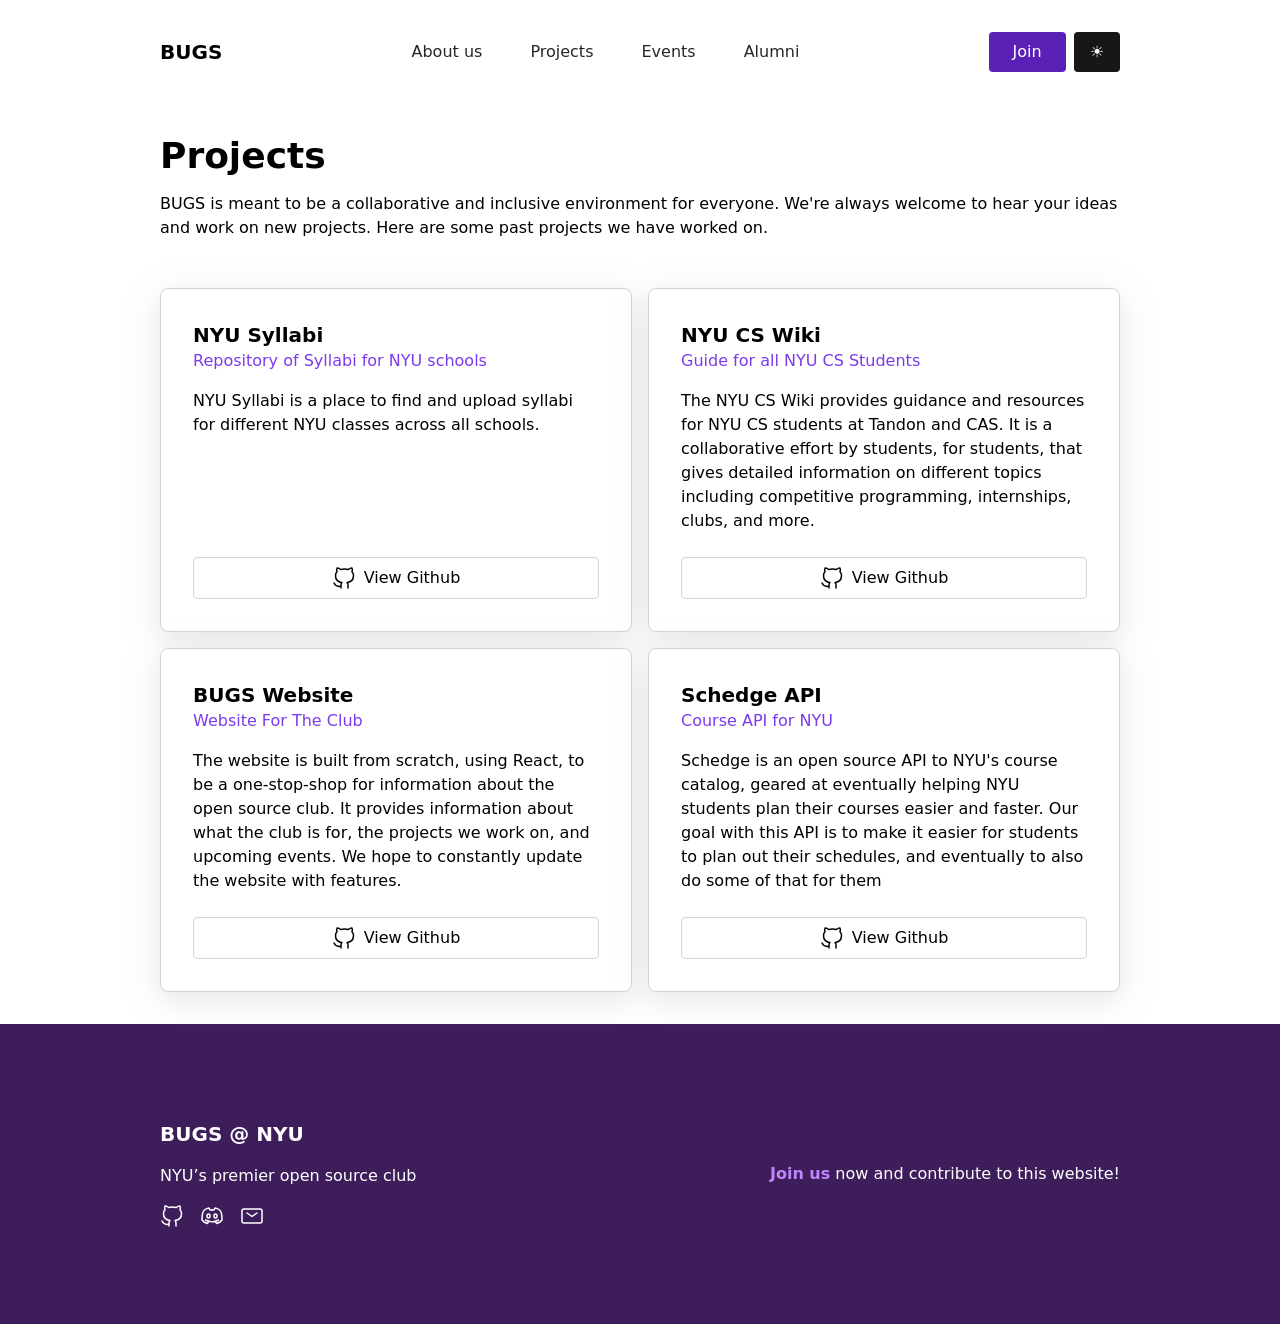
<file: projects/index.html>
<!DOCTYPE html><html><head><meta charSet="utf-8"/><meta http-equiv="x-ua-compatible" content="ie=edge"/><meta name="viewport" content="width=device-width, initial-scale=1, shrink-to-fit=no"/><meta name="generator" content="Gatsby 5.6.0"/><style data-href="/styles.759b5fa7ef268a4a8e64.css" data-identity="gatsby-global-css">/*
! tailwindcss v3.2.4 | MIT License | https://tailwindcss.com
*/*,:after,:before{border:0 solid #e5e7eb;box-sizing:border-box}:after,:before{--tw-content:""}html{-webkit-text-size-adjust:100%;font-feature-settings:normal;font-family:ui-sans-serif,system-ui,-apple-system,BlinkMacSystemFont,Segoe UI,Roboto,Helvetica Neue,Arial,Noto Sans,sans-serif,Apple Color Emoji,Segoe UI Emoji,Segoe UI Symbol,Noto Color Emoji;line-height:1.5;-moz-tab-size:4;-o-tab-size:4;tab-size:4}body{line-height:inherit;margin:0}hr{border-top-width:1px;color:inherit;height:0}abbr:where([title]){-webkit-text-decoration:underline dotted;text-decoration:underline dotted}h1,h2,h3,h4,h5,h6{font-size:inherit;font-weight:inherit}a{color:inherit;text-decoration:inherit}b,strong{font-weight:bolder}code,kbd,pre,samp{font-family:ui-monospace,SFMono-Regular,Menlo,Monaco,Consolas,Liberation Mono,Courier New,monospace;font-size:1em}small{font-size:80%}sub,sup{font-size:75%;line-height:0;position:relative;vertical-align:baseline}sub{bottom:-.25em}sup{top:-.5em}table{border-collapse:collapse;border-color:inherit;text-indent:0}button,input,optgroup,select,textarea{color:inherit;font-family:inherit;font-size:100%;font-weight:inherit;line-height:inherit;margin:0;padding:0}button,select{text-transform:none}[type=button],[type=reset],[type=submit],button{-webkit-appearance:button;background-color:transparent;background-image:none}:-moz-focusring{outline:auto}:-moz-ui-invalid{box-shadow:none}progress{vertical-align:baseline}::-webkit-inner-spin-button,::-webkit-outer-spin-button{height:auto}[type=search]{-webkit-appearance:textfield;outline-offset:-2px}::-webkit-search-decoration{-webkit-appearance:none}::-webkit-file-upload-button{-webkit-appearance:button;font:inherit}summary{display:list-item}blockquote,dd,dl,figure,h1,h2,h3,h4,h5,h6,hr,p,pre{margin:0}fieldset{margin:0}fieldset,legend{padding:0}menu,ol,ul{list-style:none;margin:0;padding:0}textarea{resize:vertical}input::-moz-placeholder,textarea::-moz-placeholder{color:#9ca3af;opacity:1}input::placeholder,textarea::placeholder{color:#9ca3af;opacity:1}[role=button],button{cursor:pointer}:disabled{cursor:default}audio,canvas,embed,iframe,img,object,svg,video{display:block;vertical-align:middle}img,video{height:auto;max-width:100%}[hidden]{display:none}*,:after,:before{--tw-border-spacing-x:0;--tw-border-spacing-y:0;--tw-translate-x:0;--tw-translate-y:0;--tw-rotate:0;--tw-skew-x:0;--tw-skew-y:0;--tw-scale-x:1;--tw-scale-y:1;--tw-pan-x: ;--tw-pan-y: ;--tw-pinch-zoom: ;--tw-scroll-snap-strictness:proximity;--tw-ordinal: ;--tw-slashed-zero: ;--tw-numeric-figure: ;--tw-numeric-spacing: ;--tw-numeric-fraction: ;--tw-ring-inset: ;--tw-ring-offset-width:0px;--tw-ring-offset-color:#fff;--tw-ring-color:rgba(59,130,246,.5);--tw-ring-offset-shadow:0 0 #0000;--tw-ring-shadow:0 0 #0000;--tw-shadow:0 0 #0000;--tw-shadow-colored:0 0 #0000;--tw-blur: ;--tw-brightness: ;--tw-contrast: ;--tw-grayscale: ;--tw-hue-rotate: ;--tw-invert: ;--tw-saturate: ;--tw-sepia: ;--tw-drop-shadow: ;--tw-backdrop-blur: ;--tw-backdrop-brightness: ;--tw-backdrop-contrast: ;--tw-backdrop-grayscale: ;--tw-backdrop-hue-rotate: ;--tw-backdrop-invert: ;--tw-backdrop-opacity: ;--tw-backdrop-saturate: ;--tw-backdrop-sepia: }::backdrop{--tw-border-spacing-x:0;--tw-border-spacing-y:0;--tw-translate-x:0;--tw-translate-y:0;--tw-rotate:0;--tw-skew-x:0;--tw-skew-y:0;--tw-scale-x:1;--tw-scale-y:1;--tw-pan-x: ;--tw-pan-y: ;--tw-pinch-zoom: ;--tw-scroll-snap-strictness:proximity;--tw-ordinal: ;--tw-slashed-zero: ;--tw-numeric-figure: ;--tw-numeric-spacing: ;--tw-numeric-fraction: ;--tw-ring-inset: ;--tw-ring-offset-width:0px;--tw-ring-offset-color:#fff;--tw-ring-color:rgba(59,130,246,.5);--tw-ring-offset-shadow:0 0 #0000;--tw-ring-shadow:0 0 #0000;--tw-shadow:0 0 #0000;--tw-shadow-colored:0 0 #0000;--tw-blur: ;--tw-brightness: ;--tw-contrast: ;--tw-grayscale: ;--tw-hue-rotate: ;--tw-invert: ;--tw-saturate: ;--tw-sepia: ;--tw-drop-shadow: ;--tw-backdrop-blur: ;--tw-backdrop-brightness: ;--tw-backdrop-contrast: ;--tw-backdrop-grayscale: ;--tw-backdrop-hue-rotate: ;--tw-backdrop-invert: ;--tw-backdrop-opacity: ;--tw-backdrop-saturate: ;--tw-backdrop-sepia: }.-m-8{margin:-2rem}.mx-auto{margin-left:auto;margin-right:auto}.mx-4{margin-left:1rem;margin-right:1rem}.my-2{margin-bottom:.5rem;margin-top:.5rem}.mb-0{margin-bottom:0}.mt-6{margin-top:1.5rem}.mt-2{margin-top:.5rem}.mt-4{margin-top:1rem}.mt-12{margin-top:3rem}.mb-16{margin-bottom:4rem}.mb-4{margin-bottom:1rem}.mb-8{margin-bottom:2rem}.mt-8{margin-top:2rem}.mb-12{margin-bottom:3rem}.block{display:block}.inline-block{display:inline-block}.flex{display:flex}.grid{display:grid}.hidden{display:none}.h-64{height:16rem}.h-full{height:100%}.h-48{height:12rem}.h-10{height:2.5rem}.h-44{height:11rem}.h-0{height:0}.min-h-screen{min-height:100vh}.min-h-\[calc\(100vh-12rem\)\]{min-height:calc(100vh - 12rem)}.w-full{width:100%}.w-10{width:2.5rem}.max-w-5xl{max-width:64rem}.flex-shrink-0{flex-shrink:0}.flex-grow,.grow{flex-grow:1}.cursor-not-allowed{cursor:not-allowed}.cursor-pointer{cursor:pointer}.resize{resize:both}.grid-cols-1{grid-template-columns:repeat(1,minmax(0,1fr))}.flex-row{flex-direction:row}.flex-col{flex-direction:column}.flex-wrap{flex-wrap:wrap}.items-start{align-items:flex-start}.items-center{align-items:center}.justify-center{justify-content:center}.justify-between{justify-content:space-between}.gap-8{gap:2rem}.gap-2{gap:.5rem}.gap-4{gap:1rem}.gap-12{gap:3rem}.gap-x-2{-moz-column-gap:.5rem;column-gap:.5rem}.gap-y-4{row-gap:1rem}.gap-x-4{-moz-column-gap:1rem;column-gap:1rem}.space-x-32>:not([hidden])~:not([hidden]){--tw-space-x-reverse:0;margin-left:calc(8rem*(1 - var(--tw-space-x-reverse)));margin-right:calc(8rem*var(--tw-space-x-reverse))}.space-y-4>:not([hidden])~:not([hidden]){--tw-space-y-reverse:0;margin-bottom:calc(1rem*var(--tw-space-y-reverse));margin-top:calc(1rem*(1 - var(--tw-space-y-reverse)))}.justify-self-end{justify-self:end}.truncate{overflow:hidden;text-overflow:ellipsis;white-space:nowrap}.rounded-sm{border-radius:.125rem}.rounded{border-radius:.25rem}.rounded-lg{border-radius:.5rem}.rounded-2xl{border-radius:1rem}.rounded-t-lg{border-top-left-radius:.5rem;border-top-right-radius:.5rem}.border{border-width:1px}.border-gray-300{--tw-border-opacity:1;border-color:rgb(209 213 219/var(--tw-border-opacity))}.bg-\[\#F9F9FF\]{--tw-bg-opacity:1;background-color:rgb(249 249 255/var(--tw-bg-opacity))}.bg-white{--tw-bg-opacity:1;background-color:rgb(255 255 255/var(--tw-bg-opacity))}.bg-neutral-900{--tw-bg-opacity:1;background-color:rgb(23 23 23/var(--tw-bg-opacity))}.bg-violet-800{--tw-bg-opacity:1;background-color:rgb(91 33 182/var(--tw-bg-opacity))}.bg-\[\#3D1E5B\]{--tw-bg-opacity:1;background-color:rgb(61 30 91/var(--tw-bg-opacity))}.object-cover{-o-object-fit:cover;object-fit:cover}.p-4{padding:1rem}.p-8{padding:2rem}.p-16{padding:4rem}.px-8{padding-left:2rem;padding-right:2rem}.py-8{padding-bottom:2rem;padding-top:2rem}.py-24{padding-bottom:6rem;padding-top:6rem}.px-2{padding-left:.5rem;padding-right:.5rem}.py-1{padding-bottom:.25rem;padding-top:.25rem}.px-4{padding-left:1rem;padding-right:1rem}.py-2{padding-bottom:.5rem;padding-top:.5rem}.py-3{padding-bottom:.75rem;padding-top:.75rem}.px-6{padding-left:1.5rem;padding-right:1.5rem}.text-center{text-align:center}.text-xl{font-size:1.25rem;line-height:1.75rem}.text-4xl{font-size:2.25rem;line-height:2.5rem}.text-2xl{font-size:1.5rem;line-height:2rem}.text-5xl{font-size:3rem;line-height:1}.text-sm{font-size:.875rem;line-height:1.25rem}.text-lg{font-size:1.125rem;line-height:1.75rem}.font-bold{font-weight:700}.font-semibold{font-weight:600}.text-purple-600{--tw-text-opacity:1;color:rgb(147 51 234/var(--tw-text-opacity))}.text-violet-600{--tw-text-opacity:1;color:rgb(124 58 237/var(--tw-text-opacity))}.text-black{--tw-text-opacity:1;color:rgb(0 0 0/var(--tw-text-opacity))}.text-white{--tw-text-opacity:1;color:rgb(255 255 255/var(--tw-text-opacity))}.text-zinc-600{--tw-text-opacity:1;color:rgb(82 82 91/var(--tw-text-opacity))}.text-purple-400{--tw-text-opacity:1;color:rgb(192 132 252/var(--tw-text-opacity))}.text-zinc-800{--tw-text-opacity:1;color:rgb(39 39 42/var(--tw-text-opacity))}.antialiased{-webkit-font-smoothing:antialiased;-moz-osx-font-smoothing:grayscale}.opacity-50{opacity:.5}.shadow{--tw-shadow:0 1px 3px 0 rgba(0,0,0,.1),0 1px 2px -1px rgba(0,0,0,.1);--tw-shadow-colored:0 1px 3px 0 var(--tw-shadow-color),0 1px 2px -1px var(--tw-shadow-color);box-shadow:var(--tw-ring-offset-shadow,0 0 #0000),var(--tw-ring-shadow,0 0 #0000),var(--tw-shadow)}.drop-shadow-\[0_8px_16px_rgba\(151\2c 151\2c 151\2c 0\.25\)\]{--tw-drop-shadow:drop-shadow(0 8px 16px hsla(0,0%,59%,.25))}.drop-shadow-\[0_8px_16px_rgba\(151\2c 151\2c 151\2c 0\.25\)\],.filter{filter:var(--tw-blur) var(--tw-brightness) var(--tw-contrast) var(--tw-grayscale) var(--tw-hue-rotate) var(--tw-invert) var(--tw-saturate) var(--tw-sepia) var(--tw-drop-shadow)}.transition-colors{transition-duration:.15s;transition-property:color,background-color,border-color,text-decoration-color,fill,stroke;transition-timing-function:cubic-bezier(.4,0,.2,1)}.transition{transition-duration:.15s;transition-property:color,background-color,border-color,text-decoration-color,fill,stroke,opacity,box-shadow,transform,filter,-webkit-backdrop-filter;transition-property:color,background-color,border-color,text-decoration-color,fill,stroke,opacity,box-shadow,transform,filter,backdrop-filter;transition-property:color,background-color,border-color,text-decoration-color,fill,stroke,opacity,box-shadow,transform,filter,backdrop-filter,-webkit-backdrop-filter;transition-timing-function:cubic-bezier(.4,0,.2,1)}.transition-height{transition-duration:.15s;transition-property:height;transition-timing-function:cubic-bezier(.4,0,.2,1)}.duration-100{transition-duration:.1s}.hover\:bg-gray-100:hover{--tw-bg-opacity:1;background-color:rgb(243 244 246/var(--tw-bg-opacity))}.hover\:bg-neutral-800:hover{--tw-bg-opacity:1;background-color:rgb(38 38 38/var(--tw-bg-opacity))}.hover\:bg-violet-600:hover{--tw-bg-opacity:1;background-color:rgb(124 58 237/var(--tw-bg-opacity))}.hover\:bg-gray-200:hover{--tw-bg-opacity:1;background-color:rgb(229 231 235/var(--tw-bg-opacity))}.dark .dark\:border-gray-300{--tw-border-opacity:1;border-color:rgb(209 213 219/var(--tw-border-opacity))}.dark .dark\:border-neutral-700{--tw-border-opacity:1;border-color:rgb(64 64 64/var(--tw-border-opacity))}.dark .dark\:bg-neutral-800{--tw-bg-opacity:1;background-color:rgb(38 38 38/var(--tw-bg-opacity))}.dark .dark\:bg-neutral-900{--tw-bg-opacity:1;background-color:rgb(23 23 23/var(--tw-bg-opacity))}.dark .dark\:bg-zinc-900{--tw-bg-opacity:1;background-color:rgb(24 24 27/var(--tw-bg-opacity))}.dark .dark\:text-white{--tw-text-opacity:1;color:rgb(255 255 255/var(--tw-text-opacity))}.dark .dark\:text-zinc-400{--tw-text-opacity:1;color:rgb(161 161 170/var(--tw-text-opacity))}.dark .dark\:text-stone-100{--tw-text-opacity:1;color:rgb(245 245 244/var(--tw-text-opacity))}.dark .dark\:hover\:bg-neutral-600:hover{--tw-bg-opacity:1;background-color:rgb(82 82 82/var(--tw-bg-opacity))}.dark .dark\:hover\:bg-neutral-800:hover{--tw-bg-opacity:1;background-color:rgb(38 38 38/var(--tw-bg-opacity))}@media (min-width:640px){.sm\:grid-cols-2{grid-template-columns:repeat(2,minmax(0,1fr))}}@media (min-width:768px){.md\:mt-0{margin-top:0}.md\:mb-0{margin-bottom:0}.md\:block{display:block}.md\:inline-block{display:inline-block}.md\:flex{display:flex}.md\:hidden{display:none}.md\:h-auto{height:auto}.md\:w-auto{width:auto}.md\:flex-grow{flex-grow:1}.md\:grid-cols-2{grid-template-columns:repeat(2,minmax(0,1fr))}.md\:flex-row{flex-direction:row}.md\:items-center{align-items:center}.md\:justify-center{justify-content:center}.md\:gap-0{gap:0}.md\:space-x-4>:not([hidden])~:not([hidden]){--tw-space-x-reverse:0;margin-left:calc(1rem*(1 - var(--tw-space-x-reverse)));margin-right:calc(1rem*var(--tw-space-x-reverse))}.md\:space-y-0>:not([hidden])~:not([hidden]){--tw-space-y-reverse:0;margin-bottom:calc(0px*var(--tw-space-y-reverse));margin-top:calc(0px*(1 - var(--tw-space-y-reverse)))}.md\:space-x-12>:not([hidden])~:not([hidden]){--tw-space-x-reverse:0;margin-left:calc(3rem*(1 - var(--tw-space-x-reverse)));margin-right:calc(3rem*var(--tw-space-x-reverse))}}@media (min-width:1024px){.lg\:grid-cols-3{grid-template-columns:repeat(3,minmax(0,1fr))}.lg\:py-28{padding-bottom:7rem;padding-top:7rem}.lg\:text-8xl{font-size:6rem;line-height:1}}.dark .\[\&\>path\]\:dark\:fill-white>path{fill:#fff}</style><style>.gatsby-image-wrapper{position:relative;overflow:hidden}.gatsby-image-wrapper picture.object-fit-polyfill{position:static!important}.gatsby-image-wrapper img{bottom:0;height:100%;left:0;margin:0;max-width:none;padding:0;position:absolute;right:0;top:0;width:100%;object-fit:cover}.gatsby-image-wrapper [data-main-image]{opacity:0;transform:translateZ(0);transition:opacity .25s linear;will-change:opacity}.gatsby-image-wrapper-constrained{display:inline-block;vertical-align:top}</style><noscript><style>.gatsby-image-wrapper noscript [data-main-image]{opacity:1!important}.gatsby-image-wrapper [data-placeholder-image]{opacity:0!important}</style></noscript><script type="module">const e="undefined"!=typeof HTMLImageElement&&"loading"in HTMLImageElement.prototype;e&&document.body.addEventListener("load",(function(e){const t=e.target;if(void 0===t.dataset.mainImage)return;if(void 0===t.dataset.gatsbyImageSsr)return;let a=null,n=t;for(;null===a&&n;)void 0!==n.parentNode.dataset.gatsbyImageWrapper&&(a=n.parentNode),n=n.parentNode;const o=a.querySelector("[data-placeholder-image]"),r=new Image;r.src=t.currentSrc,r.decode().catch((()=>{})).then((()=>{t.style.opacity=1,o&&(o.style.opacity=0,o.style.transition="opacity 500ms linear")}))}),!0);</script><link rel="sitemap" type="application/xml" href="/sitemap-index.xml"/><link rel="icon" href="/favicon-32x32.png?v=020940748c1f26abe38ecc937d8e483f" type="image/png"/><link rel="manifest" href="/manifest.webmanifest" crossorigin="anonymous"/><link rel="apple-touch-icon" sizes="48x48" href="/icons/icon-48x48.png?v=020940748c1f26abe38ecc937d8e483f"/><link rel="apple-touch-icon" sizes="72x72" href="/icons/icon-72x72.png?v=020940748c1f26abe38ecc937d8e483f"/><link rel="apple-touch-icon" sizes="96x96" href="/icons/icon-96x96.png?v=020940748c1f26abe38ecc937d8e483f"/><link rel="apple-touch-icon" sizes="144x144" href="/icons/icon-144x144.png?v=020940748c1f26abe38ecc937d8e483f"/><link rel="apple-touch-icon" sizes="192x192" href="/icons/icon-192x192.png?v=020940748c1f26abe38ecc937d8e483f"/><link rel="apple-touch-icon" sizes="256x256" href="/icons/icon-256x256.png?v=020940748c1f26abe38ecc937d8e483f"/><link rel="apple-touch-icon" sizes="384x384" href="/icons/icon-384x384.png?v=020940748c1f26abe38ecc937d8e483f"/><link rel="apple-touch-icon" sizes="512x512" href="/icons/icon-512x512.png?v=020940748c1f26abe38ecc937d8e483f"/><title data-gatsby-head="true">Projects</title></head><body><div id="___gatsby"><div style="outline:none" tabindex="-1" id="gatsby-focus-wrapper"><div class="min-h-screen antialiased dark"><div class="light:bg-white dark:bg-zinc-900"><header><nav class="flex max-w-5xl mx-auto items-center justify-between flex-wrap p-8"><div class="flex items-center flex-shrink-0"><a class="text-xl font-bold dark:text-stone-100" href="/">BUGS</a></div><div class="block md:hidden"><button class="flex w-10 h-10 items-center justify-center"><svg width="1.5em" height="1.5em" stroke-width="1.5" viewBox="0 0 24 24" fill="none" xmlns="http://www.w3.org/2000/svg" color="currentColor"><path d="M3 5h18M3 12h18M3 19h18" stroke="currentColor" stroke-linecap="round" stroke-linejoin="round"></path></svg></button></div><div class="h-0 w-full block truncate flex-grow mt-2 transition-height duration-100 md:mt-0 md:flex md:items-center md:w-auto md:h-auto"><div class="md:flex md:flex-row md:flex-grow md:space-x-12 md:justify-center"><a class="text-zinc-800 block mb-4 md:mb-0 md:inline-block dark:text-stone-100" href="/about/">About us</a><a aria-current="page" class="text-zinc-800 block mb-4 md:mb-0 md:inline-block dark:text-stone-100" href="/projects/">Projects</a><a class="text-zinc-800 block mb-4 md:mb-0 md:inline-block dark:text-stone-100" href="/events/">Events</a><a class="text-zinc-800 block mb-4 md:mb-0 md:inline-block dark:text-stone-100" href="/alumni/">Alumni</a></div><div class="md:flex md:flex-row gap-2"><a href="https://discord.gg/75jgtXy7rz"><button class="px-4 py-2 rounded bg-violet-800 hover:bg-violet-600 text-white px-6">Join</button></a><button class="px-4 py-2 rounded bg-neutral-900 dark:bg-neutral-800 hover:bg-neutral-800 dark:hover:bg-neutral-600 text-white pv-6">🌙</button></div></div></nav></header><main class="w-full min-h-[calc(100vh-12rem)] dark:text-white"><div class="max-w-5xl mx-auto px-8 flex flex-col py-8"><h2 class="text-4xl font-bold">Projects</h2><p class="mt-4">BUGS is meant to be a collaborative and inclusive environment for everyone. We&#x27;re always welcome to hear your ideas and work on new projects. Here are some past projects we have worked on.</p><div class="mt-12 grid grid-cols-1 gap-4 md:grid-cols-2"><a href="https://nyusyllabi.com/" target="_blank" class="bg-white border-gray-300 border dark:bg-neutral-900 dark:border-neutral-700 cursor-pointer hover:bg-gray-200 dark:hover:bg-neutral-800 transition-colors p-8 rounded-lg drop-shadow-[0_8px_16px_rgba(151,151,151,0.25)]"><div class="h-full flex flex-col"><h2 class="text-xl font-bold">NYU Syllabi</h2><p class="text-violet-600">Repository of Syllabi for NYU schools</p><p class="grow mt-4">NYU Syllabi is a place to find and upload syllabi for different NYU classes across all schools.</p><a class="mt-6 justify-self-end" href="https://github.com/BUGS-NYU/nyu-syllabi/" target="_blank" rel="noopener noreferrer"><button class="px-4 py-2 rounded bg-white dark:bg-neutral-900 dark:border-gray-300 border-gray-300 border hover:bg-gray-100 text-black dark:text-white w-full flex gap-2 justify-center "><svg width="1.5em" height="1.5em" stroke-width="1.5" viewBox="0 0 24 24" fill="none" xmlns="http://www.w3.org/2000/svg" color="currentColor" class="inline-block"><path d="M16 22.027v-2.87a3.37 3.37 0 00-.94-2.61c3.14-.35 6.44-1.54 6.44-7a5.44 5.44 0 00-1.5-3.75 5.07 5.07 0 00-.09-3.77s-1.18-.35-3.91 1.48a13.38 13.38 0 00-7 0c-2.73-1.83-3.91-1.48-3.91-1.48A5.07 5.07 0 005 5.797a5.44 5.44 0 00-1.5 3.78c0 5.42 3.3 6.61 6.44 7a3.37 3.37 0 00-.94 2.58v2.87M9 20.027c-3 .973-5.5 0-7-3" stroke="currentColor" stroke-linecap="round" stroke-linejoin="round"></path></svg> View Github</button></a></div></a><a href="https://nyucswiki.com/" target="_blank" class="bg-white border-gray-300 border dark:bg-neutral-900 dark:border-neutral-700 cursor-pointer hover:bg-gray-200 dark:hover:bg-neutral-800 transition-colors p-8 rounded-lg drop-shadow-[0_8px_16px_rgba(151,151,151,0.25)]"><div class="h-full flex flex-col"><h2 class="text-xl font-bold">NYU CS Wiki</h2><p class="text-violet-600">Guide for all NYU CS Students</p><p class="grow mt-4">The NYU CS Wiki provides guidance and resources for NYU CS students at Tandon and CAS. It is a collaborative effort by students, for students, that gives detailed information on different topics including competitive programming, internships, clubs, and more.</p><a class="mt-6 justify-self-end" href="https://github.com/BUGS-NYU/nyu-cs-wiki/" target="_blank" rel="noopener noreferrer"><button class="px-4 py-2 rounded bg-white dark:bg-neutral-900 dark:border-gray-300 border-gray-300 border hover:bg-gray-100 text-black dark:text-white w-full flex gap-2 justify-center"><svg width="1.5em" height="1.5em" stroke-width="1.5" viewBox="0 0 24 24" fill="none" xmlns="http://www.w3.org/2000/svg" color="currentColor" class="inline-block"><path d="M16 22.027v-2.87a3.37 3.37 0 00-.94-2.61c3.14-.35 6.44-1.54 6.44-7a5.44 5.44 0 00-1.5-3.75 5.07 5.07 0 00-.09-3.77s-1.18-.35-3.91 1.48a13.38 13.38 0 00-7 0c-2.73-1.83-3.91-1.48-3.91-1.48A5.07 5.07 0 005 5.797a5.44 5.44 0 00-1.5 3.78c0 5.42 3.3 6.61 6.44 7a3.37 3.37 0 00-.94 2.58v2.87M9 20.027c-3 .973-5.5 0-7-3" stroke="currentColor" stroke-linecap="round" stroke-linejoin="round"></path></svg> View Github</button></a></div></a><a href="https://bugsnyu.com/" target="_blank" class="bg-white border-gray-300 border dark:bg-neutral-900 dark:border-neutral-700 cursor-pointer hover:bg-gray-200 dark:hover:bg-neutral-800 transition-colors p-8 rounded-lg drop-shadow-[0_8px_16px_rgba(151,151,151,0.25)]"><div class="h-full flex flex-col"><h2 class="text-xl font-bold">BUGS Website</h2><p class="text-violet-600">Website For The Club</p><p class="grow mt-4">The website is built from scratch, using React, to be a one-stop-shop for information about the open source club. It provides information about what the club is for, the projects we work on, and upcoming events. We hope to constantly update the website with features.</p><a class="mt-6" href="https://github.com/BUGS-NYU/bugs-website" target="_blank" rel="noopener noreferrer"><button class="px-4 py-2 rounded bg-white dark:bg-neutral-900 dark:border-gray-300 border-gray-300 border hover:bg-gray-100 text-black dark:text-white w-full flex gap-2 justify-center"><svg width="1.5em" height="1.5em" stroke-width="1.5" viewBox="0 0 24 24" fill="none" xmlns="http://www.w3.org/2000/svg" color="currentColor" class="inline-block"><path d="M16 22.027v-2.87a3.37 3.37 0 00-.94-2.61c3.14-.35 6.44-1.54 6.44-7a5.44 5.44 0 00-1.5-3.75 5.07 5.07 0 00-.09-3.77s-1.18-.35-3.91 1.48a13.38 13.38 0 00-7 0c-2.73-1.83-3.91-1.48-3.91-1.48A5.07 5.07 0 005 5.797a5.44 5.44 0 00-1.5 3.78c0 5.42 3.3 6.61 6.44 7a3.37 3.37 0 00-.94 2.58v2.87M9 20.027c-3 .973-5.5 0-7-3" stroke="currentColor" stroke-linecap="round" stroke-linejoin="round"></path></svg> View Github</button></a></div></a><a href="https://nyu.a1liu.com/api/" target="_blank" class="bg-white border-gray-300 border dark:bg-neutral-900 dark:border-neutral-700 cursor-pointer hover:bg-gray-200 dark:hover:bg-neutral-800 transition-colors p-8 rounded-lg drop-shadow-[0_8px_16px_rgba(151,151,151,0.25)]"><div class="h-full flex flex-col"><h2 class="text-xl font-bold">Schedge API</h2><p class="text-violet-600">Course API for NYU</p><p class="grow mt-4">Schedge is an open source API to NYU&#x27;s course catalog, geared at eventually helping NYU students plan their courses easier and faster. Our goal with this API is to make it easier for students to plan out their schedules, and eventually to also do some of that for them</p><a class="mt-6 justify-self-end" href="https://github.com/A1Liu/schedge" target="_blank" rel="noopener noreferrer"><button class="px-4 py-2 rounded bg-white dark:bg-neutral-900 dark:border-gray-300 border-gray-300 border hover:bg-gray-100 text-black dark:text-white w-full flex gap-2 justify-center"><svg width="1.5em" height="1.5em" stroke-width="1.5" viewBox="0 0 24 24" fill="none" xmlns="http://www.w3.org/2000/svg" color="currentColor" class="inline-block"><path d="M16 22.027v-2.87a3.37 3.37 0 00-.94-2.61c3.14-.35 6.44-1.54 6.44-7a5.44 5.44 0 00-1.5-3.75 5.07 5.07 0 00-.09-3.77s-1.18-.35-3.91 1.48a13.38 13.38 0 00-7 0c-2.73-1.83-3.91-1.48-3.91-1.48A5.07 5.07 0 005 5.797a5.44 5.44 0 00-1.5 3.78c0 5.42 3.3 6.61 6.44 7a3.37 3.37 0 00-.94 2.58v2.87M9 20.027c-3 .973-5.5 0-7-3" stroke="currentColor" stroke-linecap="round" stroke-linejoin="round"></path></svg> View Github</button></a></div></a></div></div></main><footer class="w-full bg-[#3D1E5B] text-white"><div class="mx-auto max-w-5xl px-8 py-24 flex flex-col gap-12 items-start justify-between md:flex-row md:items-center md:gap-0"><div class="flex flex-col gap-y-4"><p class="text-xl font-bold">BUGS @ NYU</p><p>NYU’s premier open source club</p><div class="flex flex-row gap-x-4"><a href="https://github.com/BUGS-NYU" target="_blank" rel="noopener noreferrer"><svg width="1.5em" height="1.5em" stroke-width="1.5" viewBox="0 0 24 24" fill="none" xmlns="http://www.w3.org/2000/svg" color="currentColor"><path d="M16 22.027v-2.87a3.37 3.37 0 00-.94-2.61c3.14-.35 6.44-1.54 6.44-7a5.44 5.44 0 00-1.5-3.75 5.07 5.07 0 00-.09-3.77s-1.18-.35-3.91 1.48a13.38 13.38 0 00-7 0c-2.73-1.83-3.91-1.48-3.91-1.48A5.07 5.07 0 005 5.797a5.44 5.44 0 00-1.5 3.78c0 5.42 3.3 6.61 6.44 7a3.37 3.37 0 00-.94 2.58v2.87M9 20.027c-3 .973-5.5 0-7-3" stroke="currentColor" stroke-linecap="round" stroke-linejoin="round"></path></svg></a><a href="https://discord.com/invite/75jgtXy7rz" target="_blank" rel="noopener noreferrer"><svg width="1.5em" height="1.5em" viewBox="0 0 24 24" stroke-width="1.5" fill="none" xmlns="http://www.w3.org/2000/svg" color="currentColor"><path d="M5.5 16c5 2.5 8 2.5 13 0M15.5 17.5l1 2s4.171-1.328 5.5-3.5c0-1 .53-8.147-3-10.5-1.5-1-4-1.5-4-1.5l-1 2h-2" stroke="currentColor" stroke-linecap="round" stroke-linejoin="round"></path><path d="M8.528 17.5l-1 2s-4.171-1.328-5.5-3.5c0-1-.53-8.147 3-10.5 1.5-1 4-1.5 4-1.5l1 2h2" stroke="currentColor" stroke-linecap="round" stroke-linejoin="round"></path><path d="M8.5 14c-.828 0-1.5-.895-1.5-2s.672-2 1.5-2 1.5.895 1.5 2-.672 2-1.5 2zM15.5 14c-.828 0-1.5-.895-1.5-2s.672-2 1.5-2 1.5.895 1.5 2-.672 2-1.5 2z" stroke="currentColor" stroke-linecap="round" stroke-linejoin="round"></path></svg></a><a href="mailto:bugsnyu@gmail.com" target="_blank" rel="noopener noreferrer"><svg width="1.5em" height="1.5em" stroke-width="1.5" viewBox="0 0 24 24" fill="none" xmlns="http://www.w3.org/2000/svg" color="currentColor"><path d="M7 9l5 3.5L17 9" stroke="currentColor" stroke-linecap="round" stroke-linejoin="round"></path><path d="M2 17V7a2 2 0 012-2h16a2 2 0 012 2v10a2 2 0 01-2 2H4a2 2 0 01-2-2z" stroke="currentColor"></path></svg></a></div></div><p><a href="https://discord.com/invite/75jgtXy7rz" class="text-purple-400 font-bold" target="_blank" rel="noopener noreferrer">Join us</a> <!-- -->now and contribute to this website!</p></div></footer></div></div></div><div id="gatsby-announcer" style="position:absolute;top:0;width:1px;height:1px;padding:0;overflow:hidden;clip:rect(0, 0, 0, 0);white-space:nowrap;border:0" aria-live="assertive" aria-atomic="true"></div></div><script id="gatsby-script-loader">/*<![CDATA[*/window.pagePath="/projects/";/*]]>*/</script><!-- slice-start id="_gatsby-scripts-1" -->
          <script
            id="gatsby-chunk-mapping"
          >
            window.___chunkMapping="{\"app\":[\"/app-4a33805ec63f6f5302e5.js\"],\"component---src-pages-404-tsx\":[\"/component---src-pages-404-tsx-ffa67ae2af5c34a2a3c3.js\"],\"component---src-pages-about-tsx\":[\"/component---src-pages-about-tsx-d0de1e36c99c0cbbdd39.js\"],\"component---src-pages-alumni-tsx\":[\"/component---src-pages-alumni-tsx-fe705cfac41a108fdf9f.js\"],\"component---src-pages-events-tsx\":[\"/component---src-pages-events-tsx-b50c0464fce7db7c4005.js\"],\"component---src-pages-index-tsx\":[\"/component---src-pages-index-tsx-8988052d74b2983cfa9d.js\"],\"component---src-pages-projects-tsx\":[\"/component---src-pages-projects-tsx-4e4f26d50c821195b29a.js\"]}";
          </script>
        <script>window.___webpackCompilationHash="fc4cb433974c010559b7";</script><script src="/webpack-runtime-a85d0d274c1a434b1560.js" async></script><script src="/framework-828d1609012a63ca8b04.js" async></script><script src="/app-4a33805ec63f6f5302e5.js" async></script><!-- slice-end id="_gatsby-scripts-1" --></body></html>
</file>
